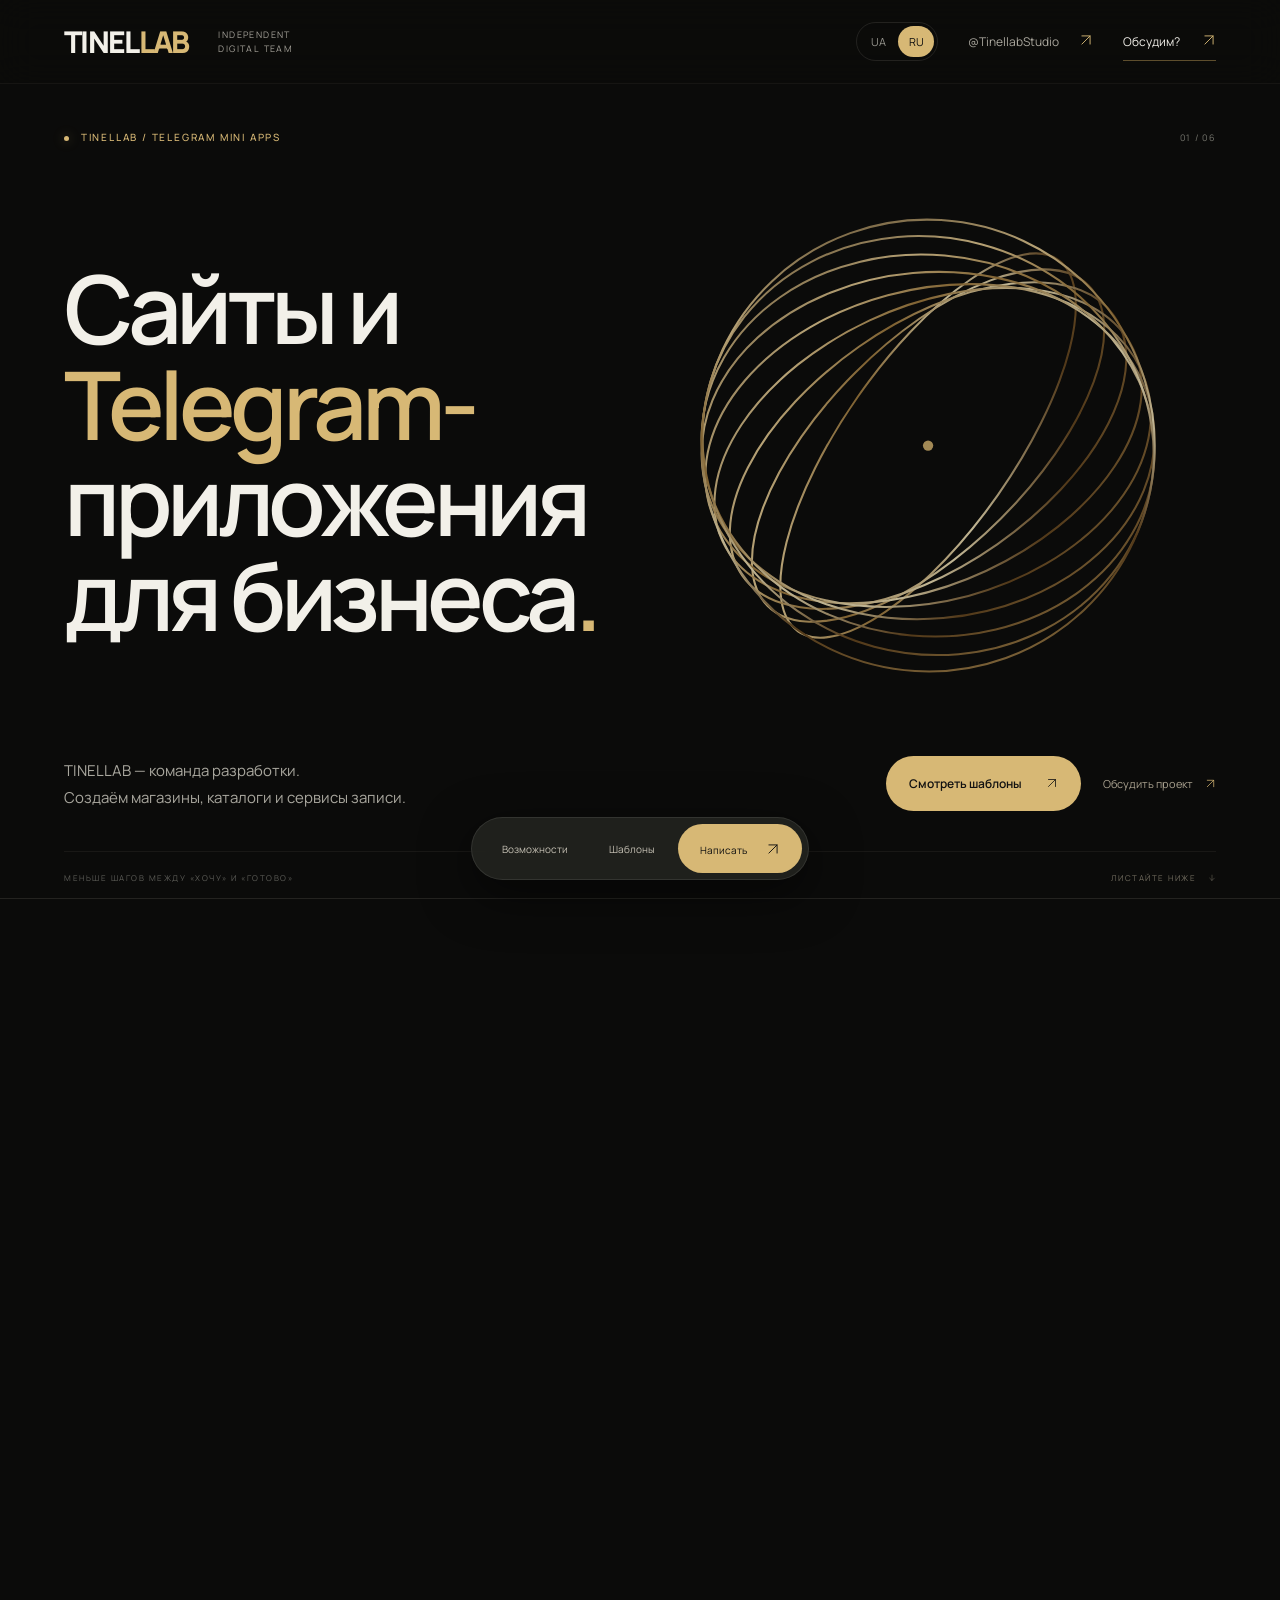
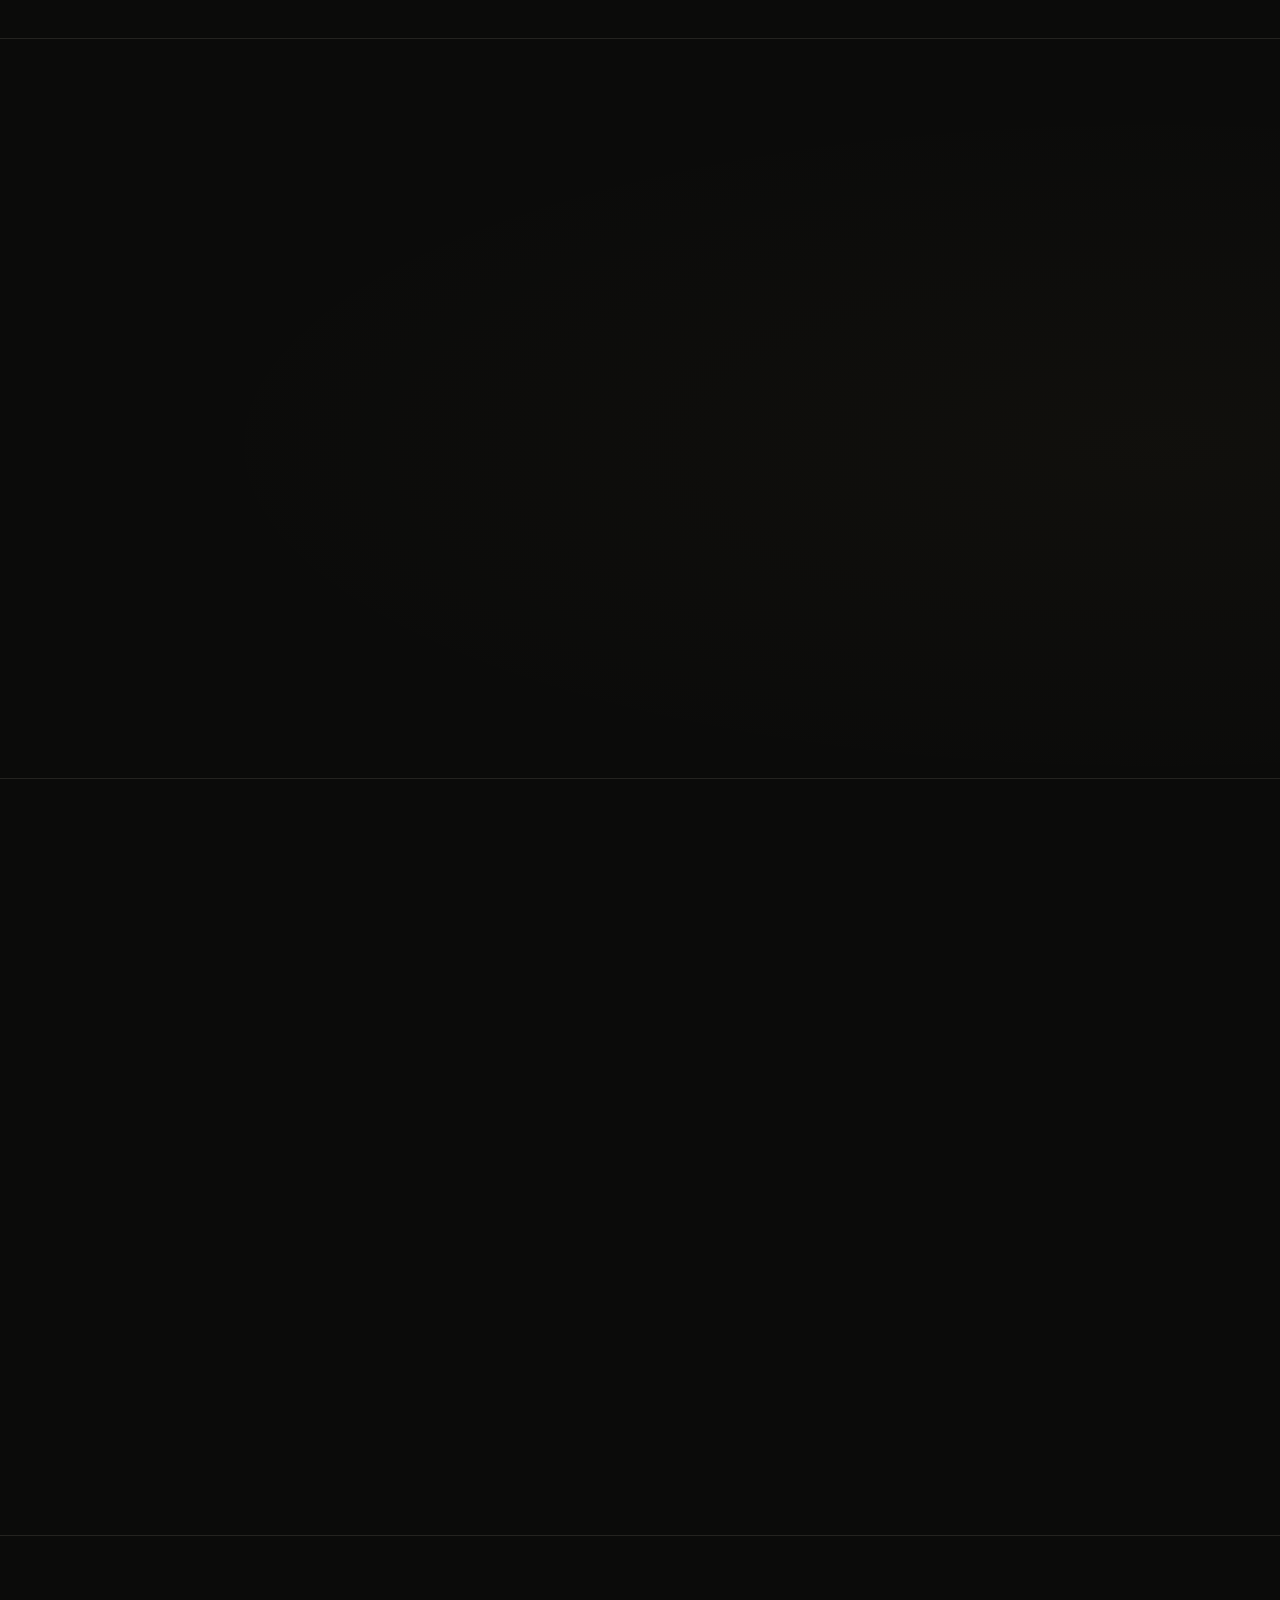
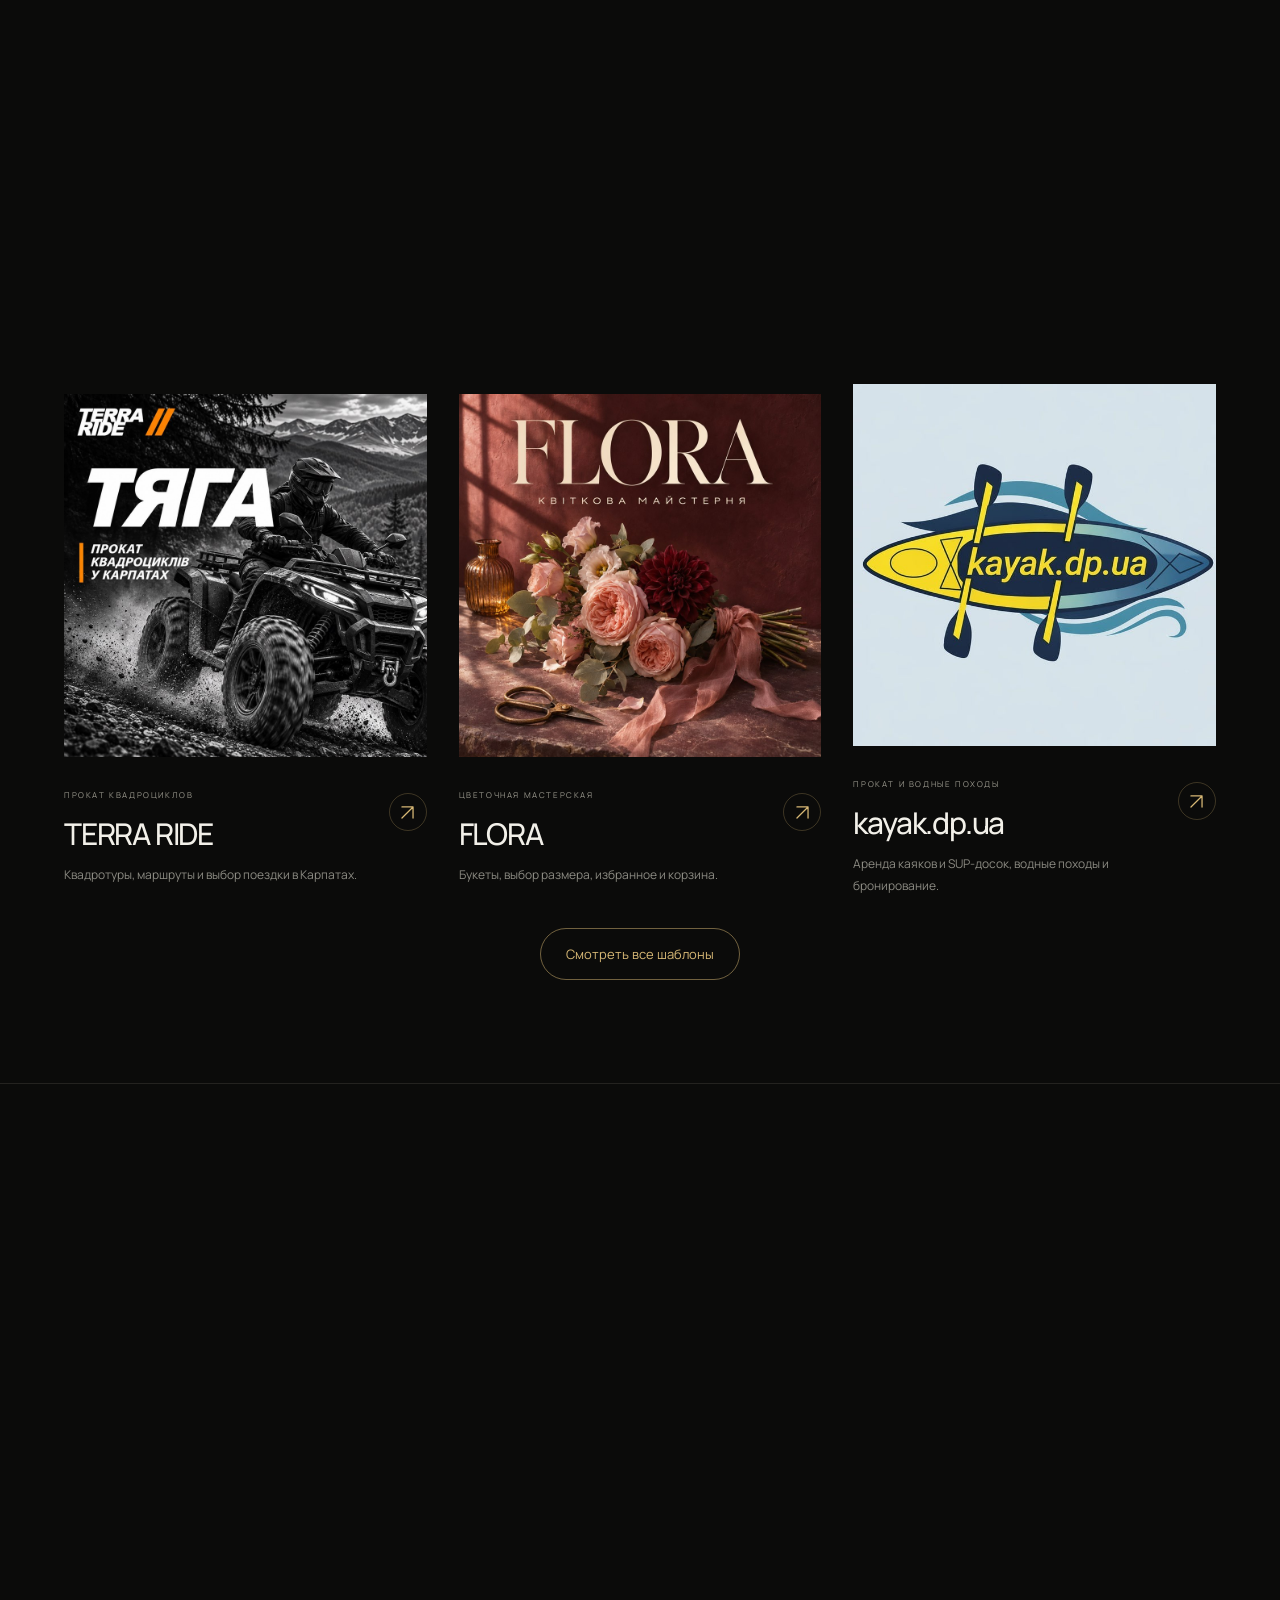
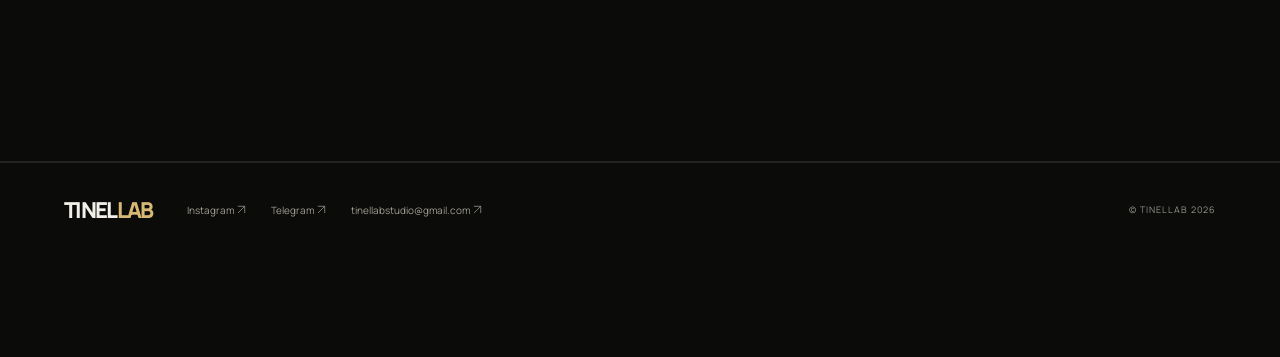
<file: index.html>
<!doctype html>
<html lang="ru" data-motion="full">
<head>
<meta charset="utf-8"><meta name="viewport" content="width=device-width,initial-scale=1,viewport-fit=cover">
<meta name="theme-color" content="#0b0b0a"><meta name="description" content="TINELLAB — разработка сайтов и Telegram-приложений для бизнеса. Магазины, каталоги и сервисы записи.">
<title>TINELLAB — сайты и Telegram-приложения для бизнеса</title>
<link rel="stylesheet" href="assets/css/main.css?v=gallery"><link rel="stylesheet" href="assets/css/premium.css?v=bottom-launch"><link rel="stylesheet" href="assets/css/contact.css">
<script defer src="assets/js/icons.js"></script><script defer src="assets/js/boot.js"></script><script defer src="data/projects.js?v=terra-cover"></script><script defer src="assets/js/player.js?v=kayak"></script><script defer src="assets/js/app.js?v=preview"></script><script defer src="assets/js/contact.js?v=field-feedback"></script><script defer src="assets/js/premium.js"></script>
<script async src="https://telegram.org/js/telegram-web-app.js" onload="window.dispatchEvent(new Event('telegram-ready'))"></script>
<link rel="stylesheet" href="assets/css/icons.css"><link rel="stylesheet" href="assets/css/story.css?v=clean-solution"><link rel="stylesheet" href="assets/css/project-covers.css?v=3"><script defer src="assets/js/scroll-scenes.js"></script><link rel="stylesheet" href="assets/css/language.css?v=motion"><script defer src="assets/js/i18n.js?v=preview"></script><link rel="stylesheet" href="assets/css/contact-feedback.css"><link rel="stylesheet" href="assets/css/catalog-expand.css"></head>
<body>
<div id="boot" hidden role="status" aria-label="Подготовка портфолио"><div class="boot-logo">TINELLAB</div><div class="boot-track" role="progressbar" aria-label="Готовность интерфейса" aria-valuemin="0" aria-valuemax="100" aria-valuenow="8"><i></i></div><div class="boot-label">Идея обретает форму</div></div>
<script>document.getElementById('boot').hidden=false;window.bootDeadline=setTimeout(function(){document.getElementById('boot').hidden=true},6000)</script>
<header class="topbar"><a class="brand" href="#home" aria-label="TINELLAB — главная">TINEL<span>LAB</span></a><span class="studio-caption">INDEPENDENT<br>DIGITAL TEAM</span><div class="language-picker" role="group" aria-label="Мова / Язык"><button type="button" data-language="uk" aria-pressed="false" lang="uk">UA</button><button type="button" data-language="ru" aria-pressed="true" lang="ru">RU</button></div><a class="header-contact" href="https://t.me/TinellabStudio" target="_blank" rel="noopener">@TinellabStudio <span>↗</span></a><button type="button" class="header-write" data-contact aria-label="Обсудить проект">Обсудим? <span>↗</span></button></header>
<main class="tma-story">
<section class="hero story-section" id="home" aria-labelledby="hero-title">
 <div class="hero-meta motion-item"><p class="eyebrow"><span class="dot"></span> TINELLAB / TELEGRAM MINI APPS</p><span class="story-index">01 / 06</span></div>
 <div class="hero-composition">
  <div class="hero-art" aria-hidden="true"><svg viewBox="0 0 600 620" fill="none"><defs><linearGradient id="metal" x1="100" y1="80" x2="500" y2="550" gradientUnits="userSpaceOnUse"><stop stop-color="#4c3517"/><stop offset=".24" stop-color="#f1d69b"/><stop offset=".39" stop-color="#a78040"/><stop offset=".55" stop-color="#fff0c3"/><stop offset=".72" stop-color="#6b4a20"/><stop offset="1" stop-color="#d6b46f"/></linearGradient></defs><g stroke="url(#metal)" stroke-width="2"><ellipse cx="300" cy="310" rx="220" ry="83" transform="rotate(-55 300 310)"/><ellipse cx="300" cy="310" rx="220" ry="100" transform="rotate(-45 300 310)"/><ellipse cx="300" cy="310" rx="220" ry="117" transform="rotate(-35 300 310)"/><ellipse cx="300" cy="310" rx="220" ry="134" transform="rotate(-25 300 310)"/><ellipse cx="300" cy="310" rx="220" ry="151" transform="rotate(-15 300 310)"/><ellipse cx="300" cy="310" rx="220" ry="168" transform="rotate(-5 300 310)"/><ellipse cx="300" cy="310" rx="220" ry="185" transform="rotate(5 300 310)"/><ellipse cx="300" cy="310" rx="220" ry="202" transform="rotate(15 300 310)"/><ellipse cx="300" cy="310" rx="220" ry="219" transform="rotate(25 300 310)"/></g><circle cx="300" cy="310" r="5" fill="#d6b46f"/></svg></div>
  <h1 class="motion-item" id="hero-title"><span class="hero-line">Сайты и</span><span class="hero-line hero-line-gold">Telegram-</span><span class="hero-line">приложения</span><span class="hero-line">для бизнеса<span class="gold-period">.</span></span></h1>
 </div>
 <div class="hero-bottom motion-item"><p class="intro">TINELLAB — команда разработки.<br>Создаём магазины, каталоги и сервисы записи.</p><div class="story-actions"><a class="button gold" href="#projects">Смотреть шаблоны <span>↗</span></a><button class="text-contact" type="button" data-contact>Обсудить проект <span>↗</span></button></div></div>
 <div class="hero-footer motion-item"><span>МЕНЬШЕ ШАГОВ МЕЖДУ «ХОЧУ» И «ГОТОВО»</span><a href="#friction" aria-label="Узнать больше">ЛИСТАЙТЕ НИЖЕ <span>↓</span></a></div>
</section>

<section class="story-section friction-section" id="friction" aria-labelledby="friction-title">
 <div class="story-section-meta motion-item"><p class="eyebrow">02 / ЗНАКОМО?</p><span class="story-index">THE EVERYDAY FRICTION</span></div>
 <div class="friction-layout"><div class="friction-intro motion-item"><h2 id="friction-title">Больше дела.<br><span>Меньше<br>переписок.</span></h2><div class="friction-ornament" aria-hidden="true"><span>ВРЕМЯ</span><svg viewBox="0 0 240 180" fill="none"><path d="M20 145C70 145 45 30 120 30S170 145 220 145" stroke="currentColor"/><path d="M20 130C65 130 55 45 120 45S175 130 220 130M20 115C70 115 70 60 120 60S170 115 220 115" stroke="currentColor" opacity=".3"/><circle cx="120" cy="30" r="5" fill="currentColor"/></svg><span>ДЛЯ ВАЖНОГО</span></div></div>
 <div class="friction-list"><article class="friction-row motion-item"><span class="row-index">01</span><div><h3>«А сколько стоит?»</h3><p>Одни и те же вопросы забирают время.</p></div><svg class="editorial-icon" viewBox="0 0 32 32" fill="none" aria-hidden="true"><path d="M5 6h22v16H15l-7 5v-5H5V6Z"/><path d="M11 12h10M11 17h6"/></svg></article><article class="friction-row motion-item"><span class="row-index">02</span><div><h3>Заявки среди сообщений.</h3><p>Важные детали приходится собирать вручную.</p></div><svg class="editorial-icon" viewBox="0 0 32 32" fill="none" aria-hidden="true"><rect x="8" y="5" width="19" height="22" rx="2"/><path d="M5 9H3v20h19M13 12h9M13 17h9M13 22h5"/></svg></article><article class="friction-row motion-item"><span class="row-index">03</span><div><h3>Клиент ушёл. Что дальше?</h3><p>Для следующего визита нужен удобный повод.</p></div><svg class="editorial-icon" viewBox="0 0 32 32" fill="none" aria-hidden="true"><path d="M25 14a10 10 0 1 0 0 8M25 5v9h-9"/><path d="M16 11v6l4 3"/></svg></article></div></div>
</section>

<section class="story-section solution-section" id="approach" aria-labelledby="solution-title">
 <div class="story-section-meta motion-item"><p class="eyebrow">03 / ВАШ БИЗНЕС. ОДНО ПРИЛОЖЕНИЕ.</p><span class="story-index">FROM INTEREST TO ACTION</span></div>
 <div class="solution-layout"><div class="solution-content"><h2 class="motion-item" id="solution-title">Выбрать.<br>Оформить.<br><span>Готово.</span></h2><p class="story-copy motion-item">Каталог, заказ или запись —<br>в понятном клиенту интерфейсе.</p><div class="solution-steps"><article class="motion-item"><span>01</span><div><h3>Клиент выбирает</h3></div></article><article class="motion-item"><span>02</span><div><h3>Оставляет заявку</h3></div></article><article class="motion-item"><span>03</span><div><h3>Вы получаете результат</h3></div></article></div></div>
 </div>
</section>

<section class="story-section return-section" id="return" aria-labelledby="return-title">
 <div class="story-section-meta motion-item"><p class="eyebrow">04 / ПРОДОЛЖЕНИЕ ЗНАКОМСТВА</p><span class="story-index">ONE VISIT IS JUST A START</span></div>
 <div class="return-layout"><div class="return-visual motion-item"><div class="return-orbit" aria-hidden="true"><svg viewBox="0 0 440 420" fill="none"><ellipse cx="220" cy="210" rx="185" ry="135" transform="rotate(-30 220 210)"/><ellipse cx="220" cy="210" rx="180" ry="130" transform="rotate(30 220 210)"/><circle cx="220" cy="210" r="160"/><circle cx="367" cy="147" r="5" fill="currentColor"/></svg></div><div class="reminder-example"><div class="reminder-head"><span class="reminder-logo">T</span><span>ВАШ БАРБЕРШОП</span><span>сейчас</span></div><h3>Время для нового образа?</h3><p>Выберите удобное время.<br>Будем рады видеть вас снова.</p><div class="reminder-action">Записаться <span>↗</span></div></div><p class="example-label">ПРИМЕР СЦЕНАРИЯ, А НЕ РЕАЛЬНОЕ УВЕДОМЛЕНИЕ</p></div><div class="return-content"><h2 class="motion-item" id="return-title">Первый заказ.<br><span>Следующий<br>визит.</span></h2><p class="story-copy motion-item">Повторные заказы, запись и напоминания — в вашем Telegram-приложении.</p></div></div>
</section>

<section class="work story-section" id="projects" aria-labelledby="projects-title"><div class="story-section-meta motion-item"><p class="eyebrow">05 / НЕ НА СЛОВАХ</p><span class="story-index">OPEN. EXPLORE. TRY.</span></div><div class="section-heading motion-item"><div><h2 id="projects-title">Посмотрите.<br><span>Попробуйте.</span></h2></div><p class="section-aside">Выберите формат для своей идеи.<br>Откройте и попробуйте.</p></div><div class="tabs motion-item" aria-label="Витрина решений"><button type="button" data-category="templates" aria-pressed="true">Шаблоны <span>04</span></button><button type="button" data-category="games" aria-pressed="false">Игры <span>01</span></button></div><div id="project-grid" class="grid" aria-live="polite"></div><button id="show-all-templates" class="show-all-templates" type="button" aria-controls="project-grid" aria-expanded="false" hidden>Смотреть все шаблоны</button></section>

<section class="contact story-section launch-section" id="contact" aria-labelledby="launch-title"><div class="story-section-meta motion-item"><p class="eyebrow">06 / ВАША ИДЕЯ — СЛЕДУЮЩАЯ</p><span class="contact-spark" aria-hidden="true">✳</span></div><div class="launch-layout"><div><h2 class="motion-item" id="launch-title">Теперь —<br><span>ваш проект.</span></h2><p class="story-copy motion-item">Начнём с задачи и референса.<br>Предложим подходящий формат.</p><div class="launch-actions motion-item"><button type="button" class="button gold contact-cta" data-contact>Обсудить проект <span>↗</span></button><a class="direct-contact" href="https://t.me/TinellabStudio" target="_blank" rel="noopener">Или сразу в Telegram <span>↗</span></a></div></div><div class="launch-process"><article class="motion-item"><span class="row-index">01</span><div><h3>Обсуждаем задачу</h3><p>Что нужно клиентам и вашему бизнесу.</p></div></article><article class="motion-item"><span class="row-index">02</span><div><h3>Согласовываем запуск</h3><p>Функции, стоимость и сроки.</p></div></article><article class="motion-item"><span class="row-index">03</span><div><h3>Создаём и проверяем</h3><p>От интерфейса до работы в Telegram.</p></div></article><p class="launch-footnote motion-item">Масштаб проекта может быть разным.<br>Внимание к деталям — всегда.</p></div></div></section>
</main>

<footer><a class="brand" href="#home">TINEL<span>LAB</span></a><div class="footer-links"><a href="https://www.instagram.com/tinellabstudio/" target="_blank" rel="noopener noreferrer">Instagram ↗</a><a href="https://t.me/TinellabStudio" target="_blank" rel="noopener">Telegram ↗</a><a href="mailto:tinellabstudio@gmail.com">tinellabstudio@gmail.com ↗</a></div><span>© TINELLAB 2026</span></footer>
<nav class="floating-nav" aria-label="Навигация портфолио"><a href="#approach">Возможности</a><a href="#projects">Шаблоны</a><button type="button" data-contact>Написать <span>↗</span></button></nav>
<dialog id="project-dialog" aria-labelledby="project-title"><div class="dialog-top"><span class="eyebrow">TINELLAB / ОБЗОР РЕШЕНИЯ</span><button type="button" class="close" aria-label="Закрыть карточку" autofocus>✕</button></div><div id="project-details"></div><footer class="project-dialog-footer" hidden><button type="button" class="button gold project-launch"></button></footer></dialog>
<dialog id="contact-dialog" class="contact-dialog" aria-labelledby="contact-title" aria-describedby="contact-intro"><div class="form-topline"><span>TINELLAB / LET’S CREATE</span><button type="button" class="close" aria-label="Закрыть контакты">✕</button></div><div class="contact-form-inner"><p class="eyebrow">ХОРОШИЕ ПРОЕКТЫ НАЧИНАЮТСЯ С РАЗГОВОРА</p><h2 id="contact-title"><span>Есть идея?</span><br>Расскажите нам.</h2><p id="contact-intro" class="contact-intro">Несколько слов о вашей задаче — и мы познакомимся ближе.</p><form id="inquiry-form" novalidate>
  <div class="form-row">
    <label>Как вас зовут <span>*</span><input name="name" autocomplete="name" maxlength="100" required placeholder="Ваше имя"></label>
    <label>Номер телефона <span>*</span><input type="tel" name="phone" autocomplete="tel" inputmode="tel" maxlength="32" required placeholder="+380 XX XXX XX XX"></label>
  </div>
  <label>Пару слов о проекте (необязательно)<textarea name="idea" rows="3" maxlength="4000" placeholder="Что хотите создать? Какие функции важны? Добавьте ссылку на референс."></textarea></label>
  <div class="form-bottom"><button class="button gold form-submit" type="submit">Оставить заявку <span>↗</span></button></div>
  <p class="form-note">Свяжемся с вами по телефону.</p>
  <p class="form-status" role="status" aria-live="polite"></p>
</form></div><div class="inquiry-success" hidden role="status"><div class="inquiry-success-mark" aria-hidden="true">✓</div><h2 tabindex="-1">Спасибо, что выбираете TINELLAB!</h2><p>Заявка получена. Мы свяжемся с вами по телефону.</p><button type="button" class="button gold">Готово</button></div></dialog>
</body></html>
</file>
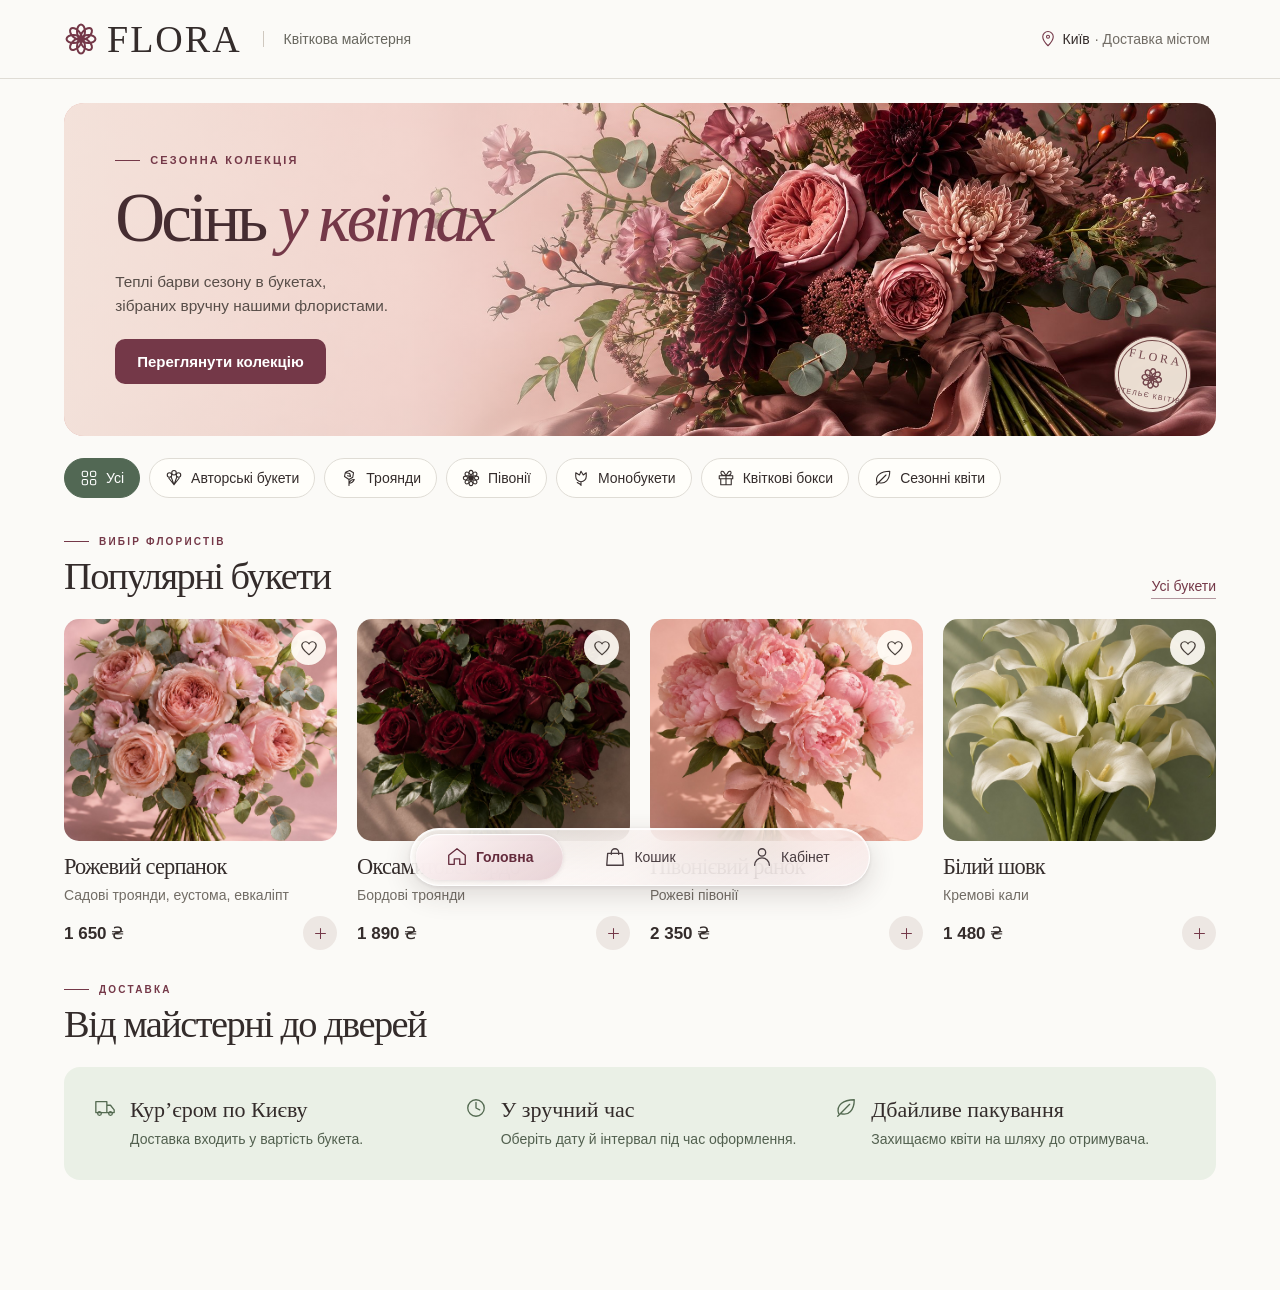
<file: projects/flora/index.html>
<!doctype html><html lang="uk"><head><meta charset="utf-8"><meta name="viewport" content="width=device-width, initial-scale=1, viewport-fit=cover"><meta name="theme-color" content="#fbfaf7"><meta name="description" content="Авторські букети та сезонні квіткові композиції FLORA з доставкою у Києві."><title>FLORA · Квіткова майстерня</title><link rel="icon" href="flower.svg"><link rel="stylesheet" href="style.css"><link rel="stylesheet" href="shop.css"><script async id="telegram-sdk" src="https://telegram.org/js/telegram-web-app.js?65"></script><script defer src="products.js"></script><script defer src="shop.js"></script><script defer src="app.js"></script></head><body>
<header class="mast"><div class="frame mast-in"><button class="brand" data-nav="home" aria-label="FLORA — Головна"><span data-i="flower"></span>FLORA</button><span class="brand-note">Квіткова майстерня</span><button class="city" id="deliveryLink"><span data-i="pin"></span> Київ <span class="city-more"> · Доставка містом</span></button></div></header>
<main class="frame"><section id="homePage">
<div class="hero"><img class="hero-img" src="img/hero.jpg" alt="Осінній букет у рожевих та винних відтінках" fetchpriority="high"><div class="hero-copy"><div class="eyebrow"><i></i> Сезонна колекція</div><h1>Осінь <em>у квітах</em></h1><p>Теплі барви сезону в букетах,<br>зібраних вручну нашими флористами.</p><button class="primary" id="collection">Переглянути колекцію</button></div><span class="season-mark" aria-hidden="true"><span>FLORA</span><b data-i="flower"></b><small>АТЕЛЬЄ КВІТІВ</small></span></div>
<div id="categories" class="categories" aria-label="Категорії букетів"></div><section id="bouquets"><div class="section-title"><div><div class="eyebrow"><i></i> Вибір флористів</div><h2 id="listTitle">Популярні букети</h2></div><button id="allProducts" class="text-link">Усі букети</button></div><div id="cards" class="product-grid"></div></section>
<section id="delivery"><div class="section-title"><div><div class="eyebrow"><i></i> Доставка</div><h2>Від майстерні до дверей</h2></div></div><div class="benefits"><article><span data-i="truck"></span><div><h3>Кур’єром по Києву</h3><p>Доставка входить у вартість букета.</p></div></article><article><span data-i="clock"></span><div><h3>У зручний час</h3><p>Оберіть дату й інтервал під час оформлення.</p></div></article><article><span data-i="leaf"></span><div><h3>Дбайливе пакування</h3><p>Захищаємо квіти на шляху до отримувача.</p></div></article></div></section>
</section><section id="detailPage" hidden></section><section id="shopPage" hidden></section></main>
<nav class="dock" aria-label="Основна навігація"><div><button data-nav="home"><span data-i="home"></span>Головна</button><button data-nav="cart"><span class="bag"><span data-i="bag"></span><b id="count" hidden></b></span>Кошик</button><button data-nav="cabinet"><span data-i="user"></span>Кабінет</button></div></nav><div id="toast" role="status"></div></body></html>
</file>
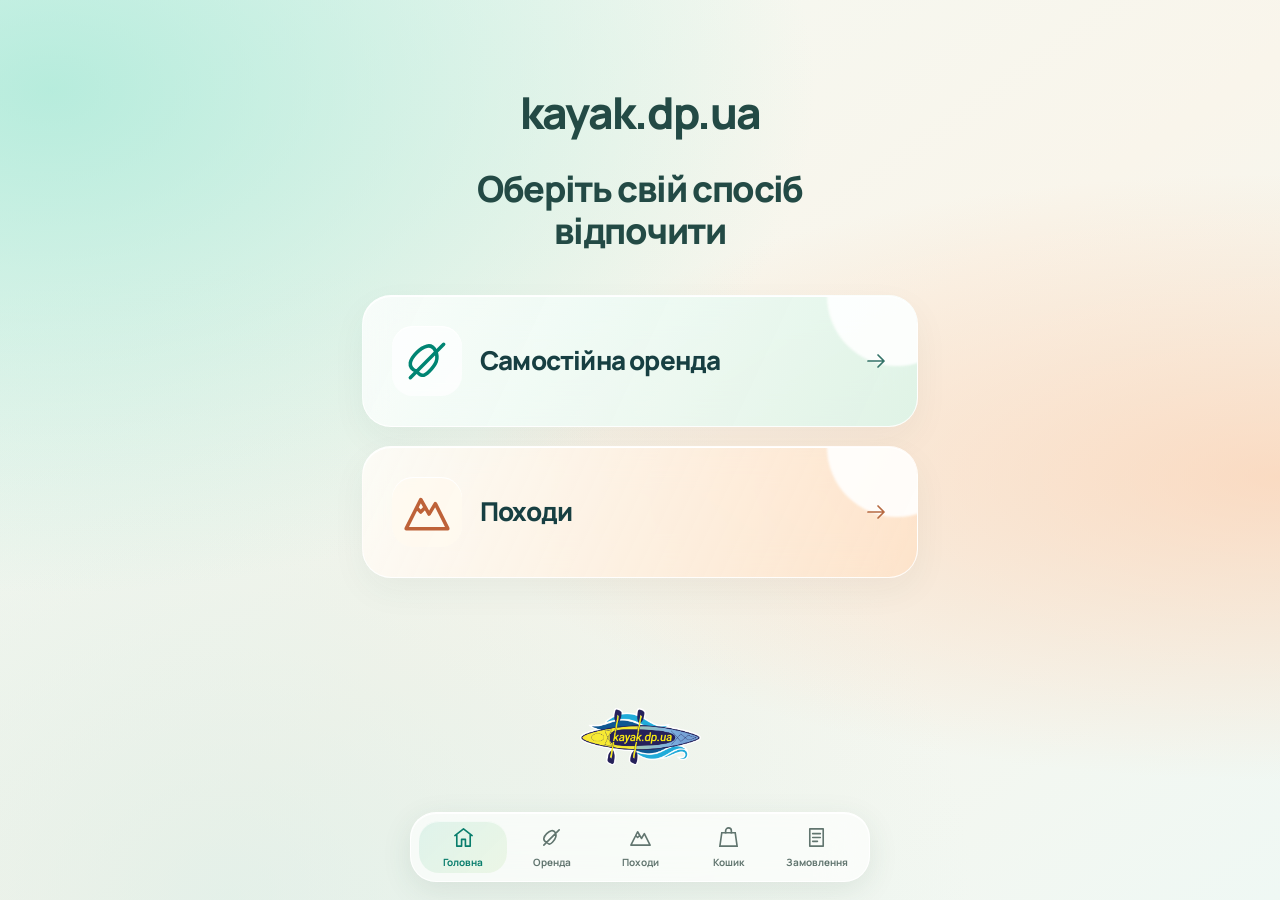
<file: projects/kayak/index.html>
<!doctype html><html lang="uk"><head><meta charset="utf-8"><meta name="viewport" content="width=device-width,initial-scale=1,viewport-fit=cover"><meta name="theme-color" content="#f3faf6"><meta name="description" content="Каяки, SUP та авторські походи Дніпром. Оберіть свою пригоду з kayak.dp.ua."><title>kayak.dp.ua · Твоя пригода на воді</title><link rel="stylesheet" href="app.css?v=23"><link rel="stylesheet" href="mobile.css?v=23"><script src="https://telegram.org/js/telegram-web-app.js" defer></script><script src="catalog-data.js?v=23" defer></script><script src="tours-data.js?v=23" defer></script><script src="booking-core.js?v=23" defer></script><script src="app.js?v=24" defer></script><script src="mobile.js?v=23" defer></script><link rel="stylesheet" href="polish.css?v=23"><link rel="stylesheet" href="glass.css?v=23"><link rel="icon" type="image/png" href="img/kayakdnepr.png"></head><body><header><a class="brand" href="#home" aria-label="kayak.dp.ua — на головну"><span class="brand-wordmark">kayak.dp.ua</span></a></header><div class="layout"><main id="app"></main><aside id="side-cart" aria-label="Кошик"></aside></div><footer class="site-footer"><img src="img/kayakdnepr.png" alt="kayak.dp.ua" class="footer-logo" loading="lazy"></footer><button id="quick-cart" class="quick-cart" data-page="cart" hidden></button><nav aria-label="Головна навігація"><button data-page="home"><svg viewBox="0 0 24 24" fill="none" stroke="currentColor" stroke-width="1.7" stroke-linecap="round" stroke-linejoin="round" aria-hidden="true"><path d="M3 10 12 3l9 7M5 9v12h5v-7h4v7h5V9"/></svg><span>Головна</span></button><button data-page="rental"><svg viewBox="0 0 24 24" fill="none" stroke="currentColor" stroke-width="1.7" stroke-linecap="round" stroke-linejoin="round" aria-hidden="true"><path d="M4 20 20 4M7 17c-5-2-3-6 0-9s7-5 9-1 0 7-3 10-4 2-6 0Z"/></svg><span>Оренда</span></button><button data-page="tours"><svg viewBox="0 0 24 24" fill="none" stroke="currentColor" stroke-width="1.7" stroke-linecap="round" stroke-linejoin="round" aria-hidden="true"><path d="m2 20 7-14 4 7 3-5 6 12H2ZM7 10l2 2 2-2"/></svg><span>Походи</span></button><button data-page="cart" class="nav-cart" aria-label="Кошик"><svg viewBox="0 0 24 24" fill="none" stroke="currentColor" stroke-width="1.7"><path d="M5 7h14l2 14H3L5 7ZM9 8V5a3 3 0 0 1 6 0v3"/></svg><span>Кошик</span><b id="count" hidden>0</b></button><button data-page="orders"><svg viewBox="0 0 24 24" fill="none" stroke="currentColor" stroke-width="1.7" stroke-linecap="round" stroke-linejoin="round" aria-hidden="true"><path d="M5 3h14v18H5ZM8 8h8M8 12h8M8 16h5"/></svg><span>Замовлення</span></button></nav><dialog id="detail" aria-labelledby="dialog-title"><button class="close" aria-label="Закрити">×</button><div id="detail-content"></div></dialog><div role="status" id="toast"></div></body></html>
</file>
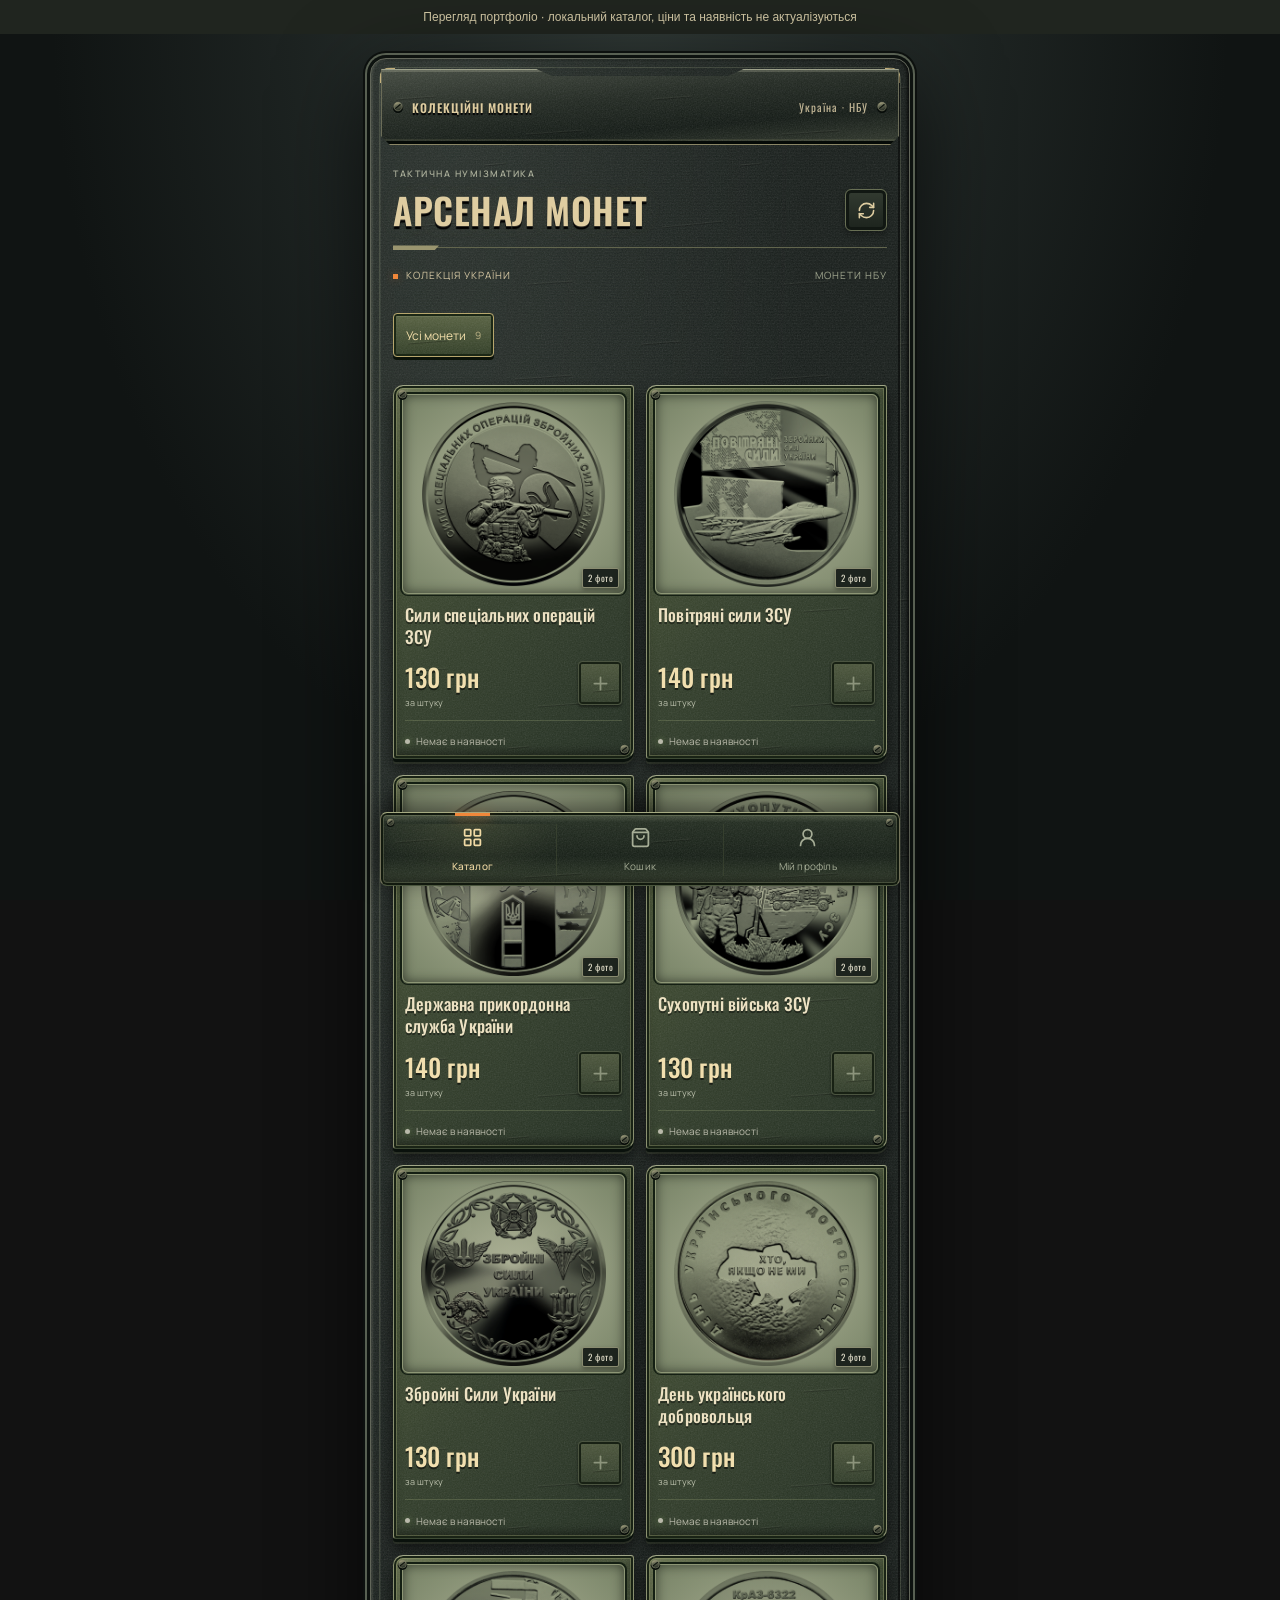
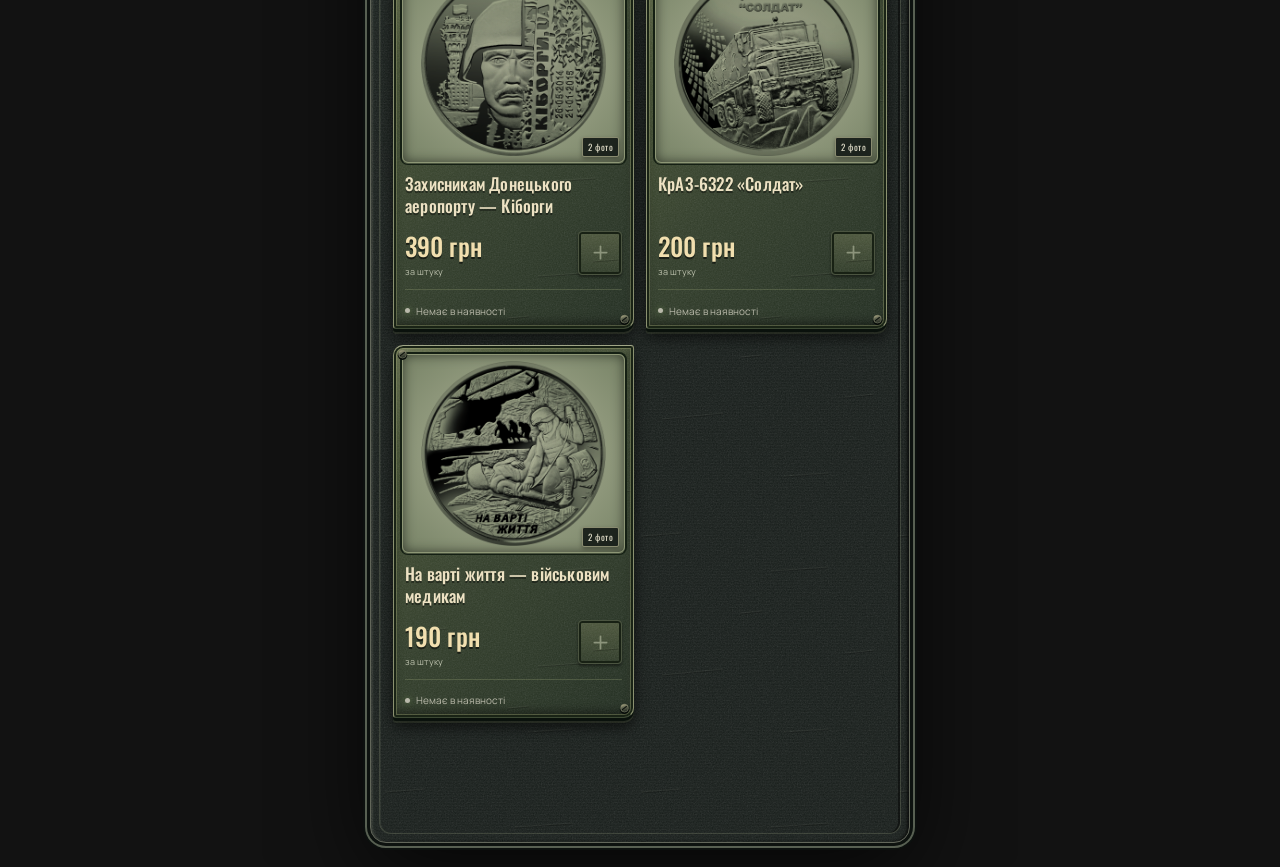
<file: projects/militarycoin/index.html>
<!doctype html>
<html lang="uk"><head><meta charset="UTF-8"/><meta name="viewport" content="width=device-width,initial-scale=1,viewport-fit=cover"/><meta name="theme-color" content="#151918"/><script src="portfolio.js"></script><title>MilitaryCoin — колекційні монети</title>  <script type="module" crossorigin src="./assets/index-B5UHAdoV.js"></script>
  <link rel="stylesheet" crossorigin href="./assets/index-CrmmJdqc.css">
</head><body><div style="background:#20251f;color:#d2c8a5;padding:10px;text-align:center;font:12px sans-serif">Перегляд портфоліо · локальний каталог, ціни та наявність не актуалізуються</div><div id="root"></div></body></html>
</file>
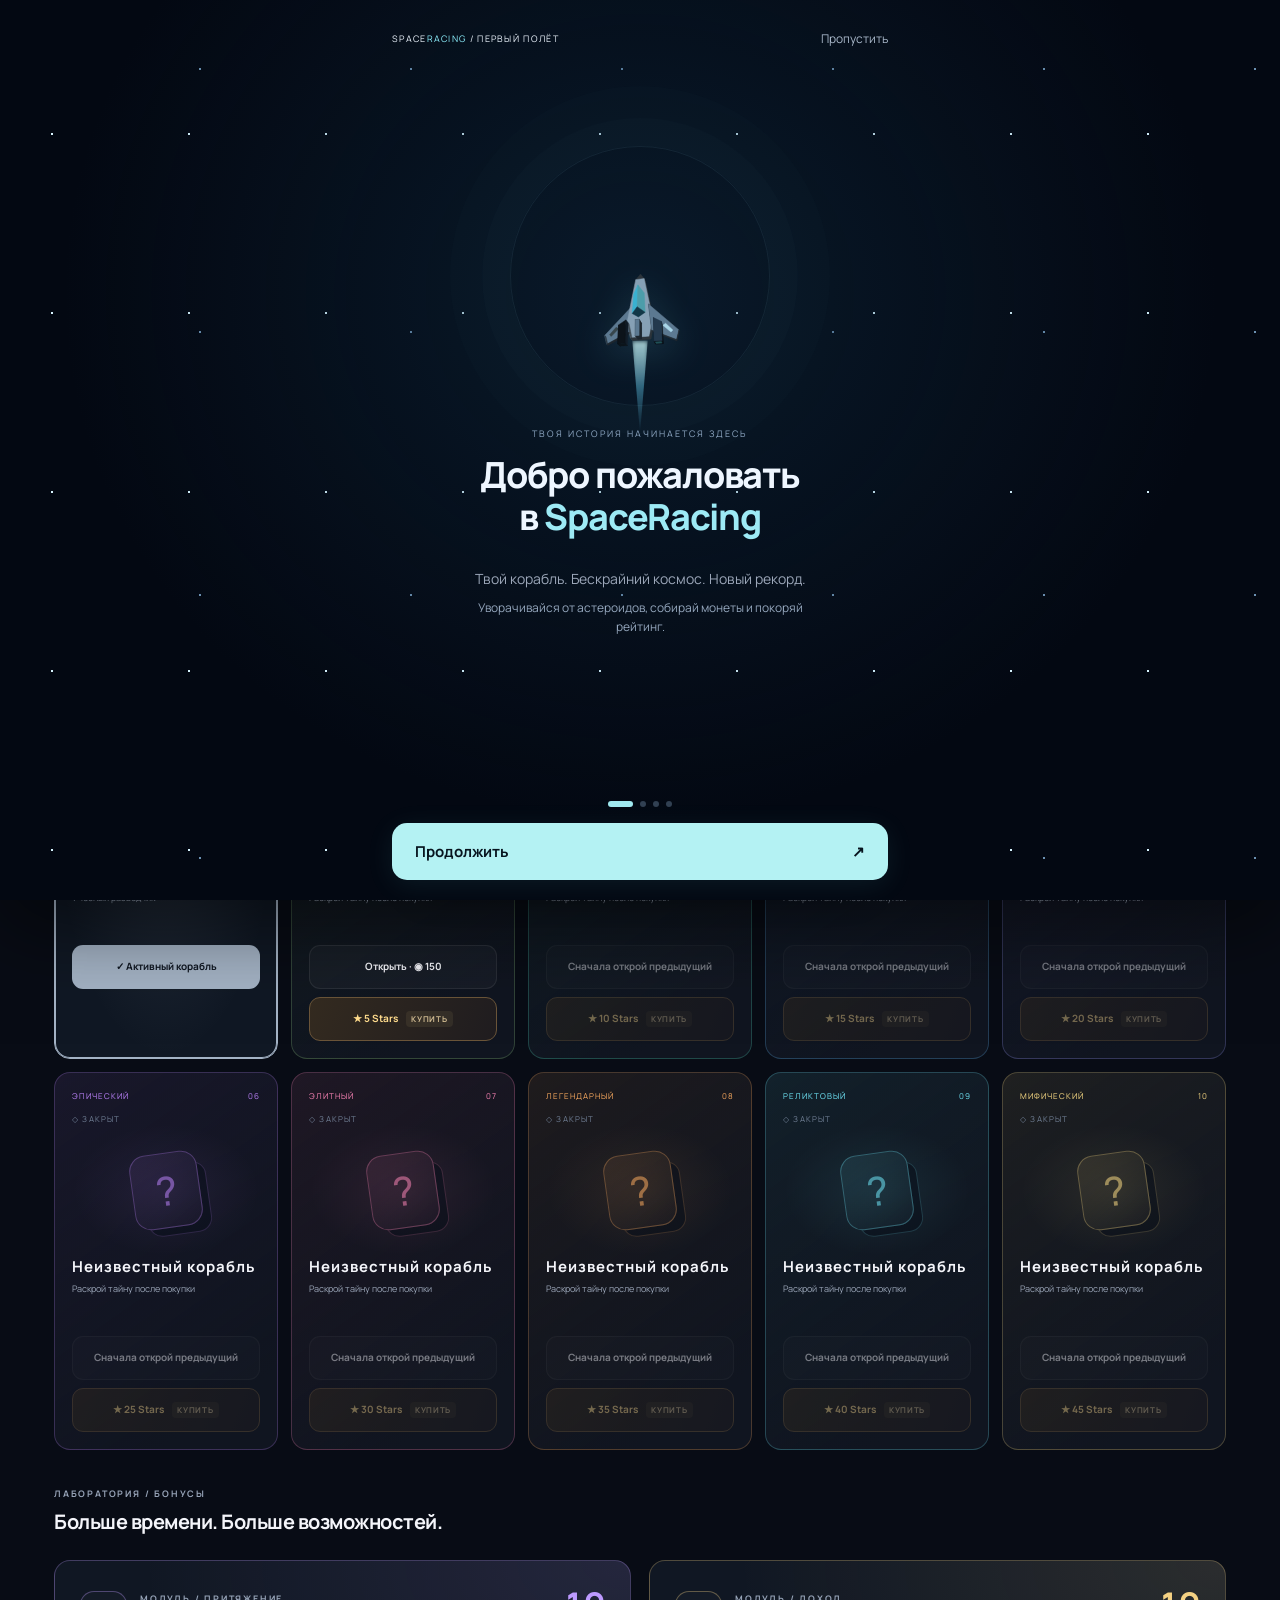
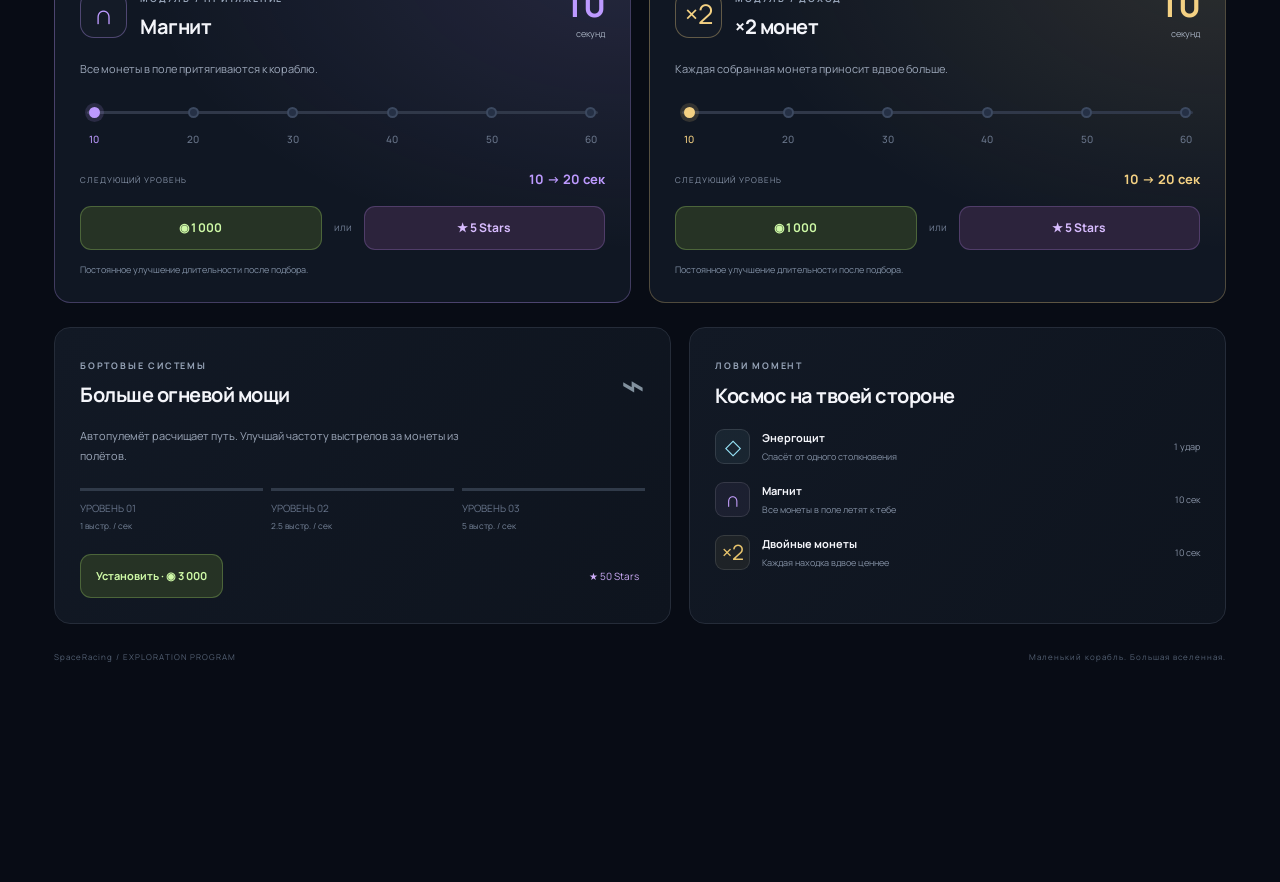
<file: projects/orbita/index.html>
<!doctype html>
<html lang="ru"><head><meta charset="utf-8"><meta name="viewport" content="width=device-width,initial-scale=1,viewport-fit=cover"><meta name="theme-color" content="#080c15"><meta name="description" content="SpaceRacing — космический раннер. Исследуй космос, собирай монеты и открывай корабли."><title>SpaceRacing · За пределами привычного</title><link rel="stylesheet" href="style.css?v=four-sheets-1"><link rel="stylesheet" href="ui-polish.css?v=four-sheets-1"><script src="cloud.js?v=four-sheets-1" defer></script><script src="ships.js?v=four-sheets-1" defer></script><script src="flight-visuals.js?v=four-sheets-1" defer></script><script src="bonus-upgrades.js?v=four-sheets-1" defer></script><script src="flight-events.js?v=four-sheets-1" defer></script><script src="ship-3d.js?v=four-sheets-1" defer></script><script src="wallet.js?v=four-sheets-1" defer></script><script src="app.js?v=clean-panels-1" defer></script><script src="leaderboard.js?v=clean-panels-1" defer></script><script src="admin.js?v=four-sheets-1" defer></script><link rel="stylesheet" href="onboarding.css?v=3"><script src="onboarding.js?v=3" defer></script><script src="portfolio.js" defer></script></head>
<body><div class="app"><header><a class="brand" href="#" aria-label="SpaceRacing, главная"><span class="brand-mark">◈</span> SpaceRacing<span class="beta">BETA</span></a><div class="header-right"><span class="balance">◉ <b id="balance">0</b></span><button class="icon-btn" id="sound" aria-label="Включить звук">♫</button></div></header>
<main><section id="catalog" class="page"><div class="eyebrow"><span class="live-dot"></span> СИСТЕМЫ ГОТОВЫ К ПОЛЁТУ <span class="sector">СЕКТОР 001 / АНДРОМЕДА</span></div><div class="hero"><div class="hero-copy"><span class="kicker">ТВОЯ ИСТОРИЯ НАЧИНАЕТСЯ ЗДЕСЬ</span><h1>Космос.<br>Без ограничений<span>.</span></h1><p>Оставь привычное на Земле.<br>Открывай корабли. Лети дальше.</p><div class="controls-hint">↔ Стрелки / A D <span>·</span> На телефоне — двигай пальцем</div></div><div class="hangar"><div class="orbit orbit-one"></div><div class="orbit orbit-two"></div><div class="planet"></div><div id="heroShip" class="hero-ship"></div><span class="ship-label"><span id="activeNumber">01</span> — <b id="activeName">PIONEER</b><small>ЛЁГКИЙ РАЗВЕДЧИК</small></span><span class="coordinate">X 048.21<br>Y 091.07</span></div><div class="hero-footer"><span><i></i> ДАЛЬНИЙ КОСМОС</span><span>ТВОЙ РЕКОРД <b id="record">0 м</b></span></div></div>
<div class="section-title"><div><span class="kicker">АНГАР / КОЛЛЕКЦИЯ</span><h2>Твой следующий горизонт</h2></div><span class="muted" id="ownedCount">01 / 10 кораблей</span></div><div class="ships" id="ships"></div>
<div class="section-title"><div><span class="kicker">ЛАБОРАТОРИЯ / БОНУСЫ</span><h2>Больше времени. Больше возможностей.</h2></div></div><section class="bonus-upgrades-grid" id="bonusUpgrades" aria-label="Улучшения бонусов"></section><div class="bottom-grid"><section class="upgrade panel"><div class="section-title"><div><span class="kicker">БОРТОВЫЕ СИСТЕМЫ</span><h2>Больше огневой мощи</h2></div><span class="system-icon">⌁</span></div><p>Автопулемёт расчищает путь. Улучшай частоту выстрелов за монеты из полётов.</p><div class="upgrade-levels" id="levels"></div><div class="upgrade-actions"><button id="upgrade" class="secondary"></button><button id="stars" class="text-btn">★ Telegram Stars <span>↗</span></button></div></section><section class="bonuses panel"><span class="kicker">ЛОВИ МОМЕНТ</span><h2>Космос на твоей стороне</h2><div class="bonus"><span class="bonus-icon cyan">◇</span><div><b>Энергощит</b><small>Спасёт от одного столкновения</small></div><em>1 удар</em></div><div class="bonus"><span class="bonus-icon purple">∩</span><div><b>Магнит</b><small>Все монеты в поле летят к тебе</small></div><em id="magnetDuration">10 сек</em></div><div class="bonus"><span class="bonus-icon gold">×2</span><div><b>Двойные монеты</b><small>Каждая находка вдвое ценнее</small></div><em id="doubleDuration">10 сек</em></div></section></div></section>
<section id="leaderboard" class="page hidden">
<div class="ranking-intro"><span class="kicker">ГАЛАКТИЧЕСКИЙ РЕЙТИНГ</span><h1>Среди звёзд.<br>Среди лучших<span>.</span></h1><p>Каждый рекорд начинается с одного полёта.</p></div>
<section class="ranking-panel"><div class="ranking-toolbar"><h2><span>♜</span> Топ игроков</h2></div>
<p class="ranking-status" id="rankingStatus" role="status">Общий рейтинг ещё не подключён. Результаты других игроков появятся после подключения сервера.</p>
<section id="contestClock" class="contest-clock" aria-label="Время конкурса"><span class="kicker">ДО КОНЦА КОНКУРСА</span><h2 id="contestClockTitle">Подключаем таймер…</h2><div class="countdown-grid"><div><b id="clockDays">—</b><small>дней</small></div><div><b id="clockHours">—</b><small>часов</small></div><div><b id="clockMinutes">—</b><small>минут</small></div><div><b id="clockSeconds">—</b><small>секунд</small></div></div><p id="contestClockNote" role="status">Получаем время с сервера</p></section>
<div class="ranking-table-wrap"><table class="ranking-table"><thead><tr><th scope="col">Никнейм</th><th scope="col">Дальность</th></tr></thead><tbody id="rankingRows"></tbody></table></div>
<p class="ranking-footnote">Место в топе определяется суммой метров за текущий конкурс. Новый конкурс начинает отсчёт с нуля. На паузе конкурсные метры не начисляются.</p>
</section></section>
<section id="profile" class="page hidden"><div class="profile-heading"><span class="avatar">◈</span><div><span class="kicker">КАРТОЧКА ПИЛОТА</span><h1 id="pilotName">Исследователь</h1><p>Каждый полёт — новая история.</p></div></div><div class="stats" id="stats"></div><section class="panel"><h2>Бортовой журнал</h2><p class="muted">Последние 30 полётов на этом устройстве. Общие итоги выше загружаются с сервера.</p><div class="table-wrap"><table><thead><tr><th>Полёт</th><th>Дистанция</th><th>Заработано</th></tr></thead><tbody id="history"></tbody></table></div></section></section>
</main><footer class="desktop-footer"><span>SpaceRacing / EXPLORATION PROGRAM</span><span>Маленький корабль. Большая вселенная.</span></footer><nav><button data-page="catalog" class="active"><span>▦</span>Каталог</button><button data-page="leaderboard"><span>♜</span>Таблица лидеров</button><button data-page="profile"><span>◎</span>Мой профиль</button></nav></div>
<aside id="launchDock" aria-label="Выбранный корабль"><div><small>ГОТОВ К СТАРТУ</small><b id="launchShipName">PIONEER</b></div><button class="primary launch">Начать полёт ↗</button></aside><div id="game" class="hidden"><canvas id="space"></canvas><div class="game-top"><button id="pause" class="icon-btn" aria-label="Пауза">Ⅱ</button><span><small>ДИСТАНЦИЯ</small><b id="distance">0 м</b></span><span class="game-coins">◉ <b id="coins">0</b></span></div><div id="effects"></div><div id="flightEvent" role="status" aria-live="polite"></div><div class="flight-hint" id="flightHint">Двигай корабль влево и вправо · Избегай астероидов</div><div class="game-region" id="region">ТУМАННОСТЬ ОРИОНА</div></div>
<dialog id="modal"><button id="closeModal" class="modal-close" aria-label="Закрыть">×</button><div id="modalContent"></div></dialog><div id="toast" role="status"></div></body></html>
</file>
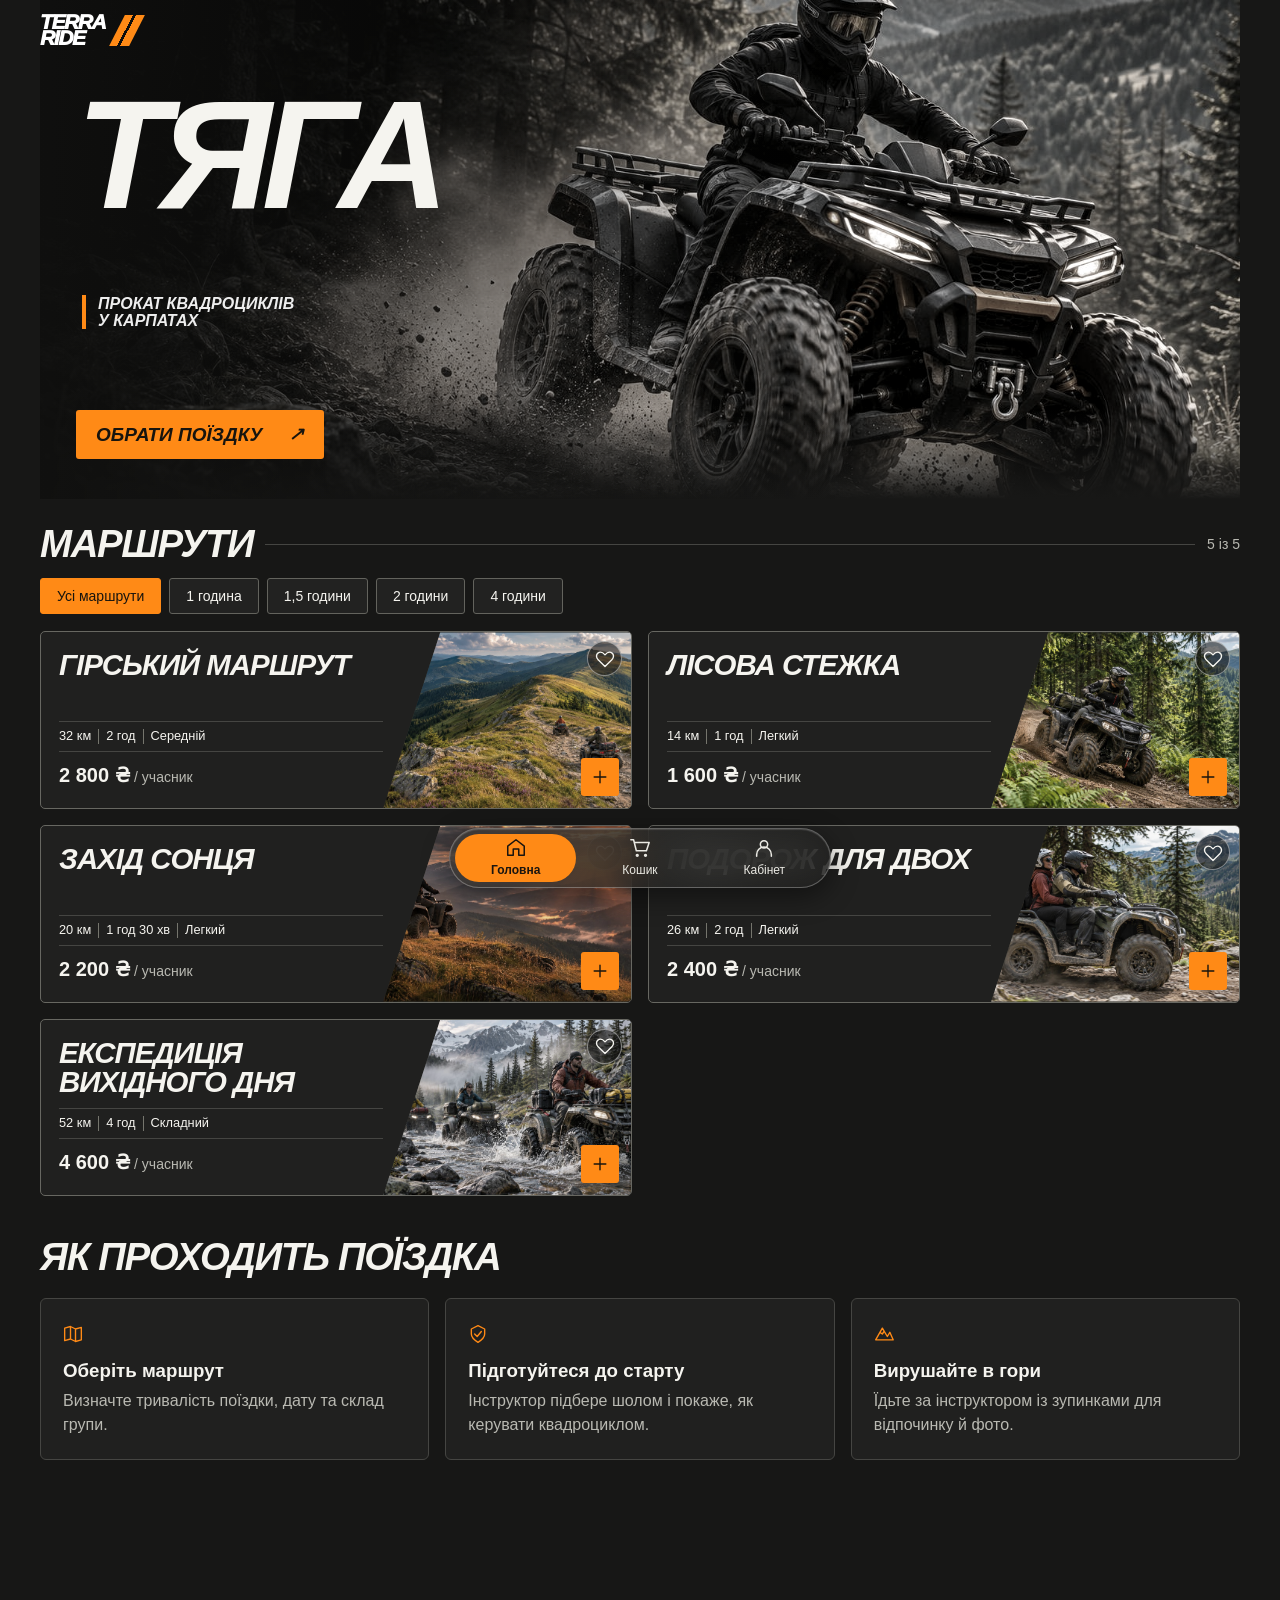
<file: projects/terra-ride/index.html>
<!doctype html>
<html lang="uk"><head><meta charset="utf-8"><meta name="viewport" content="width=device-width,initial-scale=1,viewport-fit=cover"><meta name="theme-color" content="#171716"><title>TERRA RIDE — Квадротури в Карпатах</title><link rel="stylesheet" href="./style.css"><link rel="stylesheet" href="./traction.css"><script defer src="./app.js" type="module"></script><script async src="https://telegram.org/js/telegram-web-app.js" onload="Telegram.WebApp.ready();Telegram.WebApp.expand()"></script></head><body><header><div class="wrap mast"><button class="brand" data-go="home" aria-label="TERRA RIDE — Головна"><span>TERRA<br>RIDE</span><i aria-hidden="true"></i></button></div></header><main id="main"><p class="wrap">Завантажуємо маршрути…</p></main><nav id="nav" aria-label="Основна навігація"></nav><dialog id="modal"></dialog><div id="toast" role="status"></div></body></html>
</file>
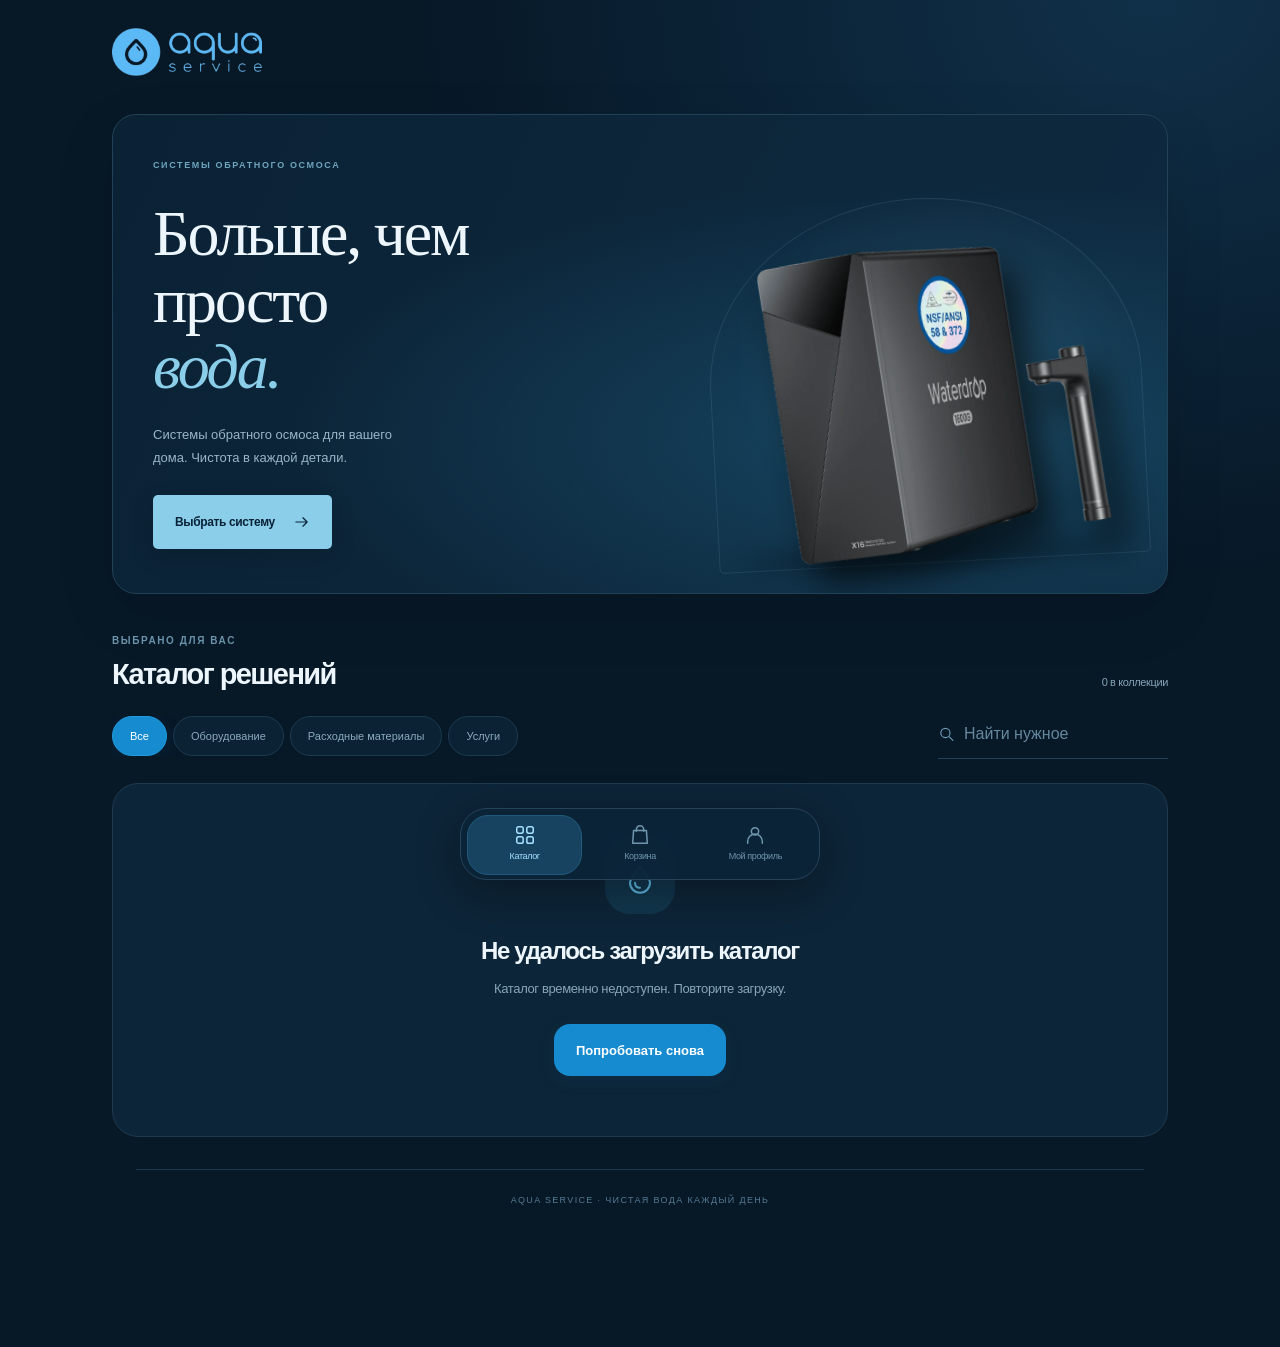
<file: projects/watermar/index.html>
<!doctype html>
<html lang="ru" data-motion="smooth">
<head>
  <meta charset="utf-8">
  <meta name="viewport" content="width=device-width,initial-scale=1,viewport-fit=cover">
  <meta name="theme-color" content="#071827">
  <meta name="description" content="WATERMAR — системы очистки воды, расходные материалы и забота о вашей воде.">
  <title>WATERMAR — чистота каждый день</title>
  <link rel="icon" href="./favicon.svg" type="image/svg+xml">
  <link rel="stylesheet" href="./app.css">
  <link rel="stylesheet" href="./water-theme.css">
  <link rel="stylesheet" href="./ocean-dark.css">
  
  <script type="module" src="./app.js"></script>
</head>
<body>
  <div id="preview-banner" hidden>Просмотр проекта WATERMAR · оформление заказов отключено</div>
  <header class="topbar">
    <a href="#catalog" class="brand" aria-label="Aqua Service — каталог"><img class="brand-image" src="./img/aquaservice_logo.png" alt="Aqua Service" width="880" height="282"></a>
  </header>
  <main id="app" tabindex="-1" aria-label="Магазин WATERMAR"><div class="loading-state"><div class="spinner"></div><p>Готовим вашу коллекцию</p></div></main>
  <nav class="dock" aria-label="Основная навигация">
    <span class="dock-highlight" aria-hidden="true"></span>
    <a href="#catalog" data-tab="catalog"><span data-icon="catalog"></span><span>Каталог</span></a>
    <a href="#cart" data-tab="cart"><span class="nav-icon"><span data-icon="bag"></span><span id="cart-badge" hidden>0</span></span><span>Корзина</span></a>
    <a href="#profile" data-tab="profile"><span data-icon="user"></span><span>Мой профиль</span></a>
    <a href="#admin" data-tab="admin" hidden><span data-icon="settings"></span><span>Управление</span></a>
  </nav>
  <dialog id="sheet" aria-labelledby="sheet-title"><div class="sheet-handle" aria-hidden="true"></div><button class="icon-button sheet-close" id="close-sheet" aria-label="Закрыть"><span data-icon="close"></span></button><div id="sheet-body"></div></dialog>
  <div id="toast" role="status" aria-live="polite"></div>
  <noscript>Для работы магазина включите JavaScript в настройках браузера.</noscript>
</body>
</html>
</file>
<file: assets/css/main.css>
:root{color-scheme:dark;--bg:#090909;--panel:#111;--text:#f5f3ee;--gold:#c9a55c;--muted:#99958e;--line:#ffffff18;font-family:Arial,Helvetica,sans-serif}*{box-sizing:border-box}html{scroll-behavior:smooth;scroll-padding-top:24px}body{margin:0;background:var(--bg);color:var(--text)}a{color:inherit;text-decoration:none}button{font:inherit;color:inherit;cursor:pointer}button,a{-webkit-tap-highlight-color:transparent}button:focus-visible,a:focus-visible{outline:2px solid var(--gold);outline-offset:5px}.topbar,main,footer{max-width:1160px;margin:auto}.topbar{display:flex;align-items:center;justify-content:space-between;padding:30px 32px;border-bottom:1px solid var(--line)}.brand{font-size:24px;font-weight:800;letter-spacing:-1px}.brand span{color:var(--gold)}.brand i{font-size:11px;vertical-align:top;margin-left:4px;font-style:normal}.studio,.eyebrow{font-size:11px;letter-spacing:2px}.studio{color:var(--muted)}.hero{padding:90px 32px 0;position:relative;overflow:hidden}.hero:after{content:'';position:absolute;width:420px;height:420px;border:1px solid #c9a55c17;border-radius:50%;right:-220px;top:10px;box-shadow:0 0 0 65px #c9a55c05,0 0 0 130px #c9a55c03;pointer-events:none}.eyebrow{color:var(--gold);line-height:1.6}.dot{display:inline-block;width:6px;height:6px;background:var(--gold);border-radius:50%;margin-right:8px}h1{font-size:clamp(42px,6.7vw,80px);line-height:1.08;letter-spacing:-3px;margin:30px 0}h1 span,h2 span{color:var(--gold)}.intro{max-width:580px;color:#b5b1aa;font-size:18px;line-height:1.8}.actions{display:flex;gap:12px;flex-wrap:wrap;margin:32px 0 70px}.button{display:inline-flex;align-items:center;justify-content:center;gap:28px;padding:17px 24px;border-radius:8px;font-size:14px;transition:transform .25s,background .25s}.button:hover{transform:translateY(-2px)}.gold{background:var(--gold);color:#090909;font-weight:bold}.outline{border:1px solid #ffffff30}.hero-footer{display:flex;justify-content:space-between;border-top:1px solid var(--line);padding:23px 0;font-size:10px;letter-spacing:1.5px;color:var(--muted)}.section{padding:70px 32px}.section-heading{display:flex;align-items:end;justify-content:space-between;gap:20px}h2{font-size:clamp(32px,4vw,48px);line-height:1.15;letter-spacing:-1.5px;margin:15px 0}.muted{font-size:13px;color:var(--muted)}.tabs{display:flex;gap:8px;margin:30px 0 24px;overflow:auto;padding:3px}.tabs button{border:1px solid var(--line);border-radius:100px;white-space:nowrap;padding:13px 20px;background:transparent;color:#b5b1aa;font-size:13px;transition:background .25s,color .25s}.tabs button[aria-pressed=true]{background:var(--gold);border-color:var(--gold);color:#090909}.grid{display:grid;grid-template-columns:repeat(2,minmax(0,1fr));gap:24px}.project-card{text-align:left;background:var(--panel);padding:0;border:1px solid var(--line);border-radius:18px;overflow:hidden;animation:enter .35s ease both;transition:border-color .25s,transform .25s}.project-card:hover{transform:translateY(-4px);border-color:#c9a55c70}.cover{height:240px;display:flex;align-items:center;justify-content:center;position:relative;overflow:hidden;background:#171613;color:var(--gold);font-size:90px;font-weight:bold;letter-spacing:-7px}.cover:before,.cover:after{content:'';position:absolute;width:240px;height:240px;border:1px solid #c9a55c2b;border-radius:50%;transform:translate(100px,55px)}.cover:after{width:310px;height:310px}.cover strong{z-index:1;font-weight:400}.cover-type,.cover-caption{position:absolute;font-size:9px;letter-spacing:2px;font-weight:400;color:#b3a78b;left:22px}.cover-type{top:22px}.cover-caption{bottom:22px}.space{background:radial-gradient(ellipse at 60% 80%,#403620,#111 70%)}.space:before{border-radius:15%;transform:rotate(-30deg);width:320px;height:75px}.drago{background:linear-gradient(135deg,#29251b,#111 65%)}.drago:before{border-radius:0;transform:rotate(35deg)}.card-body{padding:25px}.badge{font-size:10px;color:var(--gold);letter-spacing:1px}h3{font-size:28px;letter-spacing:-1px;margin:12px 0}.card-body p{color:var(--muted);font-size:14px;line-height:1.7;margin-bottom:24px}.card-action{display:block;border-top:1px solid var(--line);padding-top:19px;font-size:13px}.approach{border-top:1px solid var(--line);border-bottom:1px solid var(--line)}.approach-grid{display:grid;grid-template-columns:1fr 1fr;gap:60px}.approach-grid p,.contact>p:not(.eyebrow){color:#b5b1aa;line-height:1.9;font-size:16px}.steps{display:flex;flex-wrap:wrap;gap:15px;font-size:11px;color:var(--gold);margin-top:30px}.contact{padding-top:80px;padding-bottom:80px}.contact>p{max-width:500px}.contact .contact-note{font-size:13px!important;color:var(--muted)!important;border-left:2px solid var(--gold);padding-left:16px;margin-top:30px}footer{border-top:1px solid var(--line);padding:30px 32px;display:flex;align-items:center;justify-content:space-between;gap:20px}footer>span{color:var(--muted);font-size:11px}.modal-open{overflow:hidden}dialog{border:1px solid #c9a55c40;border-radius:22px;background:#111;color:var(--text);padding:0;width:min(600px,calc(100% - 24px));max-height:85dvh;overscroll-behavior:contain}dialog[open]{animation:enter .32s ease both}dialog::backdrop{background:#000b;backdrop-filter:blur(8px)}dialog.leaving{animation:leave .22s ease both}.dialog-top{display:flex;justify-content:space-between;align-items:center;padding:16px 22px}.close{border:1px solid var(--line);background:#ffffff08;border-radius:50%;width:40px;height:40px}.detail-body{padding:28px}.detail-body>p:not(.eyebrow){font-size:15px;line-height:1.8;color:#b5b1aa}.integration-note{border-top:1px solid var(--line);padding-top:20px;font-size:12px!important}@keyframes enter{from{opacity:0;transform:translateY(16px)}to{opacity:1;transform:translateY(0)}}@keyframes leave{to{opacity:0;transform:translateY(16px)}}@media(max-width:650px){.topbar{padding:22px}.studio{font-size:9px}.hero{padding:55px 22px 0}h1{letter-spacing:-1.8px}.intro{font-size:16px}.actions{margin-bottom:45px}.button{padding:16px 18px;font-size:13px}.hero-footer{font-size:8px}.section{padding:45px 22px}.section-heading{display:block}.section-heading>.muted{display:none}.grid{grid-template-columns:1fr}.cover{height:230px}.approach-grid{grid-template-columns:1fr;gap:10px}.tabs{margin-left:-3px;margin-right:-10px}.tabs button{padding:12px 15px;font-size:12px}footer{padding:25px 22px;align-items:start;flex-direction:column}.contact h2{font-size:44px}}

/* Motion preference belongs to this site; system settings are untouched. */
.motion-toggle{background:transparent;border:1px solid var(--line);border-radius:100px;padding:9px 12px;color:var(--muted);font-size:11px}
html[data-motion="full"]{scroll-behavior:smooth}
html[data-motion="full"] .reveal{opacity:0;transform:translateY(28px);transition:opacity .75s cubic-bezier(.2,.7,.2,1),transform .75s cubic-bezier(.2,.7,.2,1);transition-delay:var(--reveal-delay,0ms)}
html[data-motion="full"] .reveal.visible{opacity:1;transform:none}
html[data-motion="full"] .project-card{animation:enter .55s cubic-bezier(.2,.7,.2,1) both}
html[data-motion="full"] dialog[open]{animation:enter .45s cubic-bezier(.2,.7,.2,1) both}
html[data-motion="full"] dialog.leaving{animation:leave .22s ease both}
html[data-motion="full"] dialog[open]::backdrop{animation:backdrop-in .4s ease both}
@keyframes backdrop-in{from{opacity:0}to{opacity:1}}
html[data-motion="reduced"]{scroll-behavior:auto}
html[data-motion="reduced"] *,html[data-motion="reduced"] *:before,html[data-motion="reduced"] *:after{animation:none!important;transition:none!important}
html[data-motion="reduced"] .reveal{opacity:1;transform:none}
.player-shell{position:fixed;inset:0;margin:0;width:100%;height:100dvh;max-width:none;max-height:none;border:0;border-radius:0;padding:0;background:#090909;overflow:hidden}.player-shell[open]{display:flex;flex-direction:column}.player-header{display:flex;align-items:center;justify-content:space-between;gap:12px;padding:calc(10px + env(safe-area-inset-top)) 12px 10px;border-bottom:1px solid #c9a55c40;flex-shrink:0}.player-header .button{padding:10px 14px;font-size:12px}.player-header>span{font-size:12px;color:#c9a55c}.player-stage{flex:1;position:relative;min-height:0}.player-stage iframe{width:100%;height:100%;border:0;background:#000}.player-loading{position:absolute;inset:0;z-index:1;display:flex;align-items:center;justify-content:center;flex-direction:column;gap:18px;background:#090909;color:#c9a55c}.player-loading[hidden]{display:none}.player-loading strong{font-size:38px;letter-spacing:-2px}.player-loading progress{width:200px;height:3px;accent-color:#c9a55c}.player-loading p{font-size:12px;color:#aaa}


[hidden]{display:none!important}


dialog.has-gallery{width:min(900px,calc(100% - 24px))}.case-row{display:grid;grid-template-columns:minmax(0,1fr) minmax(0,1fr);align-items:center;gap:32px;margin:36px 0;padding:24px 0;border-top:1px solid var(--line)}.case-row:nth-of-type(even)>.screenshot-thumbnail{order:2}.case-row img{width:100%;height:auto;max-height:480px;object-fit:contain;border-radius:14px;display:block}.case-row p{color:#b5b1aa;font-size:15px;line-height:1.8}.has-gallery .detail-body>.button{width:100%;margin-top:12px}@media(max-width:600px){.case-row{grid-template-columns:1fr;gap:16px}.case-row:nth-of-type(even)>.screenshot-thumbnail{order:0}.case-row img{max-height:400px}.case-row h3{font-size:23px}}
</file>
<file: assets/css/premium.css>
@import url('https://fonts.googleapis.com/css2?family=Manrope:wght@400;500;600;700;800&display=swap');
:root{--bg:#0b0b0a;--text:#f2f0e9;--gold:#d7b875;--muted:#96958d;--line:#f0ead51b;font-family:'Manrope',Arial,sans-serif}body{background:var(--bg);padding-bottom:100px}button,input,textarea{font:inherit}button{background:transparent}::selection{background:#d7b875;color:#0b0b0a}.topbar,main,footer{max-width:1440px}.topbar{padding:30px 5%;border-bottom:0;gap:30px}.brand{font-size:27px;letter-spacing:-1.6px;font-weight:800;white-space:nowrap}.brand sup{font-size:9px;vertical-align:top;margin-left:6px;letter-spacing:0}.studio-caption{font-size:9px;line-height:1.5;letter-spacing:1.4px;color:#a5a299;margin-right:auto}.header-contact{font-size:12px;color:#aaa79d}.header-contact span{color:var(--gold);margin-left:18px}.header-write{color:var(--text);font-size:12px;border-bottom:1px solid #c9a55c70;padding:10px 0}.header-write span{margin-left:20px;color:var(--gold)}.hero{padding:40px 5% 0;overflow:hidden}.hero:after{display:none}.hero-meta{display:flex;align-items:center;justify-content:space-between}.hero-meta>span{font-size:9px;letter-spacing:1.3px;color:#77776f}.eyebrow{font-size:10px;letter-spacing:1.8px;font-weight:500}.dot{width:5px;height:5px;box-shadow:0 0 12px #d7b87570}.hero-composition{position:relative;padding:40px 0 15px}h1{position:relative;z-index:1;font-size:clamp(64px,8.6vw,124px);font-weight:600;line-height:.99;letter-spacing:-7px;margin:0;pointer-events:none}.hero-line{display:block;color:var(--text)}h1 .hero-line-gold{color:var(--gold)}.gold-period{color:var(--gold)}.hero-art{position:absolute;right:-4%;top:-90px;width:55%;height:calc(100% + 150px);pointer-events:none;opacity:.85}.hero-art svg{width:100%;height:100%;animation:sculpture-drift 22s ease-in-out infinite}.art-coordinate{position:absolute;right:18%;bottom:18%;font-size:8px;letter-spacing:2px;color:#9d875a;writing-mode:vertical-rl}.hero-bottom{display:flex;align-items:end;justify-content:space-between;gap:60px;padding:28px 0 50px}.intro{margin:0;font-size:14px;line-height:1.85;max-width:440px;color:#a9a79e}.hero-project-link{display:flex;align-items:center;gap:30px;font-size:12px;line-height:1.6}.round-arrow{border:1px solid #d7b87565;border-radius:50%;width:66px;height:66px;display:grid;place-items:center;color:var(--gold);font-size:27px;transition:background .3s,transform .3s}.hero-project-link:hover .round-arrow{background:var(--gold);color:var(--bg);transform:rotate(-10deg)}.hero-footer{padding:20px 0;font-size:8px;letter-spacing:1.5px;color:#73736d}.discipline-strip{max-width:none;border-top:1px solid var(--line);border-bottom:1px solid var(--line);padding:25px 5%;display:flex;align-items:center;justify-content:space-between;gap:25px;overflow:hidden;color:#9b988f;font-size:11px;letter-spacing:1.5px;white-space:nowrap}.discipline-strip i{color:var(--gold);font-size:22px;font-style:normal}.section{padding:100px 5%}.section-heading{align-items:end;margin-bottom:40px}.section h2{font-size:clamp(44px,5vw,70px);font-weight:500;line-height:1.06;letter-spacing:-3px;margin:24px 0 0}.section h2 span{color:#929087}.section-aside{font-size:12px;line-height:1.9;color:#85847c;margin:0 0 6px}.tabs{gap:0;border-bottom:1px solid var(--line);padding:0;margin:0 0 35px;overflow:auto}.tabs button{font-size:12px;border:0;border-radius:0;color:#818078;padding:17px 27px 17px 0;margin-right:25px;background:none;position:relative}.tabs button span{font-size:9px;margin-left:10px;vertical-align:top;color:#69675f}.tabs button[aria-pressed=true]{background:none;color:var(--gold);border:0}.tabs button:after{content:'';position:absolute;height:2px;left:0;bottom:0;right:27px;transform:scaleX(0);transform-origin:left;background:var(--gold);transition:transform .4s}.tabs button[aria-pressed=true]:after{transform:scaleX(1)}.grid{gap:32px}.project-card{border:0;background:transparent;border-radius:0;overflow:visible}.project-card:hover{border:0;transform:translateY(-5px)}.project-card .cover{height:350px;border-radius:4px 42px 4px 4px;border:1px solid #ffffff12;position:relative;isolation:isolate;transition:border-color .35s;background:#151b1c}.project-card:hover .cover{border-color:#d7b87560}.project-card .cover:before{width:300px;height:300px;transform:translate(120px,130px);border-color:#ffffff0d;z-index:-1}.project-card .cover:after{width:480px;height:480px;border-color:#ffffff0b;z-index:-1}.project-card .cover.space{background:radial-gradient(ellipse at 15% 85%,#292d29,#111516)}.project-card .cover.water{background:radial-gradient(ellipse at 30% 80%,#244551,#101a1d)}.project-card .cover.drago{background:radial-gradient(ellipse at 15% 85%,#473827,#17140f)}.project-card .cover strong{position:absolute;left:25px;bottom:35px;font-size:68px;color:#ffffff0c;letter-spacing:-5px;font-weight:600;z-index:-1}.cover-type{font-size:8px;top:24px;left:24px;letter-spacing:1.8px;color:#bbb7a8}.cover-caption{font-size:8px;bottom:20px;left:24px;color:#8f968d}.project-preview{position:absolute;top:45px;left:50%;width:178px;height:330px;object-fit:cover;object-position:top;border:5px solid #272928;border-radius:25px;box-shadow:-18px 25px 45px #0007;transform:translateX(-15%) rotate(7deg);transition:transform .65s cubic-bezier(.2,.7,.2,1);background:#111}.project-preview-secondary{top:93px;width:150px;height:285px;transform:translateX(-105%) rotate(-9deg);filter:brightness(.75);z-index:-1}.project-card:hover .project-preview{transform:translateX(-15%) rotate(3deg) translateY(-8px)}.project-card:hover .project-preview-secondary{transform:translateX(-105%) rotate(-5deg) translateY(-4px)}.card-body{padding:24px 0 0;position:relative}.badge{font-size:8px;letter-spacing:1.6px;text-transform:uppercase;color:#9b998e}.card-body h3{font-size:30px;font-weight:500;letter-spacing:-1.2px;margin:10px 0}.card-body p{font-size:12px;line-height:1.8;margin:0 45px 0 0;color:#8c8b83}.card-action{position:absolute;right:0;top:36px;border:1px solid #d7b87540;border-radius:50%;width:38px;height:38px;display:grid;place-items:center;padding:0;font-size:21px;color:var(--gold)}.approach{border-color:var(--line)}.approach-grid{grid-template-columns:1fr 1fr;gap:90px;align-items:start}.approach-copy>p{font-size:14px;line-height:1.9;color:#96948b;margin:24px 0}.process-list{margin-top:40px}.process-list>div{position:relative;border-top:1px solid var(--line);padding:22px 0 22px 42px}.process-list>div>span{position:absolute;left:0;top:26px;font-size:10px;color:var(--gold)}.process-list h3{font-size:16px;font-weight:500;letter-spacing:0;margin:0 0 8px}.process-list p{font-size:11px;color:#87867d;line-height:1.7;margin:0}.contact{position:relative;overflow:hidden;padding-bottom:80px}.contact-kicker{display:flex;justify-content:space-between;align-items:center}.contact-spark{font-size:70px;font-weight:400;line-height:1;color:var(--gold)}.contact h2{font-size:clamp(48px,7.5vw,100px);letter-spacing:-4px;line-height:1.02;margin-top:15px}.contact h2 span{color:var(--gold)}.contact-bottom{display:flex;align-items:center;justify-content:space-between;margin-top:40px;gap:20px}.contact-bottom p{font-size:13px;color:#959289;line-height:1.8;margin:0}.button{border-radius:100px;padding:18px 27px;font-size:12px;font-weight:600;gap:35px}.gold{background:var(--gold);border:0;color:#111}.contact-cta{padding:20px 28px}.contact-cta span{font-size:22px}footer{border-color:var(--line);padding:35px 5%;gap:35px}footer .brand{font-size:22px}.footer-links{display:flex;gap:24px;margin-right:auto;font-size:10px;color:#a29e91}footer>span{font-size:9px;letter-spacing:1px}.floating-nav{position:fixed;z-index:10;bottom:calc(20px + env(safe-area-inset-bottom));left:50%;transform:translateX(-50%);display:flex;gap:5px;align-items:center;border:1px solid #ffffff17;border-radius:100px;background:#22231fed;backdrop-filter:blur(16px);padding:6px;box-shadow:0 14px 50px #0008}.floating-nav>a:not(.nav-home){font-size:10px;padding:13px 18px;color:#c5c0b4;white-space:nowrap}.floating-nav .nav-home{display:flex;align-items:center;justify-content:center;border-radius:50%;background:#33342d;width:40px;height:40px;color:var(--gold);font-size:17px;font-weight:700}.nav-home span{font-size:9px;align-self:start;margin-top:8px}.floating-nav button{border:0;border-radius:100px;background:var(--gold);padding:14px 22px;color:#111;font-size:10px;white-space:nowrap}.floating-nav button span{margin-left:17px;font-size:15px}dialog{background:#11120f;border:1px solid #d7b87540;border-radius:6px 32px 6px 6px}dialog::backdrop{background:#000b;backdrop-filter:blur(10px)}.dialog-top{position:sticky;top:0;background:#11120ff5;z-index:2;padding:16px 24px;border-bottom:1px solid var(--line)}.close{border:0;background:transparent;color:var(--gold);font-size:21px;border-radius:0}.detail-body{padding:35px}.detail-body h2{font-size:42px;font-weight:500;letter-spacing:-2px}.detail-body>p:not(.eyebrow){font-size:13px;color:#99968b;line-height:1.9}.detail-body>.button{min-height:55px}.case-row{gap:45px;margin:38px 0;padding:30px 0}.case-row img{border:1px solid #ffffff15;border-radius:18px;max-height:440px;background:#090909;box-shadow:0 15px 40px #0004}.case-row h3{font-size:24px;font-weight:500;letter-spacing:-.8px}.case-row p{font-size:13px;line-height:1.9;color:#98958b}.player-header{background:#11120f}.player-header .button{border-radius:100px}.player-shell[open]{animation:player-enter .45s ease both}#boot{position:fixed;inset:0;z-index:9999;background:#0b0b0a;display:grid;place-content:center;text-align:center;color:var(--gold);transition:opacity .4s,visibility .4s}#boot[hidden]{display:none}#boot.done{opacity:0;visibility:hidden;pointer-events:none}.boot-logo{font-size:clamp(40px,10vw,65px);font-weight:700;letter-spacing:-3px}.boot-logo span{font-size:12px;vertical-align:top;letter-spacing:0}.boot-track{width:190px;height:1px;margin:25px auto 16px;background:#d7b87525}.boot-track i{display:block;height:100%;width:100%;background:var(--gold);transform:scaleX(.08);transform-origin:left;transition:transform .3s}.boot-label{font-size:9px;letter-spacing:2px;color:#827557}@keyframes sculpture-drift{0%,100%{transform:rotate(-8deg) translateY(0)}50%{transform:rotate(8deg) translateY(-14px)}}@keyframes player-enter{from{opacity:0;transform:translateY(25px)}to{opacity:1;transform:none}}
@media(min-width:1500px){.hero-art{right:-2%;width:60%}}
@media(max-width:900px){.topbar{gap:20px}.header-contact{display:none}.hero{padding-top:25px}h1{font-size:clamp(65px,9vw,90px);letter-spacing:-4.5px}.hero-art{width:70%;right:-15%;opacity:.6;top:-50px}.hero-bottom{gap:30px}.hero-project-link{gap:15px;flex-shrink:0}.section{padding-top:75px;padding-bottom:75px}.section h2{font-size:50px}.section-aside{font-size:11px}.project-card .cover{height:300px}.project-preview{width:150px;height:285px;top:45px}.project-preview-secondary{width:135px;height:250px;top:80px}.approach-grid{gap:45px}.contact h2{font-size:72px}.footer-links{flex-direction:column;gap:10px}}
@media(max-width:600px){body{padding-bottom:95px}.topbar{padding:25px 22px;gap:20px}.brand{font-size:24px}.studio-caption{font-size:7px;letter-spacing:1px}.header-write{font-size:10px}.header-write span{margin-left:7px}.hero{padding:24px 22px 0}.hero-meta>span{display:none}.eyebrow{font-size:8px;letter-spacing:1.6px}.hero-composition{padding:38px 0 20px}h1{font-size:clamp(40px,10.3vw,62px);line-height:1.08;letter-spacing:-2.2px}.hero-art{width:95%;right:-34%;top:-65px;height:calc(100% + 130px);opacity:.52}.art-coordinate{display:none}.hero-bottom{padding:22px 0 32px;gap:20px;align-items:end}.intro{font-size:11px;line-height:1.9;max-width:240px}.hero-project-link{gap:0}.hero-project-link>span:first-child{display:none}.round-arrow{width:49px;height:49px;font-size:22px}.hero-footer{font-size:6px;letter-spacing:1px;padding:18px 0}.discipline-strip{padding:18px 22px;gap:20px;font-size:8px;letter-spacing:1px;justify-content:flex-start}.discipline-strip i{font-size:17px}.section{padding:58px 22px}.section-heading{display:block;margin-bottom:25px}.section h2{font-size:45px;letter-spacing:-2px;line-height:1.08;margin-top:18px}.section-aside{display:block;margin:18px 0 0;font-size:11px;line-height:1.8}.tabs{margin:0 0 25px;width:100%;gap:0}.tabs button{font-size:10px;padding:15px 12px 15px 0;margin-right:12px}.tabs button span{font-size:7px;margin-left:4px}.tabs button:after{right:12px}.grid{gap:36px;grid-template-columns:1fr}.project-card .cover{height:310px;border-radius:3px 35px 3px 3px}.project-preview{width:160px;height:300px;top:42px}.project-preview-secondary{width:140px;height:265px;top:85px}.card-body{padding-top:20px}.card-body h3{font-size:29px}.card-body p{font-size:11px;margin-right:50px}.card-action{top:35px}.approach-grid{grid-template-columns:1fr;gap:15px}.approach-copy>p{font-size:12px;margin:20px 0;line-height:1.95}.process-list{margin-top:28px}.process-list>div{padding:20px 0 20px 35px}.process-list>div>span{top:24px}.process-list h3{font-size:15px}.process-list p{font-size:11px}.contact-spark{font-size:48px}.contact h2{font-size:clamp(39px,10.6vw,60px);letter-spacing:-2px;line-height:1.12;margin-top:15px}.contact-bottom{align-items:start;flex-direction:column;gap:24px;margin-top:25px}.contact-bottom p{font-size:12px}.contact-cta{width:100%;justify-content:space-between;padding:19px 25px}footer{padding:28px 22px;gap:23px;flex-direction:row;flex-wrap:wrap;align-items:start}.footer-links{margin-left:auto;margin-right:0;font-size:9px;align-items:end}footer>span{width:100%;font-size:8px}.floating-nav{bottom:calc(13px + env(safe-area-inset-bottom));gap:0;max-width:calc(100% - 28px)}.floating-nav>a:not(.nav-home){padding:12px 14px;font-size:9px}.floating-nav .nav-home{width:36px;height:36px;flex-shrink:0}.floating-nav button{padding:13px 17px;font-size:9px}.floating-nav button span{margin-left:10px}.detail-body{padding:25px 20px}.detail-body h2{font-size:35px}.case-row{gap:20px;padding:25px 0}.case-row h3{font-size:23px}.case-row p{font-size:12px}.dialog-top{padding:12px 16px}.dialog-top .eyebrow{font-size:7px}.case-row img{max-height:430px;width:auto;max-width:100%;margin:auto}.hero-line{white-space:nowrap}}
@media(max-width:350px){.topbar{gap:10px}.studio-caption{display:none}.header-write{margin-left:auto}.tabs button{font-size:9px;margin-right:9px}.floating-nav>a:not(.nav-home){padding:12px 10px}.hero-footer{font-size:5px}}
.header-write{border:0;border-bottom:1px solid #c9a55c70}
.hero-project-link{outline-offset:6px}
.floating-nav>a.active:not(.nav-home){color:var(--gold)}
#project-details>.cover{height:135px;font-size:66px;font-weight:500;letter-spacing:-4px;background:radial-gradient(ellipse at 85% 100%,#3a3222,#141510 70%)}
#project-details>.cover:before,#project-details>.cover:after{opacity:.3}
@media(prefers-reduced-motion:reduce){.hero-art svg{animation:none}}

/* Persistent header and unified navigation motion. */
.topbar{position:sticky;top:0;z-index:20;background:#0b0b0ae8;backdrop-filter:blur(18px);border-bottom:1px solid #f0ead50c;padding-top:22px;padding-bottom:22px}
.brand{font-family:'Manrope',Arial,sans-serif;font-weight:800;letter-spacing:-1.7px;font-size:30px;line-height:1.1}
.boot-logo{font-weight:800}
.floating-nav{padding:6px 6px 6px 12px}
.floating-nav>a:not(.nav-home){padding-left:18px;padding-right:18px}
html{scroll-padding-top:105px}
.grid[aria-busy=true]{cursor:progress}
@media(max-width:600px){.topbar{padding-top:20px;padding-bottom:20px}.brand{font-size:27px;letter-spacing:-1.5px}.floating-nav>a:not(.nav-home){padding:12px 18px}.floating-nav{padding-left:8px}html{scroll-padding-top:90px}}

.screenshot-thumbnail {
  display: block;
  padding: 0;
  border: 0;
  background: transparent;
  cursor: zoom-in;
}

.screenshot-viewer {
  width: min(720px, calc(100% - 24px));
  padding: 10px 12px 12px;
  text-align: right;
}

.screenshot-viewer .close {
  min-width: 44px;
  min-height: 44px;
}

.screenshot-viewer img {
  display: block;
  max-width: 100%;
  max-height: min(75dvh, calc(85dvh - 70px));
  margin-inline: auto;
  object-fit: contain;
}

#project-dialog[open] {
  display: flex;
  flex-direction: column;
  overflow: hidden;
}

#project-dialog .dialog-top,
#project-dialog .project-dialog-footer {
  flex-shrink: 0;
}

#project-details {
  min-height: 0;
  overflow-y: auto;
  overscroll-behavior: contain;
}

#project-dialog .project-dialog-footer {
  display: block;
  margin: 0;
  padding: 12px 20px;
  border-top: 1px solid var(--line);
  background: #11120f;
}

#project-dialog .project-dialog-footer[hidden] {
  display: none;
}

#project-dialog .project-launch {
  justify-content: center;
  width: 100%;
  min-height: 48px;
  padding: 10px 16px;
}

#project-dialog .dialog-top .close {
  min-width: 44px;
  min-height: 44px;
}
</file>
<file: assets/css/contact.css>
.contact-dialog{width:min(850px,calc(100% - 28px));max-height:90dvh;padding:0;border:1px solid var(--gold);border-radius:5px 35px 5px 35px;background:#11120f;overflow:auto;isolation:isolate}.contact-dialog:before{content:'';position:absolute;top:0;left:0;width:30%;height:9px;background:var(--gold);border-radius:0 0 20px 0;opacity:.85}.form-topline{padding:23px 32px 0;display:flex;align-items:center;justify-content:space-between;gap:25px;color:#7e7b6c;font-size:8px;letter-spacing:1.8px}.form-topline .close{position:static;flex-shrink:0;width:30px;height:30px}.contact-form-inner{padding:25px 55px 40px}.contact-dialog h2{font-size:clamp(35px,4vw,55px);font-weight:600;letter-spacing:-2.3px;line-height:1.04;margin:16px 0 15px}.contact-dialog h2 span{color:var(--gold)}.contact-intro{font-size:12px;line-height:1.8;color:#979488;margin:0 0 30px}.form-row{display:grid;grid-template-columns:1fr 1fr;gap:24px}#inquiry-form>label,.form-row>label{display:block;color:#dedbd0;font-size:10px;letter-spacing:.5px;margin-bottom:23px}#inquiry-form label>span:not(.channel-picker span){color:var(--gold)}#inquiry-form input:not([type=radio]),#inquiry-form textarea{width:100%;display:block;background:#0d0e0b;border:1px solid #ffffff16;border-radius:9px;color:#f2f0e9;font-size:14px;padding:17px 18px;margin-top:10px;outline:none;transition:border-color .25s,background .25s;min-height:52px}#inquiry-form input::placeholder,#inquiry-form textarea::placeholder{color:#626259}#inquiry-form input:focus,#inquiry-form textarea:focus{border-color:#d7b875a0;background:#151610}#inquiry-form textarea{resize:vertical;min-height:110px;line-height:1.6}.form-bottom{display:flex;justify-content:space-between;align-items:end;gap:20px}.channel-picker{margin:0;padding:0;border:0;display:flex;flex-wrap:wrap;gap:8px;min-width:0}.channel-picker legend{font-size:9px;color:#8a877b;margin-bottom:12px;letter-spacing:.5px}.channel-picker label{position:relative;cursor:pointer}.channel-picker input{position:absolute;opacity:0;width:1px;height:1px}.channel-picker span{display:block;border:1px solid #ffffff24;border-radius:100px;padding:12px 17px;font-size:10px;color:#88877c;transition:border-color .25s,color .25s}.channel-picker input:checked+span{border-color:#d7b87580;color:var(--gold);background:#d7b87508}.channel-picker input:focus-visible+span{outline:2px solid var(--gold);outline-offset:3px}.form-submit{min-height:46px;white-space:nowrap;padding:14px 23px}.form-submit span{font-size:19px}.form-note{font-size:10px;color:#78766c;line-height:1.7;margin-top:21px;max-width:440px}.form-status{font-size:11px;color:var(--gold);line-height:1.7}.contact-dialog.leaving{animation:leave .22s ease both}@media(max-width:600px){.contact-dialog{max-height:88dvh;border-radius:4px 26px 4px 26px}.form-topline{padding:17px 20px 0;font-size:7px}.contact-form-inner{padding:18px 22px 27px}.contact-form-inner>.eyebrow{font-size:6px;letter-spacing:1px}.contact-dialog h2{font-size:37px;letter-spacing:-1.8px;margin-top:14px}.contact-intro{font-size:11px;margin-bottom:24px}.form-row{grid-template-columns:1fr;gap:0}#inquiry-form>label,.form-row>label{font-size:9px;margin-bottom:17px}#inquiry-form input:not([type=radio]),#inquiry-form textarea{font-size:16px;padding:14px;min-height:49px;margin-top:8px}.form-bottom{flex-direction:column;align-items:stretch;gap:21px}.form-submit{justify-content:space-between;width:100%}.channel-picker span{padding:11px 17px}.form-note{font-size:9px;margin-top:16px}}
</file>
<file: assets/css/icons.css>
.ui-icon{width:1em;height:1em;display:inline-block;vertical-align:-.12em;flex-shrink:0;color:inherit;overflow:visible}
.round-arrow .ui-icon{width:25px;height:25px}
.discipline-strip .ui-icon{width:19px;height:19px;vertical-align:middle}
.contact-spark .ui-icon{width:1em;height:1em;stroke-width:1}
.header-contact .ui-icon,.header-write .ui-icon,.floating-nav .ui-icon{width:14px;height:14px}
.close .ui-icon{width:20px;height:20px}
.card-action .ui-icon{width:19px;height:19px}
.form-submit .ui-icon,.contact-cta .ui-icon{width:20px;height:20px}
.footer-links .ui-icon{width:11px;height:11px}
.channel-picker .ui-icon{width:12px;height:12px}
</file>
<file: assets/css/story.css>
/* Six chapters. One visual language. */
.tma-story{--chapter-space:clamp(68px,8vw,120px)}
.story-section{padding:var(--chapter-space) 5%;position:relative;border-bottom:1px solid var(--line);scroll-margin-top:88px}
.story-section-meta{display:flex;align-items:center;justify-content:space-between;gap:20px;margin-bottom:45px}
.story-index{font-size:8px;letter-spacing:1.7px;color:#77766c;white-space:nowrap}
.story-section h2{font-size:clamp(47px,5.2vw,76px);font-weight:500;line-height:1.07;letter-spacing:-3.5px;margin:0}
.story-section h2 span{color:#9b9687}
.story-copy{color:#a6a194;font-size:15px;line-height:1.9;margin:27px 0 0}
.hero.story-section{padding-top:35px;padding-bottom:0;min-height:min(900px,calc(100svh - 85px));display:flex;flex-direction:column}
.hero .hero-meta{margin-bottom:0}
.hero-composition{padding:32px 0 20px;flex:1;display:flex;align-items:center}
.hero h1{font-size:clamp(66px,7.4vw,108px);line-height:1.01;letter-spacing:-5.5px}
.hero-art{height:110%;top:-5%;right:-4%;width:58%;opacity:.75}
.hero-bottom{align-items:center;padding:20px 0 35px;gap:35px}
.hero .intro{font-size:15px;max-width:410px;line-height:1.8}
.story-actions{display:flex;align-items:center;gap:22px}
.story-actions .button{padding:19px 23px;gap:24px;white-space:nowrap}
.text-contact{border:0;color:#a9a18f;font-size:11px;padding:14px 0;white-space:nowrap}
.text-contact span{display:inline-block;margin-left:10px;color:var(--gold)}
.hero-footer{margin-top:auto}
.hero-footer>a{display:flex;align-items:center;gap:12px;color:#8c8575}
.friction-layout{display:grid;grid-template-columns:1fr 1fr;gap:80px;align-items:center}
.friction-list{padding-top:5px}
.friction-row{display:grid;grid-template-columns:22px 1fr 32px;gap:20px;align-items:center;padding:34px 0;border-bottom:1px solid var(--line)}
.friction-row:first-child{border-top:1px solid var(--line)}
.row-index{font-size:9px;letter-spacing:1px;color:var(--gold)}
.friction-row h3,.solution-steps h3,.launch-process h3{font-size:20px;font-weight:500;letter-spacing:-.5px;margin:0 0 10px}
.friction-row p,.solution-steps p,.launch-process p{font-size:12px;line-height:1.8;color:#918c80;margin:0}
.editorial-icon{width:30px;height:30px;color:var(--gold);stroke:currentColor;stroke-width:1.2;opacity:.8}
.friction-ornament{margin-top:32px;width:235px;display:grid;grid-template-columns:1fr auto;align-items:end;position:relative}
.friction-ornament svg{grid-column:1/-1;width:210px;height:125px;color:var(--gold);opacity:.35;grid-row:1}
.friction-ornament span{font-size:7px;letter-spacing:2px;color:#776d55}
.solution-section{background:radial-gradient(ellipse at 90% 55%,#c9a55c07,transparent 60%)}
.solution-layout{display:grid;grid-template-columns:1fr 1fr;gap:70px;align-items:center}
.solution-content h2 span,.return-content h2 span{color:var(--gold)}
.solution-steps{margin-top:35px;max-width:400px}
.solution-steps article{display:flex;gap:22px;border-top:1px solid var(--line);padding:22px 0}
.solution-steps article>span{font-size:9px;color:var(--gold);padding-top:5px}
.solution-steps h3{font-size:17px;margin-bottom:6px}
.solution-visual{position:relative;padding:10px 35px 0;max-width:470px;margin:auto;width:100%}
.visual-coordinate{display:flex;justify-content:space-between;align-items:center;font-size:7px;letter-spacing:1.6px;color:#847b67;margin-bottom:28px}
.visual-coordinate>span:last-child{font-size:18px;color:var(--gold)}
.phone-scenario{width:278px;margin:auto;padding:15px 13px 18px;border:1px solid #d7b87555;border-radius:39px;background:linear-gradient(140deg,#29291f,#14150f 45%);box-shadow:0 25px 65px #0006,0 0 0 5px #15160f;transform:rotate(5deg)}
.phone-notch{height:7px;width:65px;background:#0b0c09;border-radius:100px;margin:0 auto 18px}
.scenario-header{display:flex;align-items:center;gap:9px;color:#ddd7c8;font-size:12px;padding:0 5px 15px}
.scenario-mark{width:30px;height:30px;display:grid;place-items:center;border-radius:9px;background:#d7b8751a;color:var(--gold);font-size:17px}
.scenario-header small{display:block;font-size:6px;letter-spacing:1px;color:#807e70;margin-top:5px}
.scenario-online{margin-left:auto;width:4px;height:4px;background:var(--gold);border-radius:100%}
.scenario-photo{height:260px;position:relative;overflow:hidden;border-radius:19px;background:#0e1e28}
.scenario-photo img{width:100%;height:100%;object-fit:cover;object-position:top;display:block}
.scenario-photo>span{position:absolute;bottom:0;left:0;right:0;text-align:center;padding:12px 4px;background:linear-gradient(transparent,#081218);color:#a4b0af;font-size:6px;letter-spacing:.6px}
.scenario-selected{display:flex;align-items:center;justify-content:space-between;padding:17px 5px;font-size:10px;color:#9e9a8a}
.scenario-selected>span:last-child{color:var(--gold)}
.scenario-cta{background:var(--gold);color:#16150e;display:flex;justify-content:space-between;align-items:center;padding:14px 17px;border-radius:100px;font-size:11px}
.floating-note{display:flex;align-items:center;gap:11px;position:absolute;bottom:90px;left:0;padding:17px 20px;border:1px solid #d7b87545;border-radius:5px 20px 5px 20px;background:#22231dee;box-shadow:0 15px 35px #0005;color:#a8a18f;font-size:10px;line-height:1.6;transform:rotate(-5deg)}
.floating-note strong{font-weight:500;color:#eee8d7}
.floating-note svg{width:25px;height:25px;stroke:var(--gold);stroke-width:1.4}
.visual-caption{text-align:center;color:#7a7668;font-size:8px;letter-spacing:1px;line-height:1.6;margin:30px 0 0}
.return-section{overflow:hidden}
.return-layout{display:grid;grid-template-columns:1fr 1fr;gap:80px;align-items:center}
.return-visual{position:relative;width:100%;max-width:500px;min-height:470px;display:flex;align-items:center;justify-content:center;flex-direction:column}
.return-orbit{position:absolute;inset:0;display:grid;place-items:center;pointer-events:none;opacity:.45;color:var(--gold)}
.return-orbit svg{width:100%;stroke:currentColor;stroke-width:.8}
.return-orbit ellipse:nth-child(2){opacity:.4}
.return-orbit circle:not(:last-child){opacity:.25}
.reminder-example{position:relative;background:linear-gradient(130deg,#282a20,#181a13);border:1px solid #d7b87560;border-radius:5px 27px 5px 27px;padding:23px;width:min(335px,100%);box-shadow:0 25px 60px #0005;transform:rotate(-5deg)}
.reminder-head{display:flex;align-items:center;gap:10px;color:#bbb49e;font-size:7px;letter-spacing:.8px;margin-bottom:22px}
.reminder-logo{display:grid;place-items:center;width:26px;height:26px;color:var(--gold);background:#d7b87512;border-radius:7px;font-size:15px}
.reminder-head>span:last-child{margin-left:auto;font-size:7px;color:#807b6a}
.reminder-example h3{font-size:19px;letter-spacing:-.4px;font-weight:500;margin:0 0 13px;color:#eee7d8}
.reminder-example p{font-size:12px;color:#a29b88;line-height:1.8;margin:0}
.reminder-action{display:flex;justify-content:space-between;padding:14px 0 0;margin-top:20px;border-top:1px solid #d7b87535;color:var(--gold);font-size:11px}
.example-label{position:absolute;bottom:25px;font-size:6px;letter-spacing:1.3px;color:#776f5a;text-align:center;line-height:1.8}
.return-points{margin-top:28px}
.return-points>div{display:flex;align-items:center;gap:15px;padding:14px 0;border-top:1px solid var(--line)}
.return-points .dot{box-shadow:none;flex-shrink:0;margin:0}
.return-points p{font-size:12px;line-height:1.6;color:#b6af9f;margin:0}
.integration-caption{font-size:10px;line-height:1.8;color:#776f60;margin:24px 0 0;max-width:340px}
.work.story-section .section-heading{margin-bottom:35px}
.work.story-section h2{margin:0}
.story-section .section-aside{color:#8f8a7b}
.launch-section h2 span{color:var(--gold)}
.launch-layout{display:grid;grid-template-columns:1.2fr 1fr;gap:90px;align-items:start}
.launch-actions{display:flex;align-items:start;flex-direction:column;gap:20px;margin-top:35px}
.launch-actions .contact-cta{gap:40px;min-width:270px;justify-content:space-between}
.direct-contact{font-size:11px;color:#96907e;padding-bottom:7px;border-bottom:1px solid #d7b87530}
.direct-contact span{color:var(--gold);margin-left:15px}
.launch-process article{display:grid;grid-template-columns:22px 1fr;gap:20px;padding:25px 0;border-top:1px solid var(--line)}
.launch-process h3{font-size:18px}
.launch-process .row-index{padding-top:5px}
.launch-process .launch-footnote{font-size:10px;line-height:1.9;margin-top:25px;color:#7f7869}
.contact.story-section{padding-bottom:100px}
.story-section .contact-spark{font-size:46px}
.motion-ready .motion-item{opacity:var(--motion-opacity,1);transform:translate3d(0,var(--motion-y,0px),0);transition:opacity .14s linear;will-change:auto}
.motion-ready .project-card.motion-item{transform:translate3d(0,var(--motion-y,0px),0)}
.motion-ready .project-card.motion-item:hover{transform:translate3d(0,calc(var(--motion-y,0px) - 5px),0)}
@media(min-width:1100px){.friction-section,.solution-section,.return-section{min-height:740px}.return-orbit svg{animation:orbit-breathe 16s ease-in-out infinite}}
@keyframes orbit-breathe{0%,100%{transform:scale(.96) rotate(-4deg)}50%{transform:scale(1.04) rotate(4deg)}}
@media(max-width:900px){.story-section h2{font-size:49px;letter-spacing:-2px}.hero h1{font-size:clamp(54px,8.3vw,80px);letter-spacing:-4px}.hero-bottom{flex-direction:column;align-items:start;gap:25px}.friction-layout,.solution-layout,.return-layout,.launch-layout{gap:35px}.friction-row{gap:14px;padding:27px 0}.friction-row h3{font-size:17px}.solution-visual{padding:10px 10px 0}.phone-scenario{width:235px}.scenario-photo{height:235px}.floating-note{bottom:70px;left:-15px;padding:14px}.return-visual{min-height:380px}.reminder-example{padding:20px}.reminder-example h3{font-size:17px}.return-points p{font-size:11px}}
@media(max-width:600px){
 .tma-story{--chapter-space:62px}.story-section{padding:62px 22px;scroll-margin-top:75px}.story-section-meta{margin-bottom:30px;gap:12px}.story-section-meta .eyebrow{font-size:7px;letter-spacing:1.2px}.story-index{font-size:6px;letter-spacing:.8px}.story-section h2{font-size:44px;line-height:1.09;letter-spacing:-2px}.story-copy{font-size:12px;line-height:1.9;margin-top:22px}.hero.story-section{padding:26px 22px 0;min-height:calc(91svh - 75px)}.hero h1{font-size:clamp(36px,10vw,55px);letter-spacing:-2.1px;line-height:1.08}.hero .hero-line{white-space:nowrap}.hero-composition{padding:32px 0 10px}.hero-art{width:110%;height:100%;right:-42%;top:1%;opacity:.42}.hero .hero-meta .eyebrow{font-size:7px;letter-spacing:1.2px}.hero .hero-meta>.story-index{display:block;font-size:7px}.hero-bottom{padding:18px 0 25px;gap:23px;align-items:start}.hero .intro{font-size:12px;line-height:1.8;max-width:none}.story-actions{gap:18px;flex-wrap:wrap;width:100%}.story-actions .button{font-size:10px;gap:16px;padding:16px 19px;min-height:47px}.text-contact{font-size:9px;padding:12px 0}.text-contact span{margin-left:6px}.hero-footer{font-size:5.5px;letter-spacing:.7px;padding:17px 0}.hero-footer>a{gap:7px}.friction-layout,.solution-layout,.return-layout,.launch-layout{grid-template-columns:1fr;gap:32px}.friction-ornament{display:none}.friction-row{padding:25px 0;gap:13px;grid-template-columns:18px 1fr 27px}.friction-row h3{font-size:18px;line-height:1.4;margin-bottom:7px}.friction-row p{font-size:11px;line-height:1.8}.editorial-icon{width:26px;height:26px}.solution-steps{margin-top:26px;max-width:none}.solution-steps article{padding:20px 0;gap:20px}.solution-steps h3{font-size:17px}.solution-steps p{font-size:11px}.solution-visual{max-width:350px;padding:7px 18px 0;margin-top:8px}.visual-coordinate{font-size:6px;letter-spacing:.8px;margin-bottom:25px}.phone-scenario{width:245px;transform:rotate(4deg);padding:14px 12px 17px}.scenario-photo{height:240px}.floating-note{left:-3px;bottom:77px;padding:13px 16px;font-size:9px}.visual-caption{font-size:7px;margin-top:27px;letter-spacing:.8px}.return-layout{gap:0}.return-content{grid-row:1}.return-visual{max-width:350px;margin:auto;min-height:350px;padding:30px 15px 35px}.return-section{padding-bottom:35px}.reminder-example{width:285px;padding:20px;transform:rotate(-4deg)}.reminder-example h3{font-size:17px}.reminder-example p{font-size:11px}.reminder-head{font-size:6px;letter-spacing:.5px}.example-label{bottom:8px;font-size:5px;letter-spacing:.8px}.return-points{margin-top:25px}.return-points p{font-size:11px}.integration-caption{font-size:9px;margin-top:20px;max-width:290px}.work.story-section .section-heading{margin-bottom:24px}.work.story-section .section-aside{font-size:11px;margin-top:20px}.work.story-section .tabs{margin-bottom:28px}.launch-layout{gap:38px}.launch-actions{margin-top:28px;gap:20px}.launch-actions .contact-cta{width:100%;min-width:0;font-size:12px}.direct-contact{font-size:10px}.launch-process article{padding:22px 0;gap:17px}.launch-process h3{font-size:18px;margin-bottom:8px}.launch-process p{font-size:11px}.launch-process .launch-footnote{font-size:10px;margin-top:18px}.contact.story-section{padding-bottom:65px}.story-section .contact-spark{font-size:37px}.floating-nav>a:not(.nav-home){padding:13px 17px}
}
@media(max-width:350px){.story-actions{gap:10px}.story-actions .button{padding:15px 16px;gap:12px}.text-contact{font-size:8px}.story-section h2{font-size:39px}.hero h1{font-size:clamp(32px,9.9vw,40px)}.story-index{font-size:5px}.hero-footer{font-size:5px}.phone-scenario{width:225px}.solution-visual{padding-left:7px;padding-right:7px}.reminder-example{width:250px}.reminder-head{gap:7px}.floating-nav>a:not(.nav-home){padding:13px 12px}}
@media(prefers-reduced-motion:reduce){.return-orbit svg{animation:none}}

.solution-layout { display: block; }
@media (min-width: 901px) {
  .solution-content {
    display: grid;
    grid-template-columns: 1fr 1fr;
    column-gap: 70px;
    align-items: start;
  }
  .solution-content h2 { grid-column: 1; grid-row: 1; }
  .solution-content > .story-copy { grid-column: 1; grid-row: 2; }
  .solution-content .solution-steps {
    grid-column: 2;
    grid-row: 1 / 3;
    margin-top: 0;
    max-width: none;
  }
}
</file>
<file: assets/css/project-covers.css>
.project-card .cover {
  height: auto;
  aspect-ratio: 1;
}

.project-card .cover-with-art {
  display: block;
  padding: 0;
  border: 0;
  border-radius: 0;
}

.project-card .cover-with-art::before,
.project-card .cover-with-art::after { display: none; }

.cover-with-art img {
  display: block;
  width: 100%;
  height: 100%;
  object-fit: contain;
}
.project-card .project-preview,
.project-card:hover .project-preview {
  top: 34px;
  left: 52%;
  width: 38%;
  height: calc(100% - 68px);
  border: 0;
  border-radius: 0;
  box-shadow: none;
  background: transparent;
  object-fit: contain;
  object-position: center;
  transform: none;
}

.project-card .project-preview-secondary,
.project-card:hover .project-preview-secondary {
  left: 10%;
  filter: none;
  z-index: auto;
}
</file>
<file: assets/css/language.css>
.language-picker {
  display: flex;
  position: relative;
  isolation: isolate;
  gap: 2px;
  padding: 3px;
  border: 1px solid var(--line);
  border-radius: 24px;
  flex-shrink: 0;
}
.language-picker button {
  border: 0;
  padding: 8px;
  width: 36px;
  position: relative;
  z-index: 1;
  transition: color .3s ease;
  border-radius: 20px;
  background: transparent;
  color: var(--muted);
  font-size: 11px;
}
.language-picker button[aria-pressed="true"] {
  color: #111;

}
#telegram-hint {
  display: block;
  margin-top: 9px;
  color: var(--muted);
  line-height: 1.6;
}
@media (max-width: 600px) {
  .topbar { gap: 10px; flex-wrap: wrap; }
  .topbar .studio-caption { display: none; }
  .language-picker { margin-inline-start: auto; }
  .header-write { flex-shrink: 0; }
  html[lang="uk"] #hero-title { font-size: clamp(37px, 9.3vw, 57px); }
}

.language-picker::before {
  content: '';
  position: absolute;
  inset: 3px auto 3px 3px;
  width: 36px;
  border-radius: 20px;
  background: var(--gold);
  transform: translateX(38px);
  transition: transform .42s cubic-bezier(.2,.7,.2,1);
  pointer-events: none;
}
.language-picker[data-active="uk"]::before {
  transform: translateX(0);
}
.language-picker[data-active="uk"] [data-language="uk"],
.language-picker[data-active="ru"] [data-language="ru"] {
  color: #111;
}
.language-picker[data-active="uk"] [data-language="ru"],
.language-picker[data-active="ru"] [data-language="uk"] {
  color: var(--muted);
}
@media (prefers-reduced-motion: reduce) {
  .language-picker::before,
  .language-picker button { transition: none; }
}
</file>
<file: assets/css/contact-feedback.css>
#inquiry-form .field-valid,
#inquiry-form .field-valid:focus {
  border-color: #65be8b;
  box-shadow: 0 0 0 1px #65be8b30, 0 0 14px #65be8b12;
}
#inquiry-form .field-invalid,
#inquiry-form .field-invalid:focus {
  border-color: #df7777;
  box-shadow: 0 0 0 1px #df777730, 0 0 14px #df777712;
}
#inquiry-form input,
#inquiry-form textarea {
  transition: border-color .25s ease, box-shadow .25s ease, background .25s ease;
}
.form-submit:disabled {
  cursor: progress;
  opacity: .65;
}
.inquiry-success {
  padding: 45px 32px 55px;
  text-align: center;
}
.inquiry-success[hidden],
.contact-form-inner[hidden] {
  display: none;
}
.inquiry-success-mark {
  display: grid;
  place-items: center;
  width: 64px;
  height: 64px;
  margin: 0 auto 24px;
  border: 1px solid #65be8b80;
  border-radius: 50%;
  color: #65be8b;
  font-size: 28px;
}
.inquiry-success h2 { outline: none; }
.inquiry-success p {
  max-width: 380px;
  margin: 20px auto 30px;
  color: var(--muted);
  line-height: 1.8;
}
@media (prefers-reduced-motion: reduce) {
  #inquiry-form input, #inquiry-form textarea { transition: none; }
}
</file>
<file: assets/css/catalog-expand.css>
.show-all-templates {
  display: flex;
  align-items: center;
  justify-content: center;
  min-height: 52px;
  margin: 32px auto 0;
  padding: 15px 25px;
  border: 1px solid #d7b87580;
  border-radius: 40px;
  background: transparent;
  color: var(--gold);
  font-size: 13px;
  transition: background .25s ease, border-color .25s ease;
}
.show-all-templates:hover {
  background: #d7b87512;
  border-color: var(--gold);
}
.show-all-templates[hidden] { display: none; }
@media (min-width: 1100px) {
  #project-grid[data-category="templates"] { grid-template-columns: repeat(3, minmax(0, 1fr)); }
}
@media (prefers-reduced-motion: reduce) {
  .show-all-templates { transition: none; }
}
</file>
<file: projects/flora/style.css>
:root{--ink:#342c2b;--wine:#743848;--paper:#fbfaf7;--line:#dfdcd5;--muted:#716c65;--serif:Georgia,"Times New Roman",serif;font-family:"Segoe UI",Arial,sans-serif;color:var(--ink);background:var(--paper);font-synthesis:none}*{box-sizing:border-box}body{margin:0;padding-bottom:110px}button,input,textarea,select{font:inherit}button{cursor:pointer;color:inherit;border:0;background:none}button:focus-visible,a:focus-visible{outline:3px solid #ab7480;outline-offset:3px}button:active{transform:scale(.97)}svg{width:22px;height:22px;display:block}button{transition:background .2s,color .2s,transform .16s}h1,h2,h3,p{margin:0}[hidden]{display:none!important}.frame{width:min(1256px,90%);margin:auto}.mast{border-bottom:1px solid var(--line)}.mast-in{height:78px;display:flex;align-items:center;gap:21px}.brand{font:38px/1 var(--serif);letter-spacing:2px;display:flex;align-items:center;gap:9px;padding:0}.brand svg{width:34px;height:34px;color:var(--wine)}.brand-note{border-left:1px solid #cfc8bf;padding-left:20px;color:#68675f;font-size:14px}.city{margin-left:auto;display:flex;align-items:center;gap:5px;font-size:14px}.city svg{height:18px;width:18px;color:var(--wine)}.city-more{color:var(--muted)}.hero{margin-top:24px;position:relative;isolation:isolate;overflow:hidden;border-radius:20px;background:#ecddd8;height:clamp(300px,26vw,378px);display:flex;align-items:center}.hero-img{position:absolute;inset:0;width:100%;height:100%;object-fit:cover;z-index:-2}.hero:after{content:"";position:absolute;inset:0;z-index:-1;background:linear-gradient(90deg,#f5e8e0e3,#f8eae2a3 30%,transparent 60%)}.hero-copy{padding:32px clamp(24px,4vw,60px)}.eyebrow{font-size:11px;font-weight:650;letter-spacing:2.2px;text-transform:uppercase;color:var(--wine);display:flex;gap:10px;align-items:center}.eyebrow i{display:block;width:25px;height:1px;background:currentColor}.hero h1{font:normal clamp(48px,5.4vw,83px)/1.12 var(--serif);letter-spacing:-.055em;margin:13px 0;color:#452d31}.hero h1 em{font-weight:normal;color:var(--wine)}.hero-copy p{font-size:clamp(14px,1.2vw,18px);line-height:1.55;color:#574d48;margin-bottom:22px}.primary{padding:14px 22px;border-radius:10px;background:var(--wine);color:white;font-size:15px;font-weight:600}.primary:hover{background:#622c3c}.season-mark{position:absolute;right:25px;bottom:23px;border:1px solid #754a4a;outline:1px solid #754a4a;outline-offset:-5px;background:#f4e8dcf2;color:#71444a;border-radius:50%;width:77px;height:77px;display:grid;justify-items:center;align-content:center;transform:rotate(11deg);gap:2px}.season-mark>span{font:12px var(--serif);letter-spacing:3px}.season-mark small{font-size:7px;letter-spacing:1.2px}.season-mark svg{width:23px;height:23px}.categories{display:flex;gap:9px;overflow:auto;scrollbar-width:none;padding:22px 0 4px}.categories::-webkit-scrollbar{display:none}.chip{border:1px solid var(--line);border-radius:24px;white-space:nowrap;font-size:14px;padding:10px 15px;display:flex;gap:8px;align-items:center;background:#fffefa}.chip svg{width:18px;height:18px}.chip.active{color:#fff;background:#526854;border-color:#526854}.chip:not(.active):hover{background:#f1f1e9}.section-title{display:flex;align-items:flex-end;justify-content:space-between;gap:12px;margin:34px 0 20px}.section-title .eyebrow{font-size:10px}.section-title h2,.detail-copy h1{font:normal clamp(32px,3vw,46px)/1.18 var(--serif);letter-spacing:-.04em;margin-top:7px}.text-link{font-size:14px;color:var(--wine);border-bottom:1px solid #b2969e;padding:4px 0}.product-grid{display:grid;grid-template-columns:repeat(4,minmax(0,1fr));gap:20px}.product-card{min-width:0}.product-photo{position:relative;aspect-ratio:1.23;border-radius:15px;overflow:hidden;background:#e9e6df}.product-photo>button:first-child,.product-photo img{width:100%;height:100%;display:block;object-fit:cover;padding:0}.product-photo img{transition:transform .6s}.product-photo>button:hover img{transform:scale(1.035)}.heart{position:absolute;right:11px;top:11px;border-radius:50%;background:#fffcf6ea;width:35px;height:35px;display:grid;place-items:center;color:#4a423d}.heart svg{width:18px;height:18px}.heart.on{color:var(--wine)}.heart.on svg{fill:currentColor}.product-name{font:clamp(20px,1.75vw,28px)/1.16 var(--serif);text-align:left;padding:0;letter-spacing:-.035em;margin:13px 0 5px}.composition{color:var(--muted);font-size:14px;line-height:1.5}.price-row{display:flex;align-items:center;justify-content:space-between;margin-top:10px}.price-row strong{font-size:17px;font-weight:600}.add{width:34px;height:34px;display:grid;place-items:center;background:#ede7e3;border-radius:50%;color:var(--wine)}.add svg{width:17px;height:17px}.add:hover,.add.done{background:var(--wine);color:white}.benefits{display:grid;grid-template-columns:repeat(3,1fr);gap:20px;background:#eaf0e6;border-radius:16px;padding:30px}.benefits article{display:flex;gap:14px}.benefits svg{color:#546a51}.benefits h3{font:22px var(--serif);margin-bottom:6px}.benefits p{font-size:14px;color:#52604f;line-height:1.5}.bag{position:relative}.bag b{position:absolute;right:-9px;top:-7px;min-width:16px;text-align:center;border-radius:12px;font-size:10px;padding:2px;background:var(--wine);color:white}#toast{position:fixed;z-index:20;left:50%;bottom:88px;max-width:90%;transform:translate(-50%,10px);background:#403435;color:white;padding:11px 19px;border-radius:25px;opacity:0;transition:.2s;pointer-events:none;font-size:14px}#toast.show{opacity:1;transform:translate(-50%,0)}.back{display:flex;gap:6px;align-items:center;padding:18px 0;color:var(--muted)}.detail-wrap{display:grid;grid-template-columns:1fr 1fr;gap:5vw}.gallery{display:flex;overflow:auto;scroll-snap-type:x mandatory;scrollbar-width:none;border-radius:18px}.gallery img{width:100%;flex:0 0 100%;aspect-ratio:1;object-fit:cover;scroll-snap-align:center}.dots{display:flex;justify-content:center;gap:3px}.dots button{padding:12px 4px}.dots button:before{content:"";display:block;border-radius:10px;width:7px;height:7px;background:#cebfc1}.dots button.current:before{width:20px;background:var(--wine)}.detail-copy{padding:18px 0}.detail-copy h1{margin:12px 0}.detail-copy>p{line-height:1.6;margin:15px 0}.detail-copy h3,.detail-copy summary{font:22px var(--serif);margin:19px 0 10px}.detail-copy details{border-top:1px solid var(--line);margin-top:20px}.detail-copy details p{line-height:1.5}.sizes{display:flex;gap:8px}.sizes button,.secondary{border:1px solid var(--line);border-radius:9px;padding:11px 18px}.sizes button.active{background:#e5ebdf;border-color:#899781}.detail-actions{display:flex;gap:8px;flex-wrap:wrap}.detail-price{font-size:24px;font-weight:600;margin:22px 0 14px}.appear{animation:appear .28s ease-out}@keyframes appear{from{opacity:.2;transform:translateY(5px)}to{opacity:1;transform:none}}@media(max-width:900px){.product-grid{gap:13px}.chip{font-size:13px;padding:10px 13px}.product-photo{aspect-ratio:.95}.season-mark{width:65px;height:65px}.frame{width:93%}}@media(max-width:650px){.mast-in{height:61px;gap:10px}.brand{font-size:30px;gap:5px}.brand svg{width:27px;height:27px}.brand-note{font-size:12px;padding-left:10px}.city-more{display:none}.city{font-size:13px}.frame{width:calc(100% - 32px)}.hero{height:309px;margin-top:14px;border-radius:16px;align-items:flex-end}.hero-img{object-position:65% center}.hero:after{background:linear-gradient(90deg,#f0e1d8e6, #f3e7dc9c 43%,transparent 80%)}.hero-copy{padding:25px 19px}.hero-copy h1{font-size:clamp(44px,10vw,62px);max-width:215px;line-height:.99;margin:12px 0}.hero h1 em{display:block}.hero-copy p{font-size:13px;line-height:1.4;max-width:190px;margin-bottom:14px}.hero-copy .eyebrow{font-size:9px;letter-spacing:1.4px}.hero-copy .primary{font-size:13px;padding:12px 15px}.season-mark{right:12px;bottom:13px;width:53px;height:53px}.season-mark>span{font-size:9px}.season-mark small{font-size:5px}.season-mark svg{width:16px;height:16px}.categories{margin-right:-16px;padding:15px 16px 2px 0;gap:7px}.section-title{margin:25px 0 15px}.section-title h2{font-size:32px}.product-grid{grid-template-columns:repeat(2,minmax(0,1fr));gap:23px 12px}.product-photo{aspect-ratio:.95;border-radius:12px}.product-name{font-size:21px;margin:9px 0 4px}.composition{font-size:13px}.heart{width:31px;height:31px;top:7px;right:7px}.benefits{grid-template-columns:1fr;gap:20px;padding:22px}.detail-wrap{display:block}.detail-copy{padding:8px 0}.gallery img{aspect-ratio:1.18}.text-link{font-size:13px}.detail-copy .primary,.detail-copy .secondary{flex:1}.season-mark{pointer-events:none}}
@media(max-width:350px){.mast-in{gap:6px}.brand-note{font-size:11px;padding-left:6px}.city{padding-inline:2px}}
@media(prefers-reduced-motion:no-preference){
main.frame{view-transition-name:flora-content}
::view-transition-old(root),::view-transition-new(root){animation:none}
::view-transition-old(flora-content){animation:flora-leave .18s ease-in both}
::view-transition-new(flora-content){animation:flora-enter .4s cubic-bezier(.18,.8,.22,1) both}
@keyframes flora-leave{to{opacity:0;transform:translateY(-8px)}}
@keyframes flora-enter{from{opacity:0;transform:translateY(19px)}to{opacity:1;transform:none}}
.appear,#cards .product-card{animation:flora-enter .38s cubic-bezier(.18,.8,.22,1) both}
:active-view-transition .appear{animation:none}
}
@keyframes flora-opacity-in{from{opacity:0}to{opacity:1}}
@media(prefers-reduced-motion:reduce){
  .appear,#cards .product-card{animation:flora-opacity-in .36s ease-out both}
  button:active,.product-photo>button:hover img,#toast,#toast.show{transform:none}
  #toast,#toast.show{transform:translateX(-50%);transition:opacity .22s ease}
  button{transition:background-color .2s,color .2s,opacity .2s}
  .product-photo img{transition:none}
}
/* Floating navigation */
.dock {
  position:fixed;
  z-index:5;
  left:50%;
  bottom:calc(14px + env(safe-area-inset-bottom, 0px));
  transform:translateX(-50%);
  width:min(460px,calc(100% - 32px));
  padding:5px;
  border:1px solid rgba(255,255,255,.85);
  border-radius:999px;
  background:#f5f0eb;
  box-shadow:0 8px 28px rgba(56,35,39,.16),0 1px 4px rgba(56,35,39,.1),inset 0 1px 1px #fff;
}
@supports ((backdrop-filter:blur(1px)) or (-webkit-backdrop-filter:blur(1px))) {
  .dock {
    background:linear-gradient(150deg,rgba(255,254,251,.83),rgba(246,232,233,.65));
    -webkit-backdrop-filter:blur(19px) saturate(140%);
    backdrop-filter:blur(19px) saturate(140%);
  }
}
.dock>div{display:grid;grid-template-columns:repeat(3,minmax(0,1fr));gap:3px}
.dock button{
  display:flex;align-items:center;justify-content:center;gap:8px;
  min-width:0;min-height:46px;padding:6px;border-radius:999px;
  font-size:14px;color:#493d40;
}
.dock button.active{
  color:#642b3c;font-weight:600;
  background:linear-gradient(145deg,rgba(255,247,247,.94),rgba(226,200,205,.78));
  box-shadow:inset 0 1px 1px #fff,0 1px 4px rgba(82,42,56,.12);
}
body{padding-bottom:calc(110px + env(safe-area-inset-bottom,0px))}
#toast{bottom:calc(91px + env(safe-area-inset-bottom,0px))}
@media(max-width:650px){
  .dock{width:min(360px,calc(100% - 28px))}
  .dock button{flex-direction:column;gap:2px;min-height:48px;font-size:12px}
  .dock button svg{width:21px;height:21px}
}
</file>
<file: projects/flora/shop.css>
.sf-wrap,.sf-dialog{--sf-ink:#302d2b;--sf-wine:#783c50;--sf-line:#dedad2;--sf-soft:#f3f2e9;--sf-muted:#696760;color:var(--sf-ink)}
.sf-wrap{width:min(100%,1120px);margin:auto;padding:clamp(24px,4vw,55px) clamp(16px,4vw,48px) 100px;box-sizing:border-box}
.sf-wrap *,.sf-dialog *{box-sizing:border-box}
.sf-wrap button,.sf-dialog button,.sf-wrap input,.sf-wrap textarea{font:inherit}
.sf-wrap button,.sf-dialog button{cursor:pointer}
.sf-heading h1,.sf-wrap h2,.sf-wrap h3,.sf-dialog h2,.sf-dialog h3{font:normal  clamp(24px,3vw,34px)/1.14 Georgia,'Times New Roman',serif;letter-spacing:-.035em;margin:0}
.sf-heading{margin:0 0 27px}
.sf-heading h1{font-size:clamp(38px,5vw,59px)}
.sf-wrap h3{font-size:22px}
.sf-columns{display:grid;grid-template-columns:minmax(0,1.55fr) minmax(265px,1fr);gap:clamp(18px,4vw,55px);align-items:start}
.sf-cart-list{border-top:1px solid var(--sf-line)}
.sf-cart-item{display:grid;grid-template-columns:100px minmax(0,1fr) auto;gap:18px;padding:19px 0;border-bottom:1px solid var(--sf-line);align-items:center}
.sf-photo{padding:0;aspect-ratio:4/5;border:0;border-radius:12px;overflow:hidden;background:var(--sf-soft)}
.sf-photo img{width:100%;height:100%;object-fit:cover;display:block}
.sf-cart-info,.sf-cart-end{display:flex;gap:7px;align-items:flex-start;flex-direction:column}
.sf-cart-end{align-items:flex-end;gap:20px}
.sf-name,.sf-back,.sf-remove{border:0;background:transparent;color:var(--sf-wine);padding:0;text-align:left}
.sf-wrap .sf-name{font:normal 24px/1.15 Georgia,serif;color:var(--sf-ink)}
.sf-muted,.sf-profile p,.sf-cart-info .sf-muted,.sf-empty p{font-size:.9375rem;color:var(--sf-muted);line-height:1.5}
.sf-wrap .sf-remove{font-size:.8125rem;text-decoration:underline;text-underline-offset:3px;min-height:32px}
.sf-step{display:flex;align-items:center;border:1px solid var(--sf-line);border-radius:25px;overflow:hidden}
.sf-step button{border:0;background:transparent;width:34px;height:32px;color:var(--sf-ink)}
.sf-step button:disabled{opacity:.35;cursor:default}
.sf-step output{min-width:1.2em;text-align:center;font-variant-numeric:tabular-nums}
.sf-total,.sf-profile,.sf-order{border:1px solid var(--sf-line);border-radius:19px;padding:clamp(18px,3vw,30px);background:#fffdf9}
.sf-total{background:var(--sf-soft)}
.sf-total h2{margin-bottom:22px}
.sf-order-line,.sf-sum,.sf-order-top{display:flex;justify-content:space-between;align-items:baseline;gap:14px}
.sf-order-line{font-size:.9375rem;padding:7px 0;line-height:1.4}
.sf-order-line b,.sf-cart-end strong{font-weight:550;white-space:nowrap}
.sf-order-line small{font-size:.8125rem;color:var(--sf-muted);white-space:nowrap}
.sf-sum{border-top:1px solid var(--sf-line);margin:14px 0 0;padding:18px 0 0;font-size:1.0625rem}
.sf-sum strong{font-weight:600}
.sf-primary,.sf-secondary{display:inline-flex;align-items:center;justify-content:center;min-height:47px;border:1px solid transparent;border-radius:26px;padding:10px 22px;background:var(--sf-wine);color:white;font-weight:550;transition:transform .18s,background .2s}
.sf-primary:active,.sf-secondary:active{transform:scale(.98)}
.sf-primary:disabled,.sf-secondary:disabled{opacity:.65;cursor:wait}
.sf-secondary{background:transparent;border-color:var(--sf-line);color:var(--sf-ink)}
.sf-total .sf-primary,.sf-dialog-content>.sf-primary{width:100%;margin-top:22px}
.sf-wrap .sf-back{font-size:.9375rem;padding:6px 0;margin-bottom:12px}
.sf-empty{text-align:center;background:#f5f3ee;border-radius:18px;padding:clamp(26px,5vw,50px) 18px}
.sf-empty p{margin:10px auto 18px;max-width:410px}
.sf-empty p:last-child{margin-bottom:0}
.sf-flower,.sf-seal,.sf-initial{width:48px;height:48px;border-radius:50%;background:#e7eadd;color:#5b6955;display:inline-grid;place-items:center;font-size:25px;margin-bottom:14px}
#sf-form fieldset{margin:0 0 23px;padding:18px 0 0;border:0;border-top:1px solid var(--sf-line);min-width:0}
#sf-form legend{font:normal 25px Georgia,serif;padding:0 14px 0 0;color:var(--sf-ink)}
.sf-grid{display:grid;grid-template-columns:repeat(2,minmax(0,1fr));gap:14px}
.sf-field{min-width:0;display:flex;flex-direction:column;gap:7px;font-size:.9375rem}
.sf-wide{grid-column:1/-1}
.sf-field small{font-size:.8125rem;color:var(--sf-muted);margin-left:4px}
.sf-field input,.sf-field textarea{appearance:none;width:100%;min-width:0;min-height:46px;padding:10px 13px;font-size:1rem;color:var(--sf-ink);background:#fffdf9;border:1px solid #cdc9bf;border-radius:10px}
.sf-field textarea{resize:vertical}
.sf-field input:focus,.sf-field textarea:focus{outline:2px solid #b18892;outline-offset:1px}
.sf-field [aria-invalid=true]{border-color:#a04759}
.sf-times{display:grid;grid-template-columns:repeat(2,minmax(0,1fr));gap:8px}
.sf-times button,.sf-tabs button{font-size:.9375rem;border:1px solid #b98c99;border-radius:10px;padding:11px 6px;background:#fff8fa;color:var(--sf-wine)}
.sf-times button[aria-pressed=true],.sf-tabs button[aria-pressed=true]{background:var(--sf-wine);color:white;border-color:var(--sf-wine)}
.sf-times button:disabled{cursor:default;background:#eeeae5;border-color:#e1dcd6;color:#817c79}
.sf-error{color:#96334c;font-size:.875rem;line-height:1.4}.sf-error:empty{display:none}
.sf-dialog{width:min(475px,calc(100vw - 28px));max-height:min(86dvh,760px);padding:0;border:1px solid #e4dfd8;border-radius:22px;background:#fffdf9;box-shadow:0 16px 65px #30222d38;overflow:auto}
.sf-dialog[open]{animation:sf-in .25s ease both}
.sf-dialog::backdrop{background:rgba(37,29,32,.46);backdrop-filter:blur(4px);animation:sf-fade .2s ease}
.sf-dialog-content{padding:clamp(20px,5vw,33px)}
.sf-dialog h2{font-size:32px;margin:0 0 16px}
.sf-details{margin:18px 0;padding:0}
.sf-details>div{display:grid;grid-template-columns:.9fr 1.1fr;gap:12px;padding:8px 0;border-bottom:1px solid var(--sf-line);font-size:.9375rem}
.sf-details dt{color:var(--sf-muted)}
.sf-details dd{margin:0;text-align:right;overflow-wrap:anywhere;white-space:pre-line}
.sf-actions{display:grid;grid-template-columns:1fr 1.4fr;gap:10px;margin-top:22px}
.sf-code{font:normal 38px/1.2 Georgia,serif;letter-spacing:.1em;color:var(--sf-wine);margin:-7px 0 17px}
.sf-profile{display:flex;align-items:center;gap:17px;background:#f0f2e9}
.sf-profile h2{font-size:27px}
.sf-profile p{margin:5px 0 0}
.sf-initial{margin:0;flex-shrink:0;background:#dbe1d2;font:25px Georgia,serif}
.sf-section{margin-top:34px}
.sf-section>h2{margin-bottom:16px}
.sf-tabs{display:flex;gap:8px;margin:0 0 14px}
.sf-tabs button{padding:8px 18px;border-radius:25px;background:transparent;border-color:var(--sf-line);color:var(--sf-ink)}
.sf-order{margin:12px 0}
.sf-status{padding:5px 10px;border-radius:99px;background:#e9eddf;color:#55634d;font-size:.8125rem}
.sf-favs{display:grid;grid-template-columns:repeat(3,minmax(0,1fr));gap:16px}
@keyframes sf-in{from{opacity:0;transform:translateY(12px) scale(.985)}to{opacity:1;transform:none}}
@keyframes sf-fade{from{opacity:0}to{opacity:1}}
@media(max-width:760px){.sf-columns{grid-template-columns:1fr}.sf-cart-item{grid-template-columns:80px minmax(0,1fr) auto;gap:11px}.sf-wrap .sf-name{font-size:21px}.sf-favs{grid-template-columns:repeat(2,minmax(0,1fr))}#sf-form{display:contents}#sf-form fieldset{margin-bottom:0}.sf-columns:has(#sf-form)>.sf-total{grid-row:3}#sf-form>.sf-primary{grid-row:4}.sf-wrap{padding-left:16px;padding-right:16px}}
@media(max-width:450px){.sf-grid{grid-template-columns:minmax(0,1fr)}.sf-cart-item{grid-template-columns:66px minmax(0,1fr) auto}.sf-dialog h2{font-size:28px}.sf-wrap .sf-name{font-size:19px}.sf-cart-end strong{font-size:.875rem}.sf-photo{aspect-ratio:3/4}.sf-favs{gap:10px}}

.sf-status[data-status="В очікуванні"]{background:#f1e8d9;color:#73582d}
.sf-status[data-status="Відхилено"]{background:#f5e5e6;color:#823f4e}
.sf-order-top{flex-wrap:wrap}
@media(prefers-reduced-motion:no-preference){
.sf-dialog[open]{animation:flora-dialog-in .4s cubic-bezier(.18,.8,.22,1) both}
.sf-dialog.sf-closing{pointer-events:none;animation:flora-dialog-out .23s ease-in both}
.sf-dialog.sf-closing::backdrop{animation:sf-fade .23s ease-in reverse both}
.sf-dialog[data-success="1"] .sf-dialog-content,.sf-order:nth-child(n+4){animation:sf-in .38s ease-out both}
@keyframes flora-dialog-in{from{opacity:0;transform:translateY(30px) scale(.96)}to{opacity:1;transform:none}}
@keyframes flora-dialog-out{from{opacity:1;transform:none}to{opacity:0;transform:translateY(16px) scale(.975)}}
}
@media(prefers-reduced-motion:reduce){
  .sf-dialog[open],.sf-dialog[data-success="1"] .sf-dialog-content,.sf-order:nth-child(n+4){
    animation:flora-opacity-in .32s ease-out both
  }
  .sf-dialog::backdrop{animation:flora-opacity-in .28s ease-out both}
  .sf-dialog[open].sf-closing,.sf-dialog.sf-closing::backdrop{
    animation:flora-opacity-out .24s ease-in both;pointer-events:none
  }
  .sf-primary:active,.sf-secondary:active{transform:none}
}
@keyframes flora-opacity-out{from{opacity:1}to{opacity:0}}
</file>
<file: projects/kayak/app.css>
@import url('https://fonts.googleapis.com/css2?family=Manrope:wght@400;500;600;700;800&display=swap');
:root{--ink:#103047;--muted:#677878;--teal:#00bca8;--mint:#e0f5ee;--coral:#ff6657;--cream:#fff9f0;--line:#e8e6df;--shadow:0 3px 18px #213d3510;font-family:Manrope,system-ui,sans-serif;color:var(--ink);background:#eef4f1;font-synthesis:none}*{box-sizing:border-box}body{margin:0}button,input,select{font:inherit}button,a{-webkit-tap-highlight-color:transparent;touch-action:manipulation}button{cursor:pointer}button:disabled{opacity:.45;cursor:not-allowed}button:focus-visible,a:focus-visible,input:focus-visible,select:focus-visible,summary:focus-visible{outline:3px solid var(--teal);outline-offset:4px}a{color:inherit;text-decoration:none}svg{width:24px;height:24px;flex-shrink:0}button svg{pointer-events:none}h1,h2,h3,p{margin-top:0}h1{font-size:38px;line-height:1.14;letter-spacing:-1.8px;font-weight:800;margin-bottom:10px}h2{font-size:24px;line-height:1.2;letter-spacing:-.8px;margin-bottom:12px}h3{font-size:17px;line-height:1.35;letter-spacing:-.4px;margin-bottom:8px}p{font-size:14px;line-height:1.65;color:var(--muted)}header{max-width:1200px;margin:auto;padding:24px 32px;display:flex;align-items:center;justify-content:space-between}.brand{display:flex;align-items:center;gap:12px;font-size:25px;font-weight:800;letter-spacing:-1px}.brand small{display:block;font-size:9px;letter-spacing:1.9px;margin-top:2px}.brand .wave{color:var(--teal);line-height:0}.wave svg{width:50px;height:32px}.cart-button{border:1px solid var(--line);border-radius:24px;background:var(--cream);padding:10px 15px;font-size:12px;font-weight:800}.cart-button b{background:var(--teal);color:white;border-radius:20px;display:inline-grid;place-items:center;min-width:23px;height:23px;margin-left:6px}.layout{display:grid;grid-template-columns:minmax(0,760px) 300px;gap:28px;max-width:1200px;padding:0 32px 120px;margin:auto;align-items:start}main{min-width:0;background:var(--cream);border-radius:28px;padding:30px;min-height:70vh}#side-cart{background:var(--cream);padding:24px;border-radius:26px;position:sticky;top:24px;border:1px solid #fff;box-shadow:var(--shadow)}#side-cart h2{margin:10px 0 20px;font-size:23px}#side-cart h2 span{color:var(--teal);font-size:15px}.eyebrow{text-transform:uppercase;letter-spacing:1.7px;font-size:9px;font-weight:800;color:#178b7e}.side-empty{text-align:center;padding:30px 0 20px}.side-empty svg{width:70px;height:50px;color:var(--teal)}.side-empty p{font-size:12px;margin:16px 0}.side-line{display:flex;gap:10px;justify-content:space-between;font-size:12px;padding:14px 0;border-bottom:1px solid var(--line)}.side-line small{display:block;color:var(--muted);font-size:10px;margin-top:4px}.side-line b{white-space:nowrap}.fine{font-size:10px;text-align:center;margin:16px 0 0;line-height:1.6}.sum{display:flex;align-items:center;justify-content:space-between;gap:15px;padding:17px 18px;background:var(--mint);border-radius:15px;font-size:14px;font-weight:700;margin:16px 0}.sum b{font-size:22px;letter-spacing:-.6px}.primary,.secondary{display:inline-flex;align-items:center;justify-content:center;gap:12px;padding:14px 19px;min-height:48px;font-size:13px;font-weight:800;border-radius:15px;border:0;transition:transform .18s ease,box-shadow .18s ease,background .18s ease}.primary{color:white;background:var(--coral);box-shadow:0 5px 13px #ff66571a}.primary:hover{background:#f35346;box-shadow:0 6px 18px #ff66572b}.primary:active,.secondary:active{transform:scale(.98)}.primary svg{width:20px;height:20px}.secondary{background:var(--mint);color:var(--ink)}.wide{width:100%;margin-top:12px}.text-button{border:0;background:none;color:var(--ink);padding:10px 0;font-size:12px;font-weight:700;text-align:left;min-height:42px}.text-button:hover{color:#138a7d}.text-button.wide{text-align:center}.muted{color:var(--muted)}.hero{position:relative;isolation:isolate;overflow:hidden;border-radius:24px;min-height:470px;background:var(--ink);display:flex;align-items:flex-end;padding:32px}.hero>img{position:absolute;inset:0;width:100%;height:100%;object-fit:cover;object-position:center 60%;z-index:-2}.hero:after{content:'';position:absolute;inset:0;background:linear-gradient(180deg,#12333c05 20%,#082d38db 95%);z-index:-1}.hero-content{color:white}.hero h1{font-size:62px;line-height:1.01;letter-spacing:-2.7px;margin:22px 0 4px}.hero p{color:white;font-size:16px;line-height:1.5;margin:12px 0 64px}.location{display:inline-block;background:#fff8e9e8;color:var(--ink);border-radius:24px;padding:8px 13px;font-size:10px;font-weight:800}.hero-wave svg{width:70px;height:28px;color:#00dcc2}.categories{display:grid;grid-template-columns:1fr 1fr;gap:14px;position:relative;z-index:1;margin:-60px 16px 34px}.category{position:relative;text-align:left;padding:24px 24px 35px;overflow:hidden;border:0;border-radius:24px;background:var(--cream);box-shadow:0 5px 16px #082d3810;transition:transform .25s}.category:hover{transform:translateY(-3px)}.category:after{content:'';position:absolute;bottom:-17px;left:-10%;width:120%;height:35px;background:var(--teal);border-radius:50% 40% 0 0;transform:rotate(-4deg)}.category>svg{width:49px;height:42px;margin-bottom:10px}.category h2{font-size:28px;margin:0 0 8px}.category p{font-size:12px;line-height:1.5;margin:0;color:var(--ink)}.round-arrow{position:absolute;right:22px;bottom:37px;border-radius:50%;background:var(--coral);color:white;width:32px;height:32px;display:grid;place-items:center}.round-arrow svg{width:19px;height:19px}.section-heading{display:flex;align-items:center;justify-content:space-between;gap:14px;margin-bottom:18px}.section-heading h2{font-size:21px;margin:0}.page-heading{display:flex;justify-content:space-between;align-items:center;gap:12px;margin-bottom:24px}.page-heading p{margin:0;font-size:14px}.waves{color:var(--teal)}.waves svg{width:70px;height:50px}.filters{display:flex;gap:10px;margin:-2px 0 24px}.filters button{padding:12px 22px;border:0;border-radius:16px;background:#f3ecdf;color:var(--ink);font-size:12px;font-weight:800}.filters button.active{background:var(--teal);color:white}.grid{display:grid;grid-template-columns:repeat(2,minmax(0,1fr));gap:20px}.card{background:#fffcf7;border:1px solid #eae6de;border-radius:24px;box-shadow:var(--shadow);overflow:hidden;display:flex;flex-direction:column}.image-button{display:block;width:100%;padding:0;border:0;background:#ecefe9;overflow:hidden;line-height:0}.image-button img{width:100%;height:205px;object-fit:cover;transition:transform .5s cubic-bezier(.2,.8,.2,1)}.rental .image-button img{object-fit:contain;background:#fff}.image-button:hover img{transform:scale(1.035)}.card-body{padding:20px;display:flex;flex-direction:column;flex:1}.card-heading{display:flex;flex-wrap:wrap;gap:8px;align-items:start}.card-heading h2{font-size:19px;letter-spacing:-.7px;margin:0;flex:1;min-width:130px}.price{background:#fff0df;color:#ec5847;padding:7px 9px;border-radius:12px;font-size:12px;font-weight:800;line-height:1.4}.meta{font-size:11px;line-height:1.7;margin:12px 0 16px}.card-actions{margin-top:auto;display:flex;flex-wrap:wrap;align-items:center;justify-content:space-between;gap:6px}.card-actions .primary{padding:12px 14px;font-size:12px}.card-actions .text-button{font-size:11px}.contact-card{border-top:1px solid var(--line);margin-top:32px;padding:28px 0 0}.contact-card h2{margin:10px 0;font-size:22px}.contacts{display:flex;flex-wrap:wrap;gap:10px;margin-top:16px}.contacts a{background:var(--mint);border-radius:12px;padding:12px 15px;font-size:12px;font-weight:700}nav{position:fixed;bottom:18px;left:50%;transform:translateX(-50%);display:flex;width:460px;justify-content:space-around;padding:12px 10px;background:var(--ink);border-radius:23px;z-index:20;box-shadow:0 12px 35px #10304724}nav button{border:0;background:none;color:#eff6f3;min-width:70px;padding:2px;font-weight:600}nav svg{display:block;margin:0 auto 6px;width:23px;height:23px}nav span{display:block;font-size:10px}nav .active{color:var(--coral)}.quick-cart{display:none}[hidden]{display:none!important}dialog{position:fixed;border:0;border-radius:28px;background:var(--cream);color:var(--ink);padding:0;width:min(540px,calc(100% - 24px));max-height:90dvh;box-shadow:0 30px 90px #092f3d40;animation:sheet .32s cubic-bezier(.2,.8,.2,1)}dialog::backdrop{background:#082a3790;backdrop-filter:blur(5px)}.close{position:absolute;right:14px;top:14px;width:38px;height:38px;border:0;border-radius:50%;background:#fffdf7ee;z-index:2;font-size:24px;color:var(--ink);box-shadow:var(--shadow)}.detail-image{width:100%;height:210px;object-fit:cover}.detail-image.rental{object-fit:contain;background:#fff}.detail-pad{padding:25px}.detail-pad h2{margin:10px 0 18px;font-size:27px}.description{border-bottom:1px solid var(--line);margin-bottom:24px;padding-bottom:16px}.description summary{cursor:pointer;font-size:13px;font-weight:800;padding:8px 0}.description p,.description li{font-size:13px;line-height:1.7}.description p:first-of-type{margin-top:14px}.description li{margin-bottom:10px}.tour-facts{background:var(--mint);border-radius:16px;padding:14px 16px}.tour-facts p{margin:6px 0}.tariffs>div{display:flex;justify-content:space-between;border-bottom:1px solid var(--line);padding:11px 0;font-size:12px}.tariffs b{color:#eb594a}.specs{list-style:none;padding:0;display:grid;grid-template-columns:1fr 1fr;gap:8px}.specs li{background:var(--mint);border-radius:10px;padding:10px;font-size:11px}.fields{display:grid;grid-template-columns:1fr 1fr;gap:16px;margin:18px 0}.span2{grid-column:1/-1}label{display:block;font-size:11px;font-weight:800;color:var(--ink)}input,select{display:block;width:100%;border:1px solid #dfdfd4;border-radius:13px;padding:12px;background:#fffdf8;color:var(--ink);min-height:48px;font-size:14px;margin-top:8px;min-width:0}select{padding-right:20px}.stepper{display:flex;align-items:center;gap:2px;border:1px solid #dfdfd4;border-radius:13px;padding:5px;background:#fffdf8;margin-top:8px;height:48px}.stepper button{border:0;background:var(--mint);color:var(--ink);border-radius:50%;width:30px;height:30px;font-size:19px;flex-shrink:0}.stepper input{border:0;background:transparent;padding:0;margin:0;text-align:center;min-height:30px;appearance:textfield;-moz-appearance:textfield}.stepper input::-webkit-inner-spin-button{appearance:none}.form-total{display:flex;align-items:center;justify-content:space-between;border-radius:15px;background:var(--mint);padding:16px 18px;margin-top:12px;font-size:14px;font-weight:800}.form-total small{display:block;font-size:11px;font-weight:500;margin-top:4px}.form-total strong{font-size:25px}.error{color:#b33d2e;font-size:13px}.error:empty{display:none}.notice{background:var(--mint);border-radius:15px;padding:16px;font-size:12px;line-height:1.65;margin:20px 0;color:var(--ink)}.steps{display:flex;align-items:flex-start;margin:30px 0 36px;padding:0 12px}.steps>span{border-radius:50%;background:#e9e8e2;color:var(--muted);width:32px;height:32px;display:grid;place-items:center;position:relative;font-size:12px;font-weight:800;flex-shrink:0}.steps i{height:2px;background:#e6e5de;flex:1;margin-top:16px}.steps small{position:absolute;top:41px;white-space:nowrap;font-size:10px;color:var(--muted)}.steps .active,.steps .done{background:var(--teal);color:white}.steps .active small{color:var(--ink)}.booking-list{padding-top:20px}.cart-line{display:grid;grid-template-columns:70px minmax(0,1fr) auto;gap:15px;background:#fffdf8;border:1px solid var(--line);border-radius:20px;padding:18px;margin:14px 0}.cart-line>img{width:70px;height:80px;object-fit:cover;border-radius:12px}.cart-line h3{font-size:15px}.cart-line p{font-size:11px;margin:0;line-height:1.7}.cart-line>b{font-size:14px;white-space:nowrap}.cart-line small{display:block;font-size:10px;color:var(--muted);font-weight:500;margin-top:6px}.line-actions{display:flex;gap:15px}.line-actions button{font-size:11px;min-height:36px}#checkout{margin-top:28px}#checkout label{margin:18px 0}#checkout h2{font-size:24px}.empty,.success{text-align:center;padding:50px 20px}.empty>svg{width:70px;height:70px;color:var(--teal);margin-bottom:24px}.empty .primary,.empty .secondary{display:flex;width:100%;max-width:290px;margin:15px auto}.success>span{display:grid;place-items:center;width:90px;height:90px;margin:15px auto 30px;background:var(--mint);color:var(--teal);border-radius:50%}.success svg{width:40px;height:40px}.success .notice{text-align:left}.order{padding:22px;background:#fffdf8;border:1px solid var(--line);border-radius:22px;margin-bottom:18px}.order-heading{display:flex;justify-content:space-between;gap:10px;font-size:10px;flex-wrap:wrap;margin-bottom:18px}.status{background:#e2f4ec;color:#187f6c;padding:6px 9px;border-radius:8px}.order p{font-size:12px;margin-bottom:8px}.order .sum{margin-bottom:0}#toast{position:fixed;bottom:100px;left:50%;transform:translate(-50%,14px);background:var(--ink);color:white;border-radius:20px;padding:14px 20px;font-size:12px;z-index:50;box-shadow:0 6px 30px #10304735;opacity:0;pointer-events:none;transition:opacity .22s,transform .22s;max-width:90%;width:max-content}#toast.show{opacity:1;transform:translate(-50%,0)}body:has(dialog[open]){overflow:hidden}main>*{animation:enter .28s ease both}@keyframes enter{from{opacity:0;transform:translateY(7px)}to{opacity:1;transform:none}}@keyframes sheet{from{opacity:0;transform:translateY(25px)}to{opacity:1;transform:none}}
@media(max-width:1050px){.layout{grid-template-columns:minmax(0,650px);max-width:700px;padding:0 20px 160px}header{max-width:700px;padding:22px 20px}#side-cart{display:none}.quick-cart{display:flex;align-items:center;gap:14px;position:fixed;bottom:102px;left:50%;transform:translateX(-50%);width:min(460px,calc(100% - 36px));padding:14px 18px;background:var(--coral);color:white;border:0;border-radius:17px;box-shadow:0 8px 25px #db483d30;z-index:19;font-size:13px}.quick-cart>span{flex:1;text-align:left;font-weight:800}.quick-cart small{display:block;font-size:10px;font-weight:500;margin-top:2px}#toast{bottom:176px}body[data-page="cart"] #toast{bottom:100px}}
@media(max-width:600px){:root{background:var(--cream)}header{padding:18px 20px;padding-top:calc(18px + var(--tg-content-safe-area-inset-top,0px))}.brand{font-size:23px;gap:9px}.brand small{font-size:8px;letter-spacing:1.7px}.wave svg{width:43px}.cart-button{padding:7px 11px;font-size:11px}.layout{display:block;padding:0 0 168px;max-width:100%}main{padding:18px 20px;border-radius:0;min-height:75dvh}.hero{margin:-18px -20px 0;border-radius:0;min-height:470px;padding:25px 26px}.hero h1{font-size:58px;letter-spacing:-2.5px}.hero p{font-size:15px;margin-bottom:74px}.hero>img{object-position:center 55%}.categories{margin:-77px -12px 30px;gap:12px}.category{padding:21px 19px 37px;border-radius:26px;min-height:198px}.category h2{font-size:26px}.category>svg{width:42px;height:38px}.category p{font-size:11px}.round-arrow{right:16px;bottom:38px;width:28px;height:28px}.grid{grid-template-columns:1fr;gap:20px}.image-button img{height:230px}.tour .image-button img{height:auto;aspect-ratio:1.65;object-fit:cover}.card-body{padding:20px}.card-heading{flex-wrap:nowrap}.card-heading h2{font-size:21px;min-width:0}.card .price{max-width:120px;flex-shrink:0}.card-actions .primary{min-width:175px;font-size:13px}.card-actions .text-button{font-size:12px}.meta{font-size:12px}.page-heading{margin:6px 0 24px}.page-heading h1{font-size:32px;letter-spacing:-1.5px}.page-heading p{font-size:13px}.waves svg{width:58px;height:44px}.section-heading h2{font-size:20px}.section-heading .text-button{font-size:10px;white-space:nowrap}.filters{gap:8px}.filters button{flex:1;padding:13px 15px}nav{bottom:0;width:100%;border-radius:0;padding:12px 12px calc(12px + max(env(safe-area-inset-bottom),var(--tg-content-safe-area-inset-bottom,0px)));box-shadow:0 -4px 24px #1030470b}nav span{font-size:10px}nav svg{height:24px;width:24px}nav button{min-width:64px}.quick-cart{bottom:calc(83px + max(env(safe-area-inset-bottom),var(--tg-content-safe-area-inset-bottom,0px)));width:calc(100% - 32px)}dialog{width:100%;max-width:100%;max-height:94dvh;margin:auto 0 0;border-radius:26px 26px 0 0;padding-bottom:env(safe-area-inset-bottom)}.detail-pad{padding:24px 22px}.detail-image{height:180px}.cart-line{grid-template-columns:58px minmax(0,1fr);gap:12px;padding:16px}.cart-line>img{width:58px;height:68px}.cart-line>b{grid-column:2;display:flex;align-items:center;gap:10px;margin-top:-6px}.cart-line small{margin:0}.empty{padding:45px 10px}.success{padding:45px 6px}.success h1{font-size:33px}.contact-card h2{font-size:22px}.contacts a{font-size:11px}.card.rental .image-button img{height:220px}}
@media(prefers-reduced-motion:reduce){*,*::before,*::after{animation:none!important;transition:none!important;scroll-behavior:auto!important}}
</file>
<file: projects/kayak/mobile.css>
/* Mobile app shell. Original content and assets are shared with desktop. */
:root{--app-safe-top:0px;--app-safe-bottom:0px;--app-safe-left:0px;--app-safe-right:0px;--app-visible-height:100dvh}
.booking-dock{background:var(--cream)}
@media(max-width:600px){
 html{scroll-padding-bottom:180px;-webkit-text-size-adjust:100%;overscroll-behavior-y:none}
 body{padding-left:var(--app-safe-left);padding-right:var(--app-safe-right);overflow-x:clip}
 header{padding:14px 18px;padding-top:calc(14px + max(env(safe-area-inset-top),var(--app-safe-top)));min-height:74px;background:var(--cream)}
 .brand{font-size:22px;gap:9px}.brand small{font-size:8px;letter-spacing:1.5px}.brand .wave svg{width:44px;height:29px}
 .cart-button{min-height:44px;min-width:78px;background:#f4eddf;border:0;padding:8px 12px}
 .layout{padding-bottom:calc(104px + max(env(safe-area-inset-bottom),var(--app-safe-bottom)))}
 body:has(.quick-cart:not([hidden])) .layout{padding-bottom:calc(180px + max(env(safe-area-inset-bottom),var(--app-safe-bottom)))}
 main{padding:12px 16px 24px;min-height:calc(var(--app-visible-height) - 170px)}
 .hero{margin:-12px -16px 0;min-height:440px;min-height:clamp(370px,58svh,490px);padding:24px 24px 0}
 .hero-content{width:100%}.hero h1{font-size:clamp(48px,13.6vw,64px);line-height:1.02;letter-spacing:-2.5px;margin-top:16px}
 .hero .location{position:absolute;top:18px;right:18px;font-size:10px;padding:7px 11px}
 .hero p{font-size:15px;line-height:1.45;margin:10px 0 104px}.hero:after{background:linear-gradient(180deg,#10304705 10%,#10304728 40%,#082b36f2 100%)}
 .hero-wave svg{width:66px;height:26px}.hero>img{object-position:center 62%}
 .categories{margin:-82px -6px 32px;gap:12px}.category{padding:20px 17px 36px;min-height:194px;border-radius:25px;background:#fff9ed;box-shadow:0 3px 14px #1030470b}
 .category>svg{width:46px;height:38px;margin-bottom:9px}.category h2{font-size:27px;letter-spacing:-1px;margin-bottom:7px}.category p{font-size:12px;line-height:1.45}.round-arrow{bottom:34px;right:15px;width:30px;height:30px}.category:after{height:37px;bottom:-18px;transform:rotate(-5deg)}
 .page-heading{margin:10px 4px 22px;gap:6px;align-items:flex-start}.page-heading h1{font-size:clamp(28px,8.3vw,36px);letter-spacing:-1.4px;line-height:1.12}.page-heading p{font-size:13px;line-height:1.5;max-width:260px}.waves{flex-shrink:0;margin-top:4px}.waves svg{width:54px;height:38px}
 .filters{gap:9px;margin:0 0 22px}.filters button{border-radius:17px;min-height:46px;font-size:13px;padding:12px 15px}.filters button.active{box-shadow:0 4px 12px #00bca819}
 .grid{gap:18px}.card{border-radius:23px;border:1px solid #eee8de;box-shadow:0 3px 12px #1030470a}.card-body{padding:19px 17px}.card-heading{gap:10px;align-items:flex-start}.card-heading h2{font-size:21px;line-height:1.18;letter-spacing:-.7px}.card .price{font-size:12px;padding:7px 9px;max-width:116px;line-height:1.4;border-radius:12px}.card .meta{font-size:12px;line-height:1.5;margin:12px 0 15px}
 .card.rental .image-button img{height:215px;background:#fff}.card-actions{gap:8px;flex-wrap:nowrap}.card-actions .primary{flex:1;min-width:0;min-height:48px;font-size:13px;padding:13px 14px}.card-actions .text-button{padding:10px 4px;min-height:44px;font-size:11px}.card-actions .primary svg{width:18px}
 body[data-page="tours"] .grid{gap:14px}
 body[data-page="tours"] .tour{display:grid;grid-template-columns:92px minmax(0,1fr);padding:12px;gap:13px;border-radius:21px}
 body[data-page="tours"] .tour .image-button{border-radius:14px;align-self:stretch;background:#eaf2ea}
 body[data-page="tours"] .tour .image-button img{height:100%;min-height:145px;aspect-ratio:auto;object-fit:cover}
 body[data-page="tours"] .tour .card-body{padding:0;min-width:0}
 body[data-page="tours"] .tour .card-heading{display:block}
 body[data-page="tours"] .tour .card-heading h2{font-size:17px;line-height:1.25;letter-spacing:-.5px;margin-bottom:8px}
 body[data-page="tours"] .tour .price{display:inline-block;max-width:100%;font-size:11px;padding:5px 8px}
 body[data-page="tours"] .tour .meta{font-size:10px;margin:9px 0}
 body[data-page="tours"] .tour .card-actions{display:grid;grid-template-columns:1fr;gap:2px}
 body[data-page="tours"] .tour .card-actions .text-button{order:2;min-height:36px;padding:7px;text-align:center}
 body[data-page="tours"] .tour .card-actions .primary{font-size:11px;min-height:43px;padding:10px;gap:5px}
 nav{padding:10px max(10px,var(--app-safe-right)) calc(10px + max(env(safe-area-inset-bottom),var(--app-safe-bottom)));min-height:74px;box-shadow:0 -5px 20px #10304708}
 nav button{position:relative;min-height:48px;flex:1;max-width:100px;min-width:0;padding:3px 0;transition:color .2s,transform .2s}nav button:active{transform:scale(.92)}nav svg{width:23px;height:23px;margin-bottom:5px}nav span{font-size:10px;letter-spacing:0}.active svg{filter:drop-shadow(0 2px 6px #ff665725)}
 .quick-cart{bottom:calc(85px + max(env(safe-area-inset-bottom),var(--app-safe-bottom)));width:calc(100% - 28px - var(--app-safe-left) - var(--app-safe-right));padding:13px 16px;border-radius:17px;min-height:57px;gap:12px;box-shadow:0 7px 22px #d7564524}.quick-cart>svg:first-child{width:22px}.quick-cart>svg:last-child{width:19px}.quick-cart b{font-size:16px}.quick-cart small{font-size:10px}
 dialog{max-height:calc(var(--app-visible-height) - max(12px,var(--app-safe-top)));width:100%;max-width:100%;border-radius:27px 27px 0 0;padding-bottom:max(env(safe-area-inset-bottom),var(--app-safe-bottom));overscroll-behavior:contain;scrollbar-width:none}
 dialog:before{content:'';position:absolute;left:calc(50% - 18px);top:9px;width:36px;height:4px;background:#10304732;border-radius:10px;z-index:2}.close{width:44px;height:44px;right:12px;top:12px;font-size:27px;backdrop-filter:blur(8px)}
 .detail-image{height:166px}.detail-image.rental{padding:18px}.detail-pad{padding:22px 20px 0}.detail-pad h2{font-size:25px;line-height:1.2;margin:10px 0 12px}.detail-pad .eyebrow{font-size:9px}.description{margin-bottom:20px;padding-bottom:12px}.description summary{min-height:44px;display:list-item;padding:12px 0;font-size:13px}.description p,.description li{font-size:13px;line-height:1.65}
 .fields{gap:14px 12px;margin:18px 0}.fields label,#checkout label{font-size:12px}.fields input,.fields select,#checkout input{font-size:16px;min-height:50px;border-radius:13px;background:#fffdf9;padding:12px 10px}.fields select{font-size:14px;padding-right:22px}input[type="date"]{min-width:0;max-width:100%}.stepper{height:50px}.stepper input{min-height:32px;margin:0;padding:0;background:none;font-size:16px}.stepper button{width:34px;height:34px}.span2{grid-column:1/-1}
 .booking-dock{position:sticky;bottom:0;margin:18px -20px 0;padding:12px 20px 16px;background:#fff9f0f7;backdrop-filter:blur(12px);border-top:1px solid #e9e4d9;z-index:2;box-shadow:0 -7px 22px #10304706}.booking-dock .form-total{margin:0;padding:0;background:none}.booking-dock .form-total strong{font-size:25px}.booking-dock .wide{min-height:51px;border-radius:15px;font-size:14px;margin-top:11px}.form-total small{font-size:11px;color:var(--muted)}
 .cart-line{border-radius:19px;padding:15px;gap:12px;grid-template-columns:62px minmax(0,1fr)}.cart-line>img{width:62px;height:74px;border-radius:12px}.cart-line h3{font-size:16px;line-height:1.25}.cart-line p{font-size:11px}.line-actions{gap:12px}.line-actions button{min-height:44px;padding:10px 0;font-size:12px}.cart-line>b{font-size:17px}.sum{padding:16px 17px}.sum b{font-size:23px}#checkout .primary{font-size:14px;min-height:52px}.steps{margin:25px 16px 33px}.steps small{font-size:10px}.notice{font-size:12px;border-radius:14px}.success{padding:36px 5px}.success h1{font-size:32px}.success>span{width:82px;height:82px}
 #toast{bottom:calc(160px + max(env(safe-area-inset-bottom),var(--app-safe-bottom)));font-size:12px;max-width:calc(100% - 32px);text-align:center;line-height:1.5}body[data-page="cart"] #toast{bottom:calc(90px + max(env(safe-area-inset-bottom),var(--app-safe-bottom)))}
 body.keyboard-open nav,body.keyboard-open .quick-cart{display:none}body.keyboard-open .layout{padding-bottom:30px}body.keyboard-open dialog{max-height:calc(var(--app-visible-height) - 12px)}
}
@media(max-width:359px){header{padding-left:14px;padding-right:14px}.brand{font-size:20px;gap:7px}.brand .wave svg{width:35px}.brand small{font-size:7px}.cart-button{min-width:70px;font-size:10px}main{padding-left:13px;padding-right:13px}.hero{margin-left:-13px;margin-right:-13px;padding-left:22px}.hero h1{font-size:49px}.category{padding:18px 14px 36px}.category h2{font-size:24px}.category p{font-size:10px}.round-arrow{right:11px;width:26px;height:26px}.page-heading h1{font-size:28px}.waves svg{width:42px}.card-heading h2{font-size:19px}.card .price{font-size:11px;max-width:100px}.card-body{padding:16px 14px}.card-actions .primary{font-size:12px}.fields{gap:14px 9px}.detail-pad{padding-left:16px;padding-right:16px}.booking-dock{margin-left:-16px;margin-right:-16px;padding-left:16px;padding-right:16px}body[data-page="tours"] .tour{grid-template-columns:74px minmax(0,1fr);gap:10px}.section-heading h2{font-size:18px}.contacts a{padding:11px;font-size:10px}}
@media(prefers-reduced-motion:reduce){dialog,nav button,.booking-dock{animation:none!important;transition:none!important;scroll-behavior:auto!important}}
</file>
<file: projects/kayak/polish.css>
/* Uniform catalogue frames; full originals remain available in product details. */
.card.rental .image-button img{display:block;width:100%;height:240px!important;max-height:240px;object-fit:cover;object-position:center;background:#fff}
.detail-image.rental{height:auto;width:100%;padding:0;object-fit:initial}
.card.tour{display:block!important;grid-template-columns:none!important;padding:0!important}
.card.tour .card-body{padding:21px!important}.card.tour .card-heading{display:flex!important;flex-wrap:wrap;gap:12px}.card.tour .card-heading h2{font-size:21px!important;margin:0!important}.card.tour .meta{font-size:12px!important;margin:13px 0!important}
body[data-page="tours"] .tour .card-actions{display:flex;flex-wrap:wrap;gap:10px}body[data-page="tours"] .tour .card-actions .text-button{order:0}body[data-page="tours"] .tour .card-actions .primary{font-size:13px;min-height:46px}
.cart-line.tour{grid-template-columns:minmax(0,1fr) auto}.cart-line.tour>b{grid-column:auto}
.cart-quantity{display:inline-flex;align-items:center;background:#e9f5ef;border-radius:30px;padding:3px;gap:8px;margin-top:10px}.cart-quantity button{border:0;background:#fffdf8;border-radius:50%;width:36px;height:36px;color:var(--ink);font-size:21px}.cart-quantity output{min-width:24px;text-align:center;font-size:14px;font-weight:800}
.phone-field{display:flex;align-items:center;border:1px solid #dfdfd4;border-radius:13px;margin-top:8px;background:#fffdf9;overflow:hidden}.phone-prefix{padding:0 13px;font-size:16px;border-right:1px solid #dfdfd4;line-height:25px;flex-shrink:0}.phone-field input,#checkout .phone-field input{border:0;margin:0;background:none;font-size:16px;min-width:0;letter-spacing:1px}.phone-field:focus-within{outline:2px solid var(--teal);outline-offset:2px}.phone-field input:focus-visible{outline:none}#phone-help{display:block;font-size:11px;color:var(--muted);margin-top:7px;font-weight:500}
nav{background:#fffdf8f2;backdrop-filter:blur(22px);border:1px solid #dedfd766;box-shadow:0 5px 28px #10304712;border-radius:26px;padding:8px;color:var(--ink)}nav button{color:#7a8585;min-height:52px;border-radius:20px;transition:background .22s,color .22s,transform .22s}nav button.active{color:#009e8c;background:#dff5ed}nav .active svg{filter:none}nav span{font-weight:700}nav button:active{transform:scale(.94)}
dialog[open]:not(.closing){animation:app-sheet-in .36s cubic-bezier(.16,1,.3,1) both}dialog[open]::backdrop{animation:app-backdrop-in .3s ease both}dialog:has(.detail-pad):not(:has(.detail-image)) .detail-pad{padding-top:62px}
@keyframes app-sheet-in{from{opacity:0;transform:translateY(45px) scale(.985)}to{opacity:1;transform:translateY(0) scale(1)}}@keyframes app-backdrop-in{from{background:#082a3700;backdrop-filter:blur(0)}to{background:#082a3790;backdrop-filter:blur(5px)}}
@media(max-width:600px){nav{bottom:calc(8px + max(env(safe-area-inset-bottom),var(--app-safe-bottom)));width:calc(100% - 24px);min-height:65px;padding:6px;border-radius:24px}nav button{max-width:none;min-height:51px}nav svg{width:22px;height:22px;margin-bottom:4px}nav span{font-size:10px}.quick-cart{bottom:calc(84px + max(env(safe-area-inset-bottom),var(--app-safe-bottom)))}.card.tour .card-body{padding:20px!important}.cart-line.tour{grid-template-columns:minmax(0,1fr)}.cart-line.tour>b{grid-column:1}.card-actions .primary{min-height:48px}.phone-field input{font-size:16px}}
@media(prefers-reduced-motion:reduce){dialog[open]:not(.closing),dialog[open]::backdrop{animation:none!important}nav button{transition:none!important}}

/* JS drives screen/sheet animations, avoiding competing CSS animations. */
main>*,dialog[open]:not(.closing){animation:none!important}
.card,.category,.primary,.secondary,.cart-quantity button,.filters button{transition:transform .22s ease,background-color .22s ease,box-shadow .22s ease}
.cart-quantity button:active{transform:scale(.88)}.filters button:active{transform:scale(.96)}
@media(prefers-reduced-motion:reduce){.card,.category,.primary,.secondary,.cart-quantity button,.filters button{transition:none}}

body[data-page="home"] header,body[data-page="home"] #side-cart{display:none}body[data-page="home"] .layout{display:block;max-width:800px;padding-top:0}body[data-page="home"] main{background:transparent;padding-top:0;padding-bottom:0;min-height:0}.home-actions{display:grid;gap:18px;align-content:center;min-height:calc(100svh - 120px);padding:28px 8px}.home-choice{display:flex;align-items:center;gap:18px;padding:26px;border:1px solid #dce9e1;border-radius:24px;min-height:115px;background:#fffaf1;color:var(--ink);box-shadow:0 7px 24px #10304709;text-align:left;transition:transform .2s,box-shadow .2s}.home-choice>svg:first-child{width:46px;height:46px;color:var(--teal)}.home-choice>svg:last-child{margin-left:auto;color:var(--coral)}.home-choice span{font-size:25px;font-weight:800;letter-spacing:-.7px}.home-choice:active{transform:scale(.98)}nav button{position:relative;min-width:0;flex:1}nav #count{position:absolute;top:0;right:10%;min-width:17px;height:17px;border-radius:12px;background:var(--coral);color:white;font-size:9px;display:grid;place-items:center;padding:0 4px}dialog.closing::backdrop{animation:sheet-backdrop-out .28s ease both!important}.detail-image.rental{height:240px;object-fit:contain}dialog.sheet-opening{animation:app-sheet-in .42s cubic-bezier(.16,1,.3,1) both!important}@keyframes sheet-fallback-out{to{opacity:0;transform:translateY(44px)}}@keyframes sheet-backdrop-out{from{background:#082a3790;backdrop-filter:blur(5px)}to{background:transparent;backdrop-filter:blur(0)}}
@media(max-width:600px){.home-actions{min-height:calc(100svh - 110px - var(--app-safe-top) - var(--app-safe-bottom));padding-top:max(24px,var(--app-safe-top));gap:15px}.home-choice{padding:22px 18px;min-height:108px;gap:13px}.home-choice span{font-size:22px}.home-choice>svg:first-child{width:36px;height:36px}nav span{font-size:9px}nav button{min-width:0}nav #count{right:8%}}
@media(prefers-reduced-motion:reduce){dialog.closing::backdrop{animation:none!important}dialog.sheet-opening{animation:reduced-sheet .12s ease both!important}@keyframes reduced-sheet{from{opacity:.5}to{opacity:1}}}

.brand-logo{display:block;width:150px;height:auto;object-fit:contain}.home-welcome{text-align:center;margin-bottom:16px}.home-logo{display:block;width:220px;max-width:70%;height:auto;margin:0 auto 28px}.home-welcome h1{font-size:32px;line-height:1.2;letter-spacing:-1px;max-width:440px;margin:0 auto}.home-actions{padding-top:36px;padding-bottom:36px}
@media(max-width:600px){.brand-logo{width:128px}.home-logo{width:190px;margin-bottom:24px}.home-welcome{margin-bottom:14px}.home-welcome h1{font-size:28px;max-width:320px;letter-spacing:-.8px}.home-actions{padding-top:max(30px,var(--app-safe-top))}}
</file>
<file: projects/kayak/glass.css>
/* Water and sunset palette. Glass is reserved for navigation and raised panels. */
:root{--ink:#173f42;--muted:#586d69;--cream:#f3faf6;--teal:#008b79;--coral:#e85f48;--mint:#e1f4eb;--line:#d7e6df;background:#f3faf6;color-scheme:light}
html{background:#f3faf6}
body{background:transparent;isolation:isolate}
body::before{content:'';position:fixed;inset:0;z-index:-1;pointer-events:none;background:radial-gradient(ellipse at 4% 10%,#9ce6d2b0 0,transparent 44%),radial-gradient(ellipse at 100% 53%,#ffc49d8c 0,transparent 45%),radial-gradient(ellipse at 18% 100%,#d0ebe580 0,transparent 50%),linear-gradient(145deg,#f2faf5 0%,#f9f5eb 53%,#eff8f4 100%)}
header,main,body[data-page="home"] main{background:transparent}
main{border-radius:0}
.home-actions{max-width:580px;margin:auto;gap:19px;padding-left:12px;padding-right:12px}
.home-welcome{margin-bottom:24px}.home-logo{filter:drop-shadow(0 8px 14px #31504a13)}.home-welcome h1{font-size:36px;line-height:1.16;letter-spacing:-1.3px;color:#234a45;max-width:420px}
.home-choice{position:relative;overflow:hidden;isolation:isolate;min-height:132px;padding:29px;border:1px solid #ffffffdb;border-radius:29px;background:linear-gradient(115deg,#ffffffc9,#d7f6eac4);box-shadow:inset 0 1px 0 #fff,0 13px 35px #29574c0d;backdrop-filter:blur(18px);-webkit-backdrop-filter:blur(18px);transition:transform .3s cubic-bezier(.2,.8,.2,1),box-shadow .3s,border-color .3s}
.home-choice[data-page="tours"]{background:linear-gradient(115deg,#fffdf8d9,#ffe1c5b5)}
.home-choice::before{content:'';position:absolute;width:140px;height:140px;border-radius:50%;right:-50px;top:-70px;background:#ffffffe0;filter:blur(1px);z-index:-1}
.home-choice>svg:first-child{width:50px;height:50px;padding:10px;box-sizing:content-box;border-radius:21px;background:#ffffffa8;box-shadow:inset 0 1px 0 #fff;color:#008573}
.home-choice[data-page="tours"]>svg:first-child{color:#be6239;background:#fffaf0b8}
.home-choice span{font-size:26px;line-height:1.2;font-weight:800;letter-spacing:-.8px;max-width:280px}
.home-choice>svg:last-child{color:#347368;width:24px}
.home-choice[data-page="tours"]>svg:last-child{color:#b76a42}
.home-choice:hover{box-shadow:inset 0 1px 0 #fff,0 18px 38px #29574c18;transform:translateY(-3px)}.home-choice:active{transform:scale(.98)}
.page-heading h1{color:#234a45}.waves{color:#50b39a}.card,.cart-line,.order{background:#ffffffbf;border:1px solid #ffffffe6;box-shadow:inset 0 1px 0 #fff,0 6px 22px #2f534b09}
.card.rental .image-button{background:#fff}.card.rental .card-body{background:linear-gradient(155deg,#ffffffc9,#f1faf5b0)}
.card.tour{position:relative;background:linear-gradient(120deg,#fffdf8e8,#f4fbf4c4)}.card.tour:nth-child(even){background:linear-gradient(120deg,#ffffffdb,#fff0dfc9)}
.card.tour::before{content:'';height:3px;position:absolute;top:0;left:22px;right:22px;background:linear-gradient(90deg,#66c6ac,#d6ecbd,transparent);border-radius:4px}.card.tour:nth-child(even)::before{background:linear-gradient(90deg,#e9af7e,#f5dbaf,transparent)}
.price{background:#ffeedfbf;color:#af4a2e;border:1px solid #fffbf3}.primary{background:linear-gradient(110deg,#ee7455,#e65d4c);box-shadow:0 5px 16px #d65f4824;border:1px solid #ffffff40}.primary:hover{background:linear-gradient(110deg,#e6674c,#d95244)}
.secondary{background:linear-gradient(110deg,#def3e9,#edf6e8)}.filters button{background:#ffffff94;border:1px solid #ffffffd9;box-shadow:0 3px 10px #31594d06}.filters button.active{background:linear-gradient(120deg,#008d7b,#27a58a);border-color:#ffffff59}
#side-cart{background:#ffffffa8;border:1px solid #ffffffef;box-shadow:inset 0 1px 0 #fff,0 12px 35px #284d4210;backdrop-filter:blur(22px);-webkit-backdrop-filter:blur(22px)}
.sum,.form-total{background:linear-gradient(110deg,#daf1e5d9,#edf5e6d9);border:1px solid #ffffffb8}.notice{background:#e6f3e9d9;border:1px solid #ffffffb3}.contacts a{background:#ffffffb3;border:1px solid #fff}
nav{background:#ffffffa8;border:1px solid #ffffffed;backdrop-filter:blur(24px) saturate(145%);-webkit-backdrop-filter:blur(24px) saturate(145%);box-shadow:inset 0 1px 0 #fff,0 8px 30px #3057491a}
nav button{color:#61756f}nav button.active{color:#087d6c;background:linear-gradient(135deg,#dbf1e8e8,#eaf5e3d9);box-shadow:inset 0 1px 0 #fff9}nav #count{background:#dc624b}
.quick-cart{background:linear-gradient(110deg,#ed7656,#df604f);border:1px solid #fff8;box-shadow:0 9px 25px #ba5b4722}
dialog{background:#f8fcf7f5;border:1px solid #ffffffd9;box-shadow:0 25px 80px #284b3b2b;backdrop-filter:blur(16px);-webkit-backdrop-filter:blur(16px)}
.booking-dock{background:#f6fcf5eb;border-top:1px solid #fff;box-shadow:0 -5px 22px #31594a08;backdrop-filter:blur(18px);-webkit-backdrop-filter:blur(18px)}
.phone-field,input,select{background:#ffffffc9;border-color:#cedfd4}.cart-quantity{background:#dff1e7}.cart-quantity button{background:#ffffffe0}.status{background:#def1e5;color:#24755f}
#toast{background:#ffffffed;color:#214d40;border:1px solid #fff;box-shadow:0 8px 25px #31594a20;backdrop-filter:blur(12px)}
@media(max-width:600px){header,main{background:transparent}.home-actions{gap:17px;padding-left:4px;padding-right:4px}.home-welcome{margin-bottom:18px}.home-welcome h1{font-size:31px;max-width:300px;letter-spacing:-1px}.home-logo{width:185px;margin-bottom:28px}.home-choice{min-height:124px;padding:22px 19px;border-radius:26px;gap:13px}.home-choice span{font-size:23px}.home-choice>svg:first-child{width:34px;height:34px;padding:10px;border-radius:17px}.home-choice>svg:last-child{width:21px}.card,.card.tour,.cart-line{border-radius:23px}.booking-dock{background:#f6fcf5f0}nav{border-radius:26px}}
@media(max-width:359px){.home-choice{padding:19px 14px;gap:11px;min-height:114px}.home-choice span{font-size:20px}.home-choice>svg:first-child{width:29px;height:29px;padding:8px}.home-welcome h1{font-size:28px}.home-choice>svg:last-child{width:18px}}
@supports not (backdrop-filter:blur(1px)){nav,#side-cart,dialog{background:#f7fcf6}.home-choice{background:linear-gradient(115deg,#fff,#ddf5e8)}.home-choice[data-page="tours"]{background:linear-gradient(115deg,#fffaf4,#ffe4ce)}}
@media(prefers-reduced-motion:reduce){.home-choice{transition:none}.home-choice:hover{transform:none}}

/* Editorial details and original brand in the footer. */
.detail-image.rental{display:block;width:100%;height:300px;padding:0;margin:0;max-width:none;object-fit:cover;object-position:center}.detail-pad:has(.description):not(:has(#choose)){padding-bottom:28px}.detail-pad:not(:has(#choose)) .description{border-bottom:0;margin-bottom:0;padding-bottom:0}.brand-wordmark{font-size:25px;font-weight:800;letter-spacing:-1px;color:#234a45}.home-wordmark{font-size:clamp(30px,8vw,44px);font-weight:800;letter-spacing:-1.7px;color:#234a45;margin-bottom:26px}.site-footer{max-width:1200px;margin:0 auto;text-align:center;padding:24px 24px 130px}.footer-logo{display:block;width:125px;height:auto;margin:auto;object-fit:contain}.layout{padding-bottom:24px}.home-actions{min-height:calc(100svh - 240px)}
@media(max-width:1050px){.site-footer{padding-bottom:180px}.layout,body:has(.quick-cart:not([hidden])) .layout{padding-bottom:20px}}
@media(max-width:600px){.detail-image.rental{height:250px;object-fit:cover;padding:0}.brand-wordmark{font-size:24px}.home-wordmark{font-size:36px;margin-bottom:24px}.site-footer{padding-top:22px;padding-bottom:calc(110px + max(env(safe-area-inset-bottom),var(--app-safe-bottom)))}body:has(.quick-cart:not([hidden])) .site-footer{padding-bottom:calc(185px + max(env(safe-area-inset-bottom),var(--app-safe-bottom)))}.footer-logo{width:112px}.home-actions{min-height:calc(100svh - 230px - var(--app-safe-top) - var(--app-safe-bottom))}}

/* Clear separation of browsing and booking. */
.card .card-actions,body[data-page="tours"] .tour .card-actions{display:grid;grid-template-columns:minmax(0,1fr) minmax(0,1.2fr);gap:14px;align-items:stretch;margin-top:auto}.card .card-actions .text-button,body[data-page="tours"] .tour .card-actions .text-button{display:flex;justify-content:center;align-items:center;order:0;background:#e1f1e9;border:1px solid #bcd9cb;border-radius:13px;color:#245b4d;font-size:12px;font-weight:800;min-height:44px;padding:11px 12px;text-align:center}.card .card-actions .primary,body[data-page="tours"] .tour .card-actions .primary{min-width:0;min-height:44px;padding:11px 12px;font-size:12px;gap:7px;border-radius:13px}.card .card-actions .primary svg{width:16px;height:16px}.card .card-actions .text-button:hover{background:#cee8db;border-color:#8ebaa6}
#detail.booking-mode{max-width:510px}#detail.booking-mode .detail-pad{padding:62px 28px 0}#detail.booking-mode #dialog-title{font-size:25px;line-height:1.25;max-width:400px;margin:10px 0 14px}#detail.booking-mode .booking-intro{font-size:13px;line-height:1.6;color:var(--muted);margin:0 0 26px}#detail.booking-mode .fields{display:grid;grid-template-columns:minmax(0,1fr) minmax(0,1fr);grid-template-areas:'date date' 'duration time' 'location location' 'quantity quantity';gap:22px 16px;margin:0 0 28px}#detail.booking-mode[data-kind="tour"] .fields{grid-template-areas:'date date' 'quantity quantity';gap:26px}#detail.booking-mode .field-date{grid-area:date}#detail.booking-mode .field-duration{grid-area:duration}#detail.booking-mode .field-time{grid-area:time}#detail.booking-mode .field-location{grid-area:location}#detail.booking-mode .field-quantity{grid-area:quantity;display:flex;align-items:center;justify-content:space-between;gap:16px;border-top:1px solid #dce6df;padding-top:22px;font-size:13px}#detail.booking-mode .field-quantity .stepper{width:150px;flex-shrink:0;margin:0;height:52px;padding:6px}#detail.booking-mode .stepper button{width:36px;height:36px}#detail.booking-mode label{font-size:12px;line-height:1.5}#detail.booking-mode select,#detail.booking-mode input[type="date"]{font-size:15px;min-height:53px;padding:13px 12px;margin-top:10px}#detail.booking-mode .booking-dock{margin:0 -28px;padding:20px 28px 24px}#detail.booking-mode .form-total{padding:0;background:none;border:0}#detail.booking-mode .booking-dock .wide{margin-top:18px;min-height:50px}
@media(max-width:600px){.card .card-actions,body[data-page="tours"] .tour .card-actions{gap:12px}#detail.booking-mode{max-width:100%}#detail.booking-mode .detail-pad{padding:58px 22px 0}#detail.booking-mode #dialog-title{font-size:24px}#detail.booking-mode .booking-dock{margin:0 -22px;padding:18px 22px 22px}#detail.booking-mode .fields{gap:22px 12px}.card .card-actions .text-button{font-size:12px}#detail.booking-mode .field-quantity .stepper{width:144px}}
@media(max-width:359px){.card .card-actions,body[data-page="tours"] .tour .card-actions{gap:10px}.card .card-actions .primary,body[data-page="tours"] .tour .card-actions .primary{font-size:11px;padding:10px 8px}.card .card-actions .text-button{font-size:11px;padding:10px 8px}#detail.booking-mode .field-quantity{font-size:12px;gap:9px}#detail.booking-mode .field-quantity .stepper{width:132px}#detail.booking-mode select{font-size:14px;padding-left:9px;padding-right:18px}}
/* Equal card actions, distinct colors. */
.card .card-actions,body[data-page="tours"] .tour .card-actions{grid-template-columns:repeat(2,minmax(0,1fr));align-items:stretch}
.card .card-actions .text-button,.card .card-actions .primary,body[data-page="tours"] .tour .card-actions .text-button,body[data-page="tours"] .tour .card-actions .primary{box-sizing:border-box;width:100%;min-width:0;min-height:48px;height:auto;padding:12px 8px;border-width:1px;border-style:solid;border-radius:13px;font-size:12px;line-height:1.35;display:flex;align-items:center;justify-content:center;text-align:center;margin:0}
.card .card-actions .text-button,body[data-page="tours"] .tour .card-actions .text-button{background:#e1f1e9;border-color:#bcd9cb;color:#245b4d}
.card .card-actions .primary,body[data-page="tours"] .tour .card-actions .primary{background:linear-gradient(110deg,#ee7455,#e65d4c);border-color:#e86c52;color:#fff}
.card .card-actions .primary svg{display:none}
@media(max-width:359px){.card .card-actions .text-button,.card .card-actions .primary,body[data-page="tours"] .tour .card-actions .text-button,body[data-page="tours"] .tour .card-actions .primary{font-size:11px;padding:12px 6px}}

/* Bottom sheet: travel from below the viewport instead of a short pop-in. */
dialog{transform-origin:bottom center}dialog[open]::backdrop{animation:sheet-shade-in .46s ease both}dialog.closing::backdrop{animation:sheet-shade-out .34s ease both!important}dialog.sheet-opening{animation:sheet-rise .46s cubic-bezier(.22,1,.36,1) both!important}.description>p:first-child:empty{display:none}.description>p{margin-top:0}.description{padding-top:4px}
@keyframes sheet-rise{from{transform:translateY(110vh);opacity:1}to{transform:translateY(0);opacity:1}}@keyframes sheet-fallback-out{to{transform:translateY(110vh);opacity:1}}@keyframes sheet-shade-in{from{background:#082a3700;backdrop-filter:blur(0)}to{background:#082a3790;backdrop-filter:blur(5px)}}@keyframes sheet-shade-out{from{background:#082a3790;backdrop-filter:blur(5px)}to{background:#082a3700;backdrop-filter:blur(0)}}
@media(prefers-reduced-motion:reduce){dialog[open]::backdrop,dialog.closing::backdrop{animation:none!important}dialog.sheet-opening{animation:reduced-sheet .12s ease both!important}}

/* One owner for window movement; backdrop is never cancelled by JS. */
dialog[open]{will-change:transform;backdrop-filter:none;-webkit-backdrop-filter:none;background:#f8fcf7}dialog[open]::backdrop{background:#082a3780;backdrop-filter:blur(4px)}html[data-motion="smooth"] dialog[open]::backdrop{animation:shade-opacity-in .46s ease both!important}html[data-motion="smooth"] dialog.closing::backdrop{animation:shade-opacity-out .34s ease both!important}@keyframes shade-opacity-in{from{opacity:0}to{opacity:1}}@keyframes shade-opacity-out{from{opacity:1}to{opacity:0}}html[data-motion="smooth"] dialog.sheet-opening{animation:sheet-rise .46s cubic-bezier(.22,1,.36,1) both!important}.motion-setting{display:flex;align-items:center;justify-content:center;gap:10px;margin:22px auto 0;font-size:11px;font-weight:500;color:#66796e}.motion-setting select{width:auto;min-height:36px;margin:0;padding:7px 28px 7px 10px;font-size:11px;background:#ffffff80;border-color:#dce7df;border-radius:10px}html[data-motion="minimal"] dialog::backdrop{animation:none!important}

/* Order review and saved-code sheets. */
.order-review h2{padding-right:32px}.review-items{display:grid;gap:12px;margin:24px 0}.review-item{padding:16px;border:1px solid #dce8df;border-radius:18px;background:#ffffffa6}.review-item h3{font-size:16px;margin:0 0 10px}.review-item p{font-size:13px;line-height:1.6;color:#617369;margin:4px 0;overflow-wrap:anywhere}.review-item>div{display:flex;justify-content:space-between;gap:12px;margin-top:12px;font-size:14px}.review-contacts{padding:16px;background:#e8f3ec;border-radius:18px}.review-contacts>div{display:flex;justify-content:space-between;gap:16px;padding:6px 0}.review-contacts dt{color:#617369}.review-contacts dd{margin:0;text-align:right;overflow-wrap:anywhere}.order-review .secondary{margin-top:12px}.order-code{margin:24px 0;padding:22px;border:1px solid #c7ddd0;border-radius:22px;background:linear-gradient(120deg,#e0f2e8,#f9eee2)}.order-code small{display:block;color:#567363;margin-bottom:10px}.order-code strong{font-size:36px;letter-spacing:.14em;font-variant-numeric:tabular-nums;color:#245b4d}.success.detail-pad{padding-top:54px}.success h2{font-size:26px}

/* Review/success: one scroll region, always reachable actions and close button. */
#detail[data-kind="review"],#detail[data-kind="success"]{--sheet-room:calc(min(100dvh,var(--app-visible-height)) - max(12px,env(safe-area-inset-top),var(--app-safe-top)));max-height:var(--sheet-room);overflow:hidden;padding:0;max-width:540px}
#detail:is([data-kind="review"],[data-kind="success"]) #detail-content{max-height:inherit;min-height:0}
#detail:is([data-kind="review"],[data-kind="success"]) .detail-pad{display:flex;flex-direction:column;max-height:var(--sheet-room);padding:0;min-height:0}
.order-sheet-scroll{flex:1 1 auto;min-height:0;overflow-y:auto;overscroll-behavior:contain;scrollbar-width:thin;padding:60px 24px 16px;overflow-wrap:anywhere}
.order-sheet-actions{flex:0 0 auto;padding:12px 24px calc(16px + max(env(safe-area-inset-bottom),var(--app-safe-bottom)));border-top:1px solid #dce8df;background:#f4faf5;box-shadow:0 -6px 20px #244e3d08}
.order-sheet-actions .sum{padding:0;margin:0 0 12px}.order-sheet-actions .wide{min-height:48px;margin-top:0;font-size:14px;line-height:1.35;white-space:normal}.order-sheet-actions .secondary{margin-top:8px}.order-sheet-actions .error{max-height:64px;overflow-y:auto;margin:0 0 10px}
.success-mark{display:grid;place-items:center;width:64px;height:64px;margin:0 auto 18px;background:var(--mint);color:var(--teal);border-radius:50%}.success-mark svg{width:32px;height:32px}.success .order-code{margin:18px 0;padding:18px}.success .order-sheet-scroll>p{font-size:14px;line-height:1.5}.order-review .review-items{margin:20px 0}.order-review .review-contacts{margin-bottom:0}
@media(max-width:600px){#detail:is([data-kind="review"],[data-kind="success"]){width:calc(100% - var(--app-safe-left) - var(--app-safe-right));max-width:100%;margin:auto var(--app-safe-right) 0 var(--app-safe-left)}.order-sheet-scroll{padding:58px 20px 16px}.order-sheet-actions{padding-left:20px;padding-right:20px}.order-review h2{padding-right:0}.review-contacts>div{flex-wrap:wrap;gap:4px 12px}.review-contacts dd{margin-left:auto;max-width:100%}.review-item>div{flex-wrap:wrap}.success h2{font-size:24px}.success .order-code strong{font-size:32px}}
@media(max-width:359px),(max-height:500px){.order-sheet-scroll{padding:54px 16px 12px}.order-sheet-actions{padding:10px 16px calc(10px + max(env(safe-area-inset-bottom),var(--app-safe-bottom)))}.order-sheet-actions .sum{margin-bottom:8px}.order-sheet-actions .wide{min-height:44px;padding:10px 12px;font-size:13px}.success-mark{width:48px;height:48px;margin-bottom:12px}.success .order-code{padding:12px;margin:12px 0}}

.date-hint{display:block;font-size:11px;font-weight:400;color:#617369;margin-top:6px;line-height:1.5}#detail.booking-mode .field-date input,#detail.booking-mode .field-date select{background:#eaf5ee;border-color:#b8d7c5;color:#245b4d;border-radius:16px;min-height:56px}#choose select:disabled{opacity:.55}#choose select:focus-visible,#choose input:focus-visible{outline:3px solid #7bb89a80;outline-offset:2px}

#detail.booking-mode .fields{grid-template-areas:'date date' 'duration duration' 'time time' 'location location' 'quantity quantity'}#detail.booking-mode .field-time{display:block}.time-native{position:absolute!important;width:1px!important;height:1px!important;min-height:0!important;padding:0!important;opacity:0;pointer-events:none}.time-grid{display:grid;grid-template-columns:repeat(4,minmax(0,1fr));gap:9px;margin-top:12px;max-height:240px;overflow-y:auto;padding:2px 3px 6px;scrollbar-width:thin}.time-grid button{min-height:46px;border:1px solid #c5dcd0;border-radius:12px;background:#fffdf9;color:#245b4d;font-size:16px;font-weight:600;font-variant-numeric:tabular-nums;transition:background .18s,border-color .18s}.time-grid button:disabled{background:#edf1ee;border-color:#e3eae5;color:#a4b3aa;cursor:not-allowed}.time-grid button[aria-pressed="true"]{background:#245b4d;border-color:#245b4d;color:white;box-shadow:0 3px 10px #245b4d20}.time-grid button:focus-visible{outline:3px solid #ee9475;outline-offset:1px}@media(max-width:359px){.time-grid{gap:7px}.time-grid button{font-size:14px}}

#detail.booking-mode .fields{grid-template-areas:'duration duration' 'date date' 'time time' 'location location' 'quantity quantity'}#detail.booking-mode[data-kind="tour"] .fields{grid-template-areas:'date date' 'quantity quantity'}.calendar-native{position:absolute!important;width:1px!important;height:1px!important;min-height:0!important;padding:0!important;opacity:0;pointer-events:none}.booking-calendar{margin-top:12px;padding:14px;border:1px solid #c9dfd1;border-radius:20px;background:linear-gradient(140deg,#f7fcf8,#eaf5ee)}.calendar-heading{display:flex;align-items:center;justify-content:space-between;gap:8px;margin-bottom:14px}.calendar-heading strong{font-size:14px;text-transform:capitalize}.calendar-heading button{width:36px;height:36px;border:0;border-radius:11px;background:#dceee2;color:#245b4d;font-size:24px}.calendar-days{display:grid;grid-template-columns:repeat(7,minmax(0,1fr));gap:5px;text-align:center}.calendar-days>span{font-size:11px;color:#73877b;padding:6px 0}.calendar-days button{min-width:0;min-height:36px;padding:4px 0;border:1px solid #c4dece;border-radius:10px;background:#dcefe2;color:#245b4d;font-size:14px;font-weight:600}.calendar-days button:disabled{background:transparent;border-color:transparent;color:#abb8af}.calendar-days button[aria-pressed="true"]{background:#245b4d;color:white;border-color:#245b4d}.calendar-days button[aria-current="date"]{text-decoration:underline;text-underline-offset:4px}.calendar-heading button:disabled{opacity:.3}.calendar-legend{font-size:11px;font-weight:400;line-height:1.5;color:#617369;margin:12px 0 0}.booking-calendar button:focus-visible{outline:2px solid #ee9475;outline-offset:2px}

.duration-grid{display:grid;grid-template-columns:repeat(2,minmax(0,1fr));gap:10px;margin-top:12px}.duration-grid button{display:flex;flex-direction:column;align-items:flex-start;gap:7px;min-width:0;min-height:76px;padding:14px 16px;border:1px solid #c5dcd0;border-radius:15px;background:#fffdf9;color:#245b4d;text-align:left;transition:background .18s,border-color .18s}.duration-grid button:last-child{grid-column:1/-1;flex-direction:row;align-items:center;justify-content:space-between;min-height:60px}.duration-grid span{font-size:13px;line-height:1.4}.duration-grid strong{font-size:18px;font-variant-numeric:tabular-nums}.duration-grid button[aria-pressed="true"]{background:#245b4d;border-color:#245b4d;color:#fff;box-shadow:0 3px 10px #245b4d20}.duration-grid button:focus-visible{outline:3px solid #ee9475;outline-offset:2px}@media(max-width:359px){.duration-grid button{padding:12px}.duration-grid strong{font-size:16px}}
</file>
<file: projects/militarycoin/assets/index-CrmmJdqc.css>
@import "https://fonts.googleapis.com/css2?family=Manrope:wght@400;500;600;700&display=swap";@import "https://fonts.googleapis.com/css2?family=Oswald:wght@400;500;600&display=swap";:root{--lightningcss-light:initial;--lightningcss-dark: ;color-scheme:light;--paper:#fcfbf8;--ink:#232b27;--muted:#777f78;--line:#e6e8e0;--green:#244d3e;--soft:#edf1e9;--ease:cubic-bezier(.22,1,.36,1)}*{box-sizing:border-box}body{color:var(--ink);-webkit-tap-highlight-color:transparent;background:#e9ece6;margin:0;font-family:Manrope,Arial,sans-serif;font-size:14px}button,input,textarea{font:inherit}button,a,input,textarea{-webkit-tap-highlight-color:transparent}button{cursor:pointer;color:inherit}button:disabled{cursor:default;opacity:.42}button{background:0 0;border:0;transition:background .2s,transform .2s,opacity .2s}button:active:not(:disabled){transform:scale(.97)}button:focus-visible,a:focus-visible{outline-offset:4px;outline:2px solid #60866d}input:focus,textarea:focus{outline-offset:1px;outline:2px solid #8da48d}a{color:inherit}img{max-width:100%;display:block}h1,h2,p{margin:0}h1{letter-spacing:-1.2px;font-size:30px;font-weight:600;line-height:1.18}h2{letter-spacing:-.4px;font-size:18px;font-weight:600}small{font-size:12px}.shop-shell{background:var(--paper);max-width:540px;min-height:100dvh;margin:auto;box-shadow:0 0 70px #2030200c}.app-header{border-bottom:1px solid var(--line);height:74px;padding:12px 24px;padding-top:max(12px,env(safe-area-inset-top));justify-content:space-between;align-items:center;gap:12px;display:flex}.eyebrow{letter-spacing:1.8px;color:var(--muted);font-size:10px;font-weight:600}.header-detail{color:var(--muted);white-space:nowrap;font-size:11px}.back-button{align-items:center;gap:4px;padding:10px 0;font-size:13px;display:flex}.main-content{animation:page-in .34s var(--ease);padding:0 24px 110px}.page-heading{justify-content:space-between;align-items:center;gap:15px;padding:30px 0 25px;display:flex}.page-heading .eyebrow{margin-bottom:10px}.muted{color:var(--muted);font-size:12px;line-height:1.6}.icon-button{border-radius:50%;flex-shrink:0;justify-content:center;align-items:center;width:42px;height:42px;display:inline-flex}.product-grid{grid-template-columns:repeat(2,minmax(0,1fr));gap:28px 16px;display:grid}.product-card{min-width:0}.product-open{text-align:left;width:100%;padding:0;display:block}.catalog-photo{aspect-ratio:1;background:#eeefe9;border-radius:18px;margin-bottom:14px;position:relative;overflow:hidden}.catalog-photo img{object-fit:contain;mix-blend-mode:multiply;width:100%;height:100%;transition:transform .5s var(--ease)}.product-open:hover img{transform:scale(1.045)}.photo-badge{color:#64705e;background:#fcfbf8d9;border-radius:6px;padding:5px 7px;font-size:9px;position:absolute;bottom:9px;right:9px}.product-meta{letter-spacing:.2px;color:var(--muted);margin-bottom:6px;font-size:10px;display:block}.product-card h2{letter-spacing:-.2px;margin-bottom:10px;font-size:14px;line-height:1.45}.stock{color:var(--green);align-items:center;gap:6px;font-size:11px;display:inline-flex}.stock>span{background:currentColor;border-radius:50%;flex-shrink:0;width:5px;height:5px}.card-price{justify-content:space-between;align-items:center;gap:4px;margin-top:12px;display:flex}.card-price strong{letter-spacing:-.7px;font-size:21px;font-weight:600}.small-add{background:var(--green);color:#fff;border-radius:12px;place-items:center;width:38px;height:38px;display:grid}.bottom-nav{z-index:10;-webkit-backdrop-filter:blur(16px);backdrop-filter:blur(16px);border-top:1px solid var(--line);width:min(100%,540px);padding:10px 14px calc(13px + env(safe-area-inset-bottom));background:#fcfbf8f2;display:flex;position:fixed;bottom:0;left:50%;transform:translate(-50%)}.bottom-nav button{min-height:48px;color:var(--muted);flex-direction:column;flex:1;justify-content:center;align-items:center;gap:7px;font-size:10px;display:flex}.nav-icon{position:relative}.nav-icon b{background:var(--green);color:#fff;border:2px solid var(--paper);border-radius:10px;place-items:center;min-width:18px;height:18px;padding:0 3px;font-size:8px;display:grid;position:absolute;top:-6px;left:15px}.product-detail{margin:0 -24px}.gallery{background:#edefe8;position:relative}.gallery-track{scroll-snap-type:x mandatory;scrollbar-width:none;overscroll-behavior-x:contain;display:flex;overflow-x:auto}.gallery-track::-webkit-scrollbar{display:none}.slide{scroll-snap-align:start;scroll-snap-stop:always;aspect-ratio:1.15;flex:0 0 100%;min-width:0}.slide button{width:100%;height:100%;padding:25px 24px;position:relative}.slide img{object-fit:contain;mix-blend-mode:multiply;width:100%;height:100%}.expand-icon{color:#56634f;background:#fcfbf8cc;border-radius:50%;place-items:center;width:34px;height:34px;display:grid;position:absolute;bottom:20px;right:20px}.image-count{letter-spacing:1px;background:#fcfbf8d9;border-radius:18px;padding:6px 10px;font-size:10px;position:absolute;top:18px;right:18px}.gallery-arrow{color:#53634c;background:#fcfbf899;border-radius:8px;place-items:center;width:30px;height:36px;display:grid;position:absolute;top:45%}.gallery-arrow.prev{left:7px}.gallery-arrow.next{right:7px}.dots{justify-content:center;gap:0;padding:0 0 7px;display:flex}.dots button{place-items:center;width:28px;height:28px;padding:0;display:grid}.dots button:after{content:"";background:#b4bbae;border-radius:8px;width:5px;height:5px;transition:width .25s,background .25s}.dots button.selected:after{background:var(--green);width:18px}.product-info{padding:27px 24px 0}.product-info h1{margin:10px 0 14px;font-size:28px}.specs{border-top:1px solid var(--line);border-bottom:1px solid var(--line);grid-template-columns:repeat(3,1fr);gap:12px;margin-top:22px;padding:20px 0;display:grid}.specs small{color:var(--muted);margin-bottom:6px;font-size:10px;display:block}.specs strong{font-size:12px;font-weight:500}.about-button{text-align:left;justify-content:space-between;align-items:center;width:100%;padding:20px 0;font-weight:600;display:flex}.about-button small{color:var(--muted);margin-top:5px;font-size:11px;font-weight:400;display:block}.purchase-bar{-webkit-backdrop-filter:blur(14px);backdrop-filter:blur(14px);border-top:1px solid var(--line);z-index:3;background:#fcfbf8f5;align-items:center;gap:22px;padding:17px 24px;display:flex;position:sticky;bottom:82px}.purchase-bar>div{flex-shrink:0}.purchase-bar small{color:var(--muted);margin-bottom:5px;font-size:10px;display:block}.purchase-bar strong{letter-spacing:-1px;font-size:27px;font-weight:600}.primary,.secondary,.danger{border-radius:13px;justify-content:center;align-items:center;gap:10px;min-height:50px;padding:13px 20px;font-size:13px;font-weight:600;text-decoration:none;display:inline-flex}.primary{background:var(--green);color:#fff}.primary:hover{background:#183d2e}.purchase-bar .primary{flex:1}.secondary{background:var(--soft);color:var(--green)}.danger{color:#9e3b30;background:#f8e8e4}.full-width{width:100%}.empty-state{text-align:center;color:var(--muted);flex-direction:column;align-items:center;gap:14px;padding:55px 12px;display:flex}.empty-state p{max-width:290px;font-size:13px;line-height:1.7}.empty-state button{margin-top:10px}.cart-item{border-bottom:1px solid var(--line);gap:13px;padding:20px 0;display:flex}.cart-item>img{object-fit:contain;mix-blend-mode:multiply;background:#edeee7;border-radius:12px;width:78px;height:78px}.cart-item-info{flex:1;min-width:0}.cart-item-info>strong{font-size:13px;line-height:1.5;display:block}.cart-item-info>small{color:var(--muted);margin:6px 0;display:block}.quantity{align-items:center;gap:9px;margin-top:12px;display:flex}.quantity button{background:var(--soft);border-radius:9px;place-items:center;width:32px;height:32px;display:grid}.quantity span{text-align:center;min-width:20px;font-size:13px}.totals{margin-top:22px}.totals>div{justify-content:space-between;gap:15px;margin:12px 0;font-size:13px;display:flex}.totals>p{color:var(--muted);margin:18px 0;font-size:12px;line-height:1.7}.totals .primary{margin-top:10px}.profile-card{background:var(--soft);border-radius:18px;align-items:center;gap:16px;margin-bottom:30px;padding:23px;display:flex}.avatar{width:50px;height:50px;color:var(--green);background:#dce5d6;border-radius:50%;place-items:center;font-size:22px;display:grid}.profile-card p{color:var(--muted);margin-top:5px;font-size:12px}.section-heading{justify-content:space-between;align-items:center;margin-bottom:12px;display:flex}.section-heading h2{font-size:17px}.order-card{text-align:left;border:1px solid var(--line);background:#fff;border-radius:16px;width:100%;margin-bottom:12px;padding:17px}.order-top{color:var(--muted);justify-content:space-between;align-items:center;gap:10px;font-size:10px;display:flex}.status-pill{white-space:nowrap;border-radius:20px;align-items:center;gap:5px;padding:6px 9px;font-size:10px;display:inline-flex}.order-bottom{align-items:center;gap:13px;margin-top:15px;display:flex}.order-bottom img{object-fit:contain;border-radius:8px;width:48px;height:48px}.order-bottom>div{flex:1}.order-bottom strong{font-size:18px;display:block}.order-bottom small{color:var(--muted);margin-top:5px;font-size:10px;display:block}.rejection,.field-error{color:#a13b31;margin-top:12px;font-size:12px;line-height:1.6}.order-line{gap:12px;margin-top:22px;display:flex}.order-line img{object-fit:contain;border-radius:10px;width:65px;height:65px}.order-line strong{font-size:13px;font-weight:500}.order-line small{color:var(--muted);margin-top:8px;display:block}.segmented{background:var(--soft);border-radius:12px;margin:0 0 24px;padding:4px;display:flex}.segmented button{color:var(--muted);border-radius:9px;flex:1;padding:10px 5px;font-size:12px}.segmented button.active{background:var(--paper);color:var(--green);box-shadow:0 2px 5px #00000009}.admin-list{margin-top:20px}.admin-product{text-align:left;border-bottom:1px solid var(--line);align-items:center;gap:13px;width:100%;padding:18px 0;display:flex}.admin-product img{object-fit:contain;border-radius:10px;width:62px;height:62px}.admin-product>div{flex:1}.admin-product strong{font-size:13px;font-weight:500}.admin-product small{color:var(--muted);margin-top:7px;font-size:11px;display:block}.modal{background:var(--paper);width:min(100%,540px);max-width:100%;max-height:92dvh;color:var(--ink);animation:sheet-in .32s var(--ease);border:0;border-radius:24px 24px 0 0;margin:auto auto 0;padding:0;box-shadow:0 -12px 80px #0002}.modal::backdrop{-webkit-backdrop-filter:blur(3px);backdrop-filter:blur(3px);background:#101c1866;animation:.25s fade-in}.modal.leaving{animation:.22s ease-in forwards sheet-out}.modal.leaving::backdrop{animation:.22s forwards fade-out}.modal-content{padding-bottom:env(safe-area-inset-bottom)}.modal-head{z-index:4;background:var(--paper);border-bottom:1px solid var(--line);justify-content:space-between;align-items:center;gap:15px;padding:12px 18px 12px 24px;font-size:13px;font-weight:600;display:flex;position:sticky;top:0}.modal-head>span{text-overflow:ellipsis;white-space:nowrap;overflow:hidden}.modal-padding{padding:25px 24px 32px}.modal-padding h2{margin-bottom:14px;font-size:23px;line-height:1.25}.description{white-space:pre-wrap;margin:20px 0;font-size:13px;line-height:1.8}.modal.fullscreen{color:#fff;background:#121713;border-radius:0;width:100vw;max-width:100vw;height:100dvh;max-height:100dvh;margin:0}.fullscreen .modal-head{color:#fff;padding-top:max(12px,env(safe-area-inset-top));background:#121713;border-color:#354036}.fullscreen .slide{aspect-ratio:auto;height:calc(100dvh - 160px);padding:12px;overflow:auto}.fullscreen .slide img{mix-blend-mode:normal;object-fit:contain;touch-action:pan-x pan-y pinch-zoom}.fullscreen .dots button.selected:after{background:#d6e3cb}.viewer-hint{text-align:center;color:#a6b3a1;padding:12px;font-size:11px}.receipt-image{object-fit:contain;width:100%;max-height:calc(100dvh - 90px)}.form{flex-direction:column;gap:17px;display:flex}.form label{flex-direction:column;gap:8px;min-width:0;font-size:12px;font-weight:500;display:flex}.form input,.form textarea{width:100%;color:var(--ink);background:#fff;border:1px solid #dfe3d9;border-radius:11px;min-height:46px;padding:11px 12px;font-size:16px}.form textarea{resize:vertical}.form-columns{grid-template-columns:1fr 1fr;gap:12px;display:grid}.form .checkbox{flex-direction:row;align-items:center;gap:9px}.checkbox input{width:18px;height:18px;min-height:0;accent-color:var(--green)}.upload-box{background:var(--soft);text-align:center;cursor:pointer;border:1px dashed #bdcaba;border-radius:14px;align-items:center;padding:20px;position:relative;overflow:hidden}.upload-box small{color:var(--muted);font-size:10px}.upload-box strong{overflow-wrap:anywhere;max-width:100%}.upload-box input[type=file]{opacity:0;cursor:pointer;position:absolute;inset:0}.upload-box:focus-within{outline:2px solid var(--green)}.payment-box{background:var(--soft);border-radius:14px;padding:20px}.payment-box>span{font-size:12px}.payment-box>strong{margin:8px 0;font-size:30px;display:block}.payment-box p{color:var(--muted);font-size:11px;line-height:1.7}.bank-details{white-space:pre-wrap;overflow-wrap:anywhere;-webkit-user-select:all;user-select:all;border-top:1px solid #d6dfcf;margin-top:15px;padding-top:15px;font-size:13px;line-height:1.7}.edit-images{grid-template-columns:repeat(3,1fr);gap:10px;display:grid}.edit-images>div{position:relative}.edit-images img{aspect-ratio:1;object-fit:cover;border-radius:10px;width:100%}.edit-images button{background:#fff;border-radius:50%;place-items:center;width:28px;height:28px;display:grid;position:absolute;top:0;right:0;box-shadow:0 1px 6px #0002}.edit-images button.move-photo{border-radius:5px;width:auto;height:24px;padding:3px;font-size:9px;top:auto;bottom:3px;left:3px}.review-actions{flex-direction:column;gap:12px;margin-top:22px;display:flex}.notice{border-radius:12px;padding:15px;font-size:12px;line-height:1.6}.notice.error{color:#a03d2a;background:#fae9e4}.notice button{margin-top:8px;text-decoration:underline;display:block}.toast{z-index:100;color:#fff;background:#243c2e;border-radius:13px;align-items:center;gap:10px;width:max-content;max-width:calc(100% - 32px);padding:14px 18px;font-size:12px;animation:.2s fade-in;display:flex;position:fixed;bottom:100px;left:50%;transform:translate(-50%);box-shadow:0 6px 25px #0002}.skeleton-grid{grid-template-columns:1fr 1fr;gap:16px;display:grid}.skeleton-grid>div{background:linear-gradient(100deg,#edf0e8,#f7f7f0,#edf0e8) 0 0/200% 100%;border-radius:18px;height:220px;animation:1.5s infinite shimmer}@keyframes page-in{0%{opacity:0;transform:translateY(8px)}to{opacity:1;transform:none}}@keyframes sheet-in{0%{opacity:0;transform:translateY(35px)}to{opacity:1;transform:none}}@keyframes sheet-out{to{opacity:0;transform:translateY(30px)}}@keyframes fade-in{0%{opacity:0}to{opacity:1}}@keyframes fade-out{to{opacity:0}}@keyframes shimmer{to{background-position:-200% 0}}@media (width>=700px){.modal:not(.fullscreen){border-radius:24px;max-height:88dvh;margin:auto}.shop-shell{border-left:1px solid var(--line);border-right:1px solid var(--line)}}@media (width<=360px){.main-content{padding-left:18px;padding-right:18px}.product-detail{margin-left:-18px;margin-right:-18px}.app-header{padding-left:18px;padding-right:18px}.app-header .eyebrow{letter-spacing:1px;font-size:9px}.header-detail{font-size:9px}.product-grid{gap:22px 12px}.card-price strong{font-size:18px}.product-card h2{font-size:12px}.purchase-bar{gap:14px;padding-left:18px;padding-right:18px}.purchase-bar .primary{padding:12px}.order-top{flex-wrap:wrap}}@media (prefers-reduced-motion:reduce){*,:before,:after{scroll-behavior:auto!important;transition-duration:.01ms!important;animation-duration:.01ms!important;animation-iteration-count:1!important}}:root{--lightningcss-light: ;--lightningcss-dark:initial;color-scheme:dark;--paper:#151918;--ink:#e7e2cf;--muted:#a1a591;--line:#394034;--green:#d2d9a7;--soft:#272e24;--sand:#d4c49c;--olive:#6f7850;--orange:#ed7a32;--title:"Oswald","Arial Narrow",sans-serif}body{color:var(--ink);background:#101312}.shop-shell{background:linear-gradient(115deg,#252c2420,transparent 40%),var(--paper);border-color:#30362d;box-shadow:0 0 90px #0006}.app-header{background:#111513;border-bottom:1px solid #434735;height:70px;position:relative}.app-header:after{content:"";background:var(--sand);width:34px;height:2px;position:absolute;bottom:-1px;left:24px}.app-header .eyebrow{font-family:var(--title);letter-spacing:1.1px;color:var(--sand);font-size:13px}.header-detail{color:#8d9583;font-size:10px}.back-button{color:var(--sand)}.page-heading{border-bottom:1px solid var(--line);margin-bottom:22px;padding:29px 0 27px}.page-heading .eyebrow{letter-spacing:1.5px;margin-bottom:9px;font-size:9px}h1{font-family:var(--title);letter-spacing:.5px;text-transform:uppercase;color:var(--sand);font-size:35px;font-weight:500}h2{font-family:var(--title);letter-spacing:.3px;color:var(--sand);font-weight:500}.icon-button{color:var(--sand);border-radius:6px}.icon-button:hover{background:#30372b}.product-grid{align-items:start;gap:24px 15px}.product-card{background:linear-gradient(145deg,#2c3428,#1b211c);border:1px solid #414837;border-radius:4px;padding:8px 8px 12px;position:relative;box-shadow:0 5px 14px #0002}.product-card:before,.product-card:after{content:"";pointer-events:none;z-index:1;border-color:#929675;width:8px;height:8px;position:absolute}.product-card:before{color:#929675;border-top:1px solid;border-left:1px solid;top:-1px;left:-1px}.product-card:after{color:#929675;border-bottom:1px solid;border-right:1px solid;bottom:-1px;right:-1px}.catalog-photo{aspect-ratio:1;background:#c4c5ae;border-radius:2px;margin-bottom:12px;overflow:hidden;box-shadow:inset 0 0 0 1px #d9d8c325}.catalog-photo img{mix-blend-mode:multiply;object-fit:contain;filter:contrast(1.04);padding:5px}.photo-badge{font-family:var(--title);letter-spacing:.5px;color:#dedbc7;background:#171d18dc;border-radius:2px;padding:3px 6px;font-size:10px;bottom:7px;right:7px}.product-card h2{letter-spacing:0;color:#ece9db;min-height:39px;margin:0 2px 13px;font-family:Manrope,Arial,sans-serif;font-size:13px;font-weight:600;line-height:1.5}.card-price{align-items:center;gap:5px;margin:0 2px}.card-price strong{font-family:var(--title);letter-spacing:.1px;color:var(--sand);white-space:nowrap;font-size:24px;font-weight:500}.card-price small{color:#aeb39f;margin-top:2px;font-size:10px;display:block}.small-add{background:var(--orange);color:#161b14;border:1px solid #f6a267;border-radius:3px;width:42px;height:42px;box-shadow:inset 0 0 0 2px #b6542333}.small-add:hover:not(:disabled){background:#ff9047;box-shadow:0 0 18px #ed7a3230}.small-add:disabled{opacity:1;color:#8c947c;box-shadow:none;background:#333a2d;border-color:#4b5440}.bottom-nav{-webkit-backdrop-filter:blur(12px);backdrop-filter:blur(12px);background:#121713f5;border-top:1px solid #4e553f;box-shadow:0 -10px 26px #0002}.bottom-nav button{color:#929b89;gap:8px;font-size:11px;position:relative}.bottom-nav button.active{color:#ddce9f;font-weight:500}.bottom-nav button.active:before{content:"";background:var(--orange);width:28px;height:2px;position:absolute;top:-11px}.nav-icon b{background:var(--orange);color:#101511;border-color:#121713}.gallery{border-bottom:1px solid var(--line);background:linear-gradient(135deg,#343d2e,#20281f)}.slide img{mix-blend-mode:normal;object-fit:contain;background:#c4c5ae;border:1px solid #73795f;border-radius:3px}.slide button img{mix-blend-mode:normal;background:#d0d1bf}.image-count{color:var(--sand);font-family:var(--title);background:#111812e8;border:1px solid #505c42;border-radius:3px;font-size:11px}.expand-icon{color:var(--sand);background:#131b15e6;border:1px solid #6b7559;border-radius:3px}.gallery-arrow{color:var(--sand);background:#172017e6;border:1px solid #4a563f;border-radius:3px;width:32px;height:42px}.gallery-arrow:disabled{opacity:.3}.dots button:after{background:#667258}.dots button.selected:after{background:var(--sand);border-radius:1px;height:4px}.product-info .eyebrow{color:#a4ac90;font-size:9px}.product-info h1{letter-spacing:.3px;font-size:30px;font-weight:500;line-height:1.25}.specs{background:#242c21;border-color:#434c37;border-left-style:solid;border-left-width:1px;border-right-style:solid;border-right-width:1px;border-radius:3px;padding:17px 13px}.specs small{color:#aeb39c}.specs strong{color:#e5ddbe;font-size:12px}.about-button{color:var(--sand);font-weight:500}.about-button small{color:var(--muted)}.purchase-bar{background:#151b15f5;border-color:#525b42;box-shadow:0 -6px 20px #0002}.purchase-bar strong{font-family:var(--title);color:var(--sand);letter-spacing:0}.primary,.secondary,.danger{font-family:var(--title);letter-spacing:.4px;text-transform:uppercase;border-radius:3px;font-size:16px;font-weight:500}.primary{background:var(--orange);color:#151b14;border:1px solid #f3a065;box-shadow:inset 0 0 0 2px #af4f2726}.primary:hover:not(:disabled){background:#fb8c42}.primary:disabled{color:#bac2a6;opacity:.75;background:#333b2e;border-color:#546045}.secondary{color:#e0dbbd;background:linear-gradient(#3a4530,#2c3526);border:1px solid #737d54;box-shadow:inset 0 0 0 2px #151b1433}.secondary:hover{background:#445035}.danger{color:#f6a797;background:#39211b;border:1px solid #703d30}.empty-state{background:linear-gradient(145deg,#242c21,#181e19);border:1px solid #394334;border-radius:3px;margin:8px 0;padding:40px 18px}.empty-state>svg{color:#a9b489}.empty-state h2{color:var(--sand);font-size:23px}.empty-state p{color:#aeb4a2}.cart-item{border-color:#3d4733}.cart-item>img{mix-blend-mode:normal;background:#c4c5ae;border:1px solid #566345;border-radius:3px}.cart-item-info>strong{color:#e5e3d1;font-weight:500}.cart-item-info>small{color:var(--sand)}.quantity{gap:12px}.quantity button{color:#ddd6b5;background:#333e2b;border:1px solid #6c7651;border-radius:3px;width:36px;height:36px}.quantity span{color:var(--sand)}.totals{background:#20271e;border:1px solid #414c34;border-radius:3px;padding:16px}.totals>div{font-size:12px}.totals strong{color:var(--sand)}.totals>p{color:#acb29d}.profile-card{background:linear-gradient(135deg,#333d2a,#232b20);border:1px solid #586145;border-radius:3px}.avatar{color:var(--sand);font-family:var(--title);background:#20291b;border:1px solid #77845b;border-radius:5px}.profile-card h2{font-size:24px}.profile-card p{color:#b0b7a0}.section-heading h2{text-transform:uppercase;font-size:22px}.order-card{background:#242c22;border:1px solid #46513a;border-radius:3px}.order-top{color:#bdc2ad}.order-bottom strong{color:var(--sand);font-family:var(--title);font-weight:500}.order-bottom img,.order-line img{background:#c4c5ae;border:1px solid #5c674a;border-radius:3px}.status-pill{border-radius:3px;font-size:11px}.status-pill.pending{color:#ffc17a;background:#422c18}.status-pill.accepted{color:#a5e1a7;background:#223a25}.status-pill.rejected{color:#ffa293;background:#45231f}.rejection,.field-error{color:#f4a090}.segmented{background:#101710;border:1px solid #3b4731;border-radius:3px;padding:5px}.segmented button{color:#a7b098;border-radius:2px;font-size:12px}.segmented button.active{color:#e4ddbd;background:#39452d;box-shadow:inset 0 0 0 1px #616e47}.admin-product{border-color:#414c34}.admin-product img{background:#c4c5ae;border:1px solid #606d4b;border-radius:3px}.admin-product strong{color:#e2dfcb}.admin-product small{color:#b1b89f}.modal{background:#181e18;border:1px solid #586348;border-radius:8px 8px 0 0;box-shadow:0 -15px 80px #0009}.modal::backdrop{background:#040804bb}.modal-head{color:var(--sand);font-family:var(--title);letter-spacing:.4px;text-transform:uppercase;background:#1c241a;border-color:#515d40;font-size:18px}.modal-padding h2{color:var(--sand);font-size:26px}.description{color:#c8cdbb;font-size:13px}.fullscreen .modal-head{color:var(--sand);background:#111710}.fullscreen .slide img{background:0 0;border:0;border-radius:0}.viewer-hint{color:#a9b39b}.form input,.form textarea{color:#e6e8db;caret-color:var(--orange);background:#111810;border:1px solid #586446;border-radius:3px}.form input::placeholder,.form textarea::placeholder{color:#939c84}.checkbox input{accent-color:var(--orange)}.upload-box{color:var(--sand);background:#293323;border:1px dashed #819064;border-radius:3px}.upload-box small{color:#b1bb9e}.upload-box input[type=file]{background:0 0}.payment-box{background:#2d3625;border:1px solid #62704b;border-radius:3px}.payment-box>strong{font-family:var(--title);color:var(--sand);font-weight:500}.payment-box p{color:#b8c1a6}.bank-details{color:#e1e4cd;border-color:#5b6846}.edit-images img{border-radius:3px}.edit-images button{color:#e3d8ae;background:#202b19;border:1px solid #849366;border-radius:3px}.notice.error{color:#f2b6a3;background:#3c241d;border:1px solid #774c38;border-radius:3px}.toast{color:#e3e9d5;background:#36462a;border:1px solid #7b9060;border-radius:4px;box-shadow:0 6px 28px #0008}.skeleton-grid>div{background:linear-gradient(100deg,#252d22,#343f2d,#252d22) 0 0/200% 100%;border-radius:3px}@media (width>=700px){.modal:not(.fullscreen){border-radius:6px}}@media (width<=360px){.app-header .eyebrow{letter-spacing:.5px;font-size:11px}.header-detail{font-size:9px}.page-heading .eyebrow{letter-spacing:1px;font-size:8px}.product-card{padding:6px 6px 10px}.product-card h2{min-height:36px;font-size:12px}.card-price strong{font-size:21px}.small-add{width:36px;height:39px}.stock{font-size:9px}.product-grid{gap:18px 11px}.purchase-bar .primary{font-size:14px}}:root{--paper:#141918;--ink:#e7e2d2;--muted:#a9ac9c;--line:#444b40;--sand:#dfcda1;--orange:#f0873a}body{background:radial-gradient(at 50% 0,#303936 0,#101413 65%) fixed}.shop-shell{isolation:isolate;background:radial-gradient(at 50% 5%,#38413a55,#0000 45%),repeating-linear-gradient(90deg,#ffffff02 0 1px,#0000 1px 4px),#141918;border:1px solid #62665a;min-height:100dvh;position:relative;box-shadow:0 0 0 3px #111514,0 0 0 5px #323934,0 25px 90px #000b}.shop-shell:before{content:"";pointer-events:none;z-index:-1;background:linear-gradient(#c3ad78,#c3ad78) 0 0/15px 1px no-repeat,linear-gradient(#c3ad78,#c3ad78) 0 0/1px 15px no-repeat,linear-gradient(#c3ad78,#c3ad78) 100% 0/15px 1px no-repeat,linear-gradient(#c3ad78,#c3ad78) 100% 0/1px 15px no-repeat;border:1px solid #85887533;border-radius:12px;position:absolute;inset:8px}.app-header{clip-path:polygon(0 0,30% 0,33% 7px,67% 7px,70% 0,100% 0,100% calc(100% - 9px),calc(100% - 9px) 100%,9px 100%,0 calc(100% - 9px));background:linear-gradient(175deg,#2f3531,#171c1a 55%);border:1px solid #6b6c58;border-bottom-color:#a39774;height:76px;margin:10px 10px 0;padding:18px 16px;box-shadow:inset 0 2px #d8d4ba18,inset 0 -4px 10px #0008}.app-header:after{background:#b0a789;border-radius:50%;width:4px;height:4px;bottom:12px;left:16px;box-shadow:calc(100vw - 78px) 0 #b0a789}.app-header .eyebrow{letter-spacing:1.2px;text-shadow:0 2px 1px #000;font-size:14px}.header-detail{font-family:var(--title);letter-spacing:1px;color:#c0b494;font-size:11px}.main-content{padding:0 22px 124px}.page-heading{border-bottom:1px solid #62654d;align-items:end;margin:24px 0 22px;padding:0 0 20px;position:relative}.page-heading:after{content:"";clip-path:polygon(0 0,100% 0,90% 100%,0 100%);background:#9a956f;width:46px;height:5px;position:absolute;bottom:-3px;left:0}.page-heading h1{letter-spacing:.5px;text-shadow:0 2px #000,0 0 24px #c9b37416;font-size:40px;font-weight:600}.page-heading .eyebrow{color:#a8ac98;letter-spacing:2px;font-size:9px}.page-heading .icon-button{background:linear-gradient(#333b31,#1c231d);border:1px solid #686f54;width:42px;height:42px;box-shadow:inset 0 0 0 3px #111712,0 3px 6px #0005}.catalog-intro{letter-spacing:1px;color:#9fa58e;text-transform:uppercase;justify-content:space-between;align-items:center;gap:14px;margin:-2px 0 18px;padding-bottom:12px;font-size:10px;display:flex}.catalog-intro span:first-child{color:#d4c6a2}.catalog-intro span:first-child:before{content:"";background:var(--orange);width:5px;height:5px;margin-right:8px;display:inline-block;box-shadow:0 0 9px #f0873a55}.product-grid{gap:20px 14px}.product-card{background:linear-gradient(155deg,#424b35 0,#303a29 30%,#20291f 100%);border:1px solid #7a8060;border-radius:9px 3px;padding:9px 9px 12px;box-shadow:inset 0 0 0 3px #151d14,inset 0 0 0 4px #78805c50,0 7px 15px #0007}.product-card:before,.product-card:after{border-color:#d0bd8f;width:14px;height:14px}.catalog-photo{aspect-ratio:1;background:radial-gradient(circle,#b5b7a3,#777f68);border:1px solid #7d8369;border-radius:6px;margin:0 0 14px;box-shadow:0 2px 5px #0008,inset 0 0 0 3px #20291d}.catalog-photo img{filter:contrast(1.08);transition:transform .5s var(--ease);padding:9px}.photo-badge{background:#151c17eb;border:1px solid #898b70;padding:3px 6px;font-size:10px;bottom:6px;right:6px;box-shadow:0 2px 4px #0005}.product-card h2{font-family:var(--title);letter-spacing:.2px;color:#ede2c3;text-shadow:0 2px #0006;min-height:48px;margin:0 4px 14px;font-size:18px;font-weight:500;line-height:1.35}.card-price{margin:0 4px}.card-price strong{color:#f1dfaf;text-shadow:0 2px #0008;font-size:28px}.card-price small{color:#b9beaa;font-size:10px}.small-add{background:linear-gradient(#ffab58,#e87829);border:1px solid #ffc17b;border-radius:4px;width:44px;min-width:44px;height:44px;box-shadow:0 3px #7f3b18,0 4px 10px #0007,inset 0 0 0 3px #9e481b40}.card-stock{border-top:1px solid #74805b66;margin:15px 4px 0;padding-top:10px}.stock{color:#c2d3a3;font-size:11px}.stock>span{box-shadow:0 0 6px #b1d87c55}.empty-stock{color:#b9b9aa}.bottom-nav{width:min(100% - 20px,520px);padding:11px 8px calc(9px + env(safe-area-inset-bottom));background:linear-gradient(#2b322b,#141a16 45%,#1c231c);border:1px solid #74735b;border-radius:7px;bottom:8px;box-shadow:0 -8px 25px #0007,inset 0 0 0 3px #0e140f,inset 0 0 0 4px #5d654044}.bottom-nav button{color:#a6ad96;letter-spacing:.2px;border-right:1px solid #414a3590;min-height:52px;font-size:10px}.bottom-nav button:last-child{border-right:0}.bottom-nav button.active{color:#f0d9a4;background:radial-gradient(at top,#80865b35,#0000 80%)}.bottom-nav button.active:before{width:35px;height:3px;top:-11px;box-shadow:0 2px 12px #f0873a88}.nav-icon b{border-color:#1c241b}.gallery{background:radial-gradient(#48533b55,#0000 65%),repeating-linear-gradient(45deg,#87917a12 0 1px,#0000 1px 5px),repeating-linear-gradient(-45deg,#87917a12 0 1px,#0000 1px 5px),#121914;border-top:1px solid #4b5644;border-bottom:1px solid #697156;box-shadow:inset 0 0 35px #0008}.slide button{padding:25px 34px 20px}.slide img,.slide button img{mix-blend-mode:normal;background:#a8ad95;border:4px solid #546144;border-radius:9px;box-shadow:0 0 0 1px #a7ae8b,0 10px 16px #0008}.gallery-arrow,.expand-icon,.image-count{box-shadow:inset 0 0 0 2px #11170f,0 3px 8px #0008}.product-info{padding-top:24px}.product-info h1{text-shadow:0 2px #000;font-size:31px}.specs{background:linear-gradient(#323c2a,#20291d);border:1px solid #7c8061;gap:8px;padding:20px 13px;position:relative;box-shadow:inset 0 0 0 3px #11180f,0 5px 12px #0004}.specs strong{font-size:12px}.about-button{border-bottom:1px solid #4f5841;margin-bottom:20px}.purchase-bar{background:#151d16f5;border-top-color:#8a8b66;bottom:94px}.primary,.secondary,.danger{letter-spacing:.5px;border-radius:3px;min-height:50px;box-shadow:inset 0 0 0 3px #10150e44,0 3px #0a0e0a,0 5px 12px #0005}.primary{color:#171b12;text-shadow:0 1px #ffc78a44;background:linear-gradient(#ff9b46,#e57428);border-color:#ffbd78}.secondary{background:linear-gradient(#505c3c,#303d27);border-color:#89926a}.danger{background:linear-gradient(#4c3028,#302019)}.cart-item{background:linear-gradient(115deg,#363f2a55,#0000);border-top:1px solid #727a5340;border-bottom:1px solid #10160e;padding:18px 8px;box-shadow:0 1px #465137}.cart-item>img{border:3px solid #4d5b3d;border-radius:50%;width:72px;height:72px;box-shadow:0 0 0 1px #8b9472,0 4px 8px #0006}.cart-item-info>strong{font-family:var(--title);color:var(--sand);font-size:18px}.quantity button{background:linear-gradient(#616a45,#333d27);border-color:#88906b;border-radius:50%;box-shadow:0 2px 4px #0008,inset 0 0 0 2px #1b2418}.totals{background-color:#1c251b;background-image:linear-gradient(#929b6d0b 1px,#0000 1px),linear-gradient(90deg,#929b6d0b 1px,#0000 1px),none;background-position:0 0,0 0,0 0;background-repeat:repeat,repeat,repeat;background-size:16px 16px;background-attachment:scroll,scroll,scroll;background-origin:padding-box,padding-box,padding-box;background-clip:border-box,border-box,border-box;border-color:#6e7854;padding:20px;box-shadow:inset 0 0 0 4px #10170f}.totals>div:first-child{font-family:var(--title);font-size:22px}.totals strong{font-weight:500}.profile-card,.order-card,.empty-state,.payment-box{background:linear-gradient(145deg,#35402c,#1c251d);border-color:#70785a;box-shadow:inset 0 0 0 3px #121910,0 6px 14px #0004}.avatar{background:linear-gradient(#555e3d,#2a3524);border:2px solid #a1a178;border-radius:50%;box-shadow:0 3px 8px #0007}.empty-state{padding:42px 22px}.empty-state p{line-height:1.8}.order-card{padding:20px}.status-pill{border:1px solid}.admin-product{background:#2d382022;padding:18px 8px}.modal{background:repeating-linear-gradient(90deg,#ffffff02 0 1px,#0000 1px 4px),#171e18;border:1px solid #91916a;box-shadow:0 0 0 3px #121712,0 -15px 80px #000b}.modal-head{text-shadow:0 2px #000;background:linear-gradient(#38402f,#1c251b);border-bottom:1px solid #828565;padding-top:15px;padding-bottom:15px}.modal::backdrop{-webkit-backdrop-filter:blur(6px);backdrop-filter:blur(6px);background:#050906ca}.form input,.form textarea{background:linear-gradient(#0c120d,#1c2419);border:1px solid #7f8861;border-radius:2px;box-shadow:inset 0 2px 7px #0007}.form label{color:#ddcfaa}.form input:focus,.form textarea:focus{outline-offset:2px;outline:1px solid #e3b474}.upload-box{background:repeating-linear-gradient(135deg,#a1ac7c06 0 2px,#0000 2px 6px),#25301f}.bank-details{border-color:#727d55}.fullscreen .slide img{box-shadow:none}.fullscreen .gallery{background:#0c110c;border:0}.toast{background:linear-gradient(#475a32,#263920);box-shadow:0 5px 30px #000b}.skeleton-grid>div{border:1px solid #67714e}@media (width>=600px){.shop-shell{border-radius:16px;min-height:calc(100dvh - 48px);margin:24px auto;overflow:hidden}.app-header:after{box-shadow:460px 0 #b0a789}.bottom-nav{bottom:14px}.modal:not(.fullscreen){border-radius:8px}}@media (width<=380px){.main-content{padding-left:18px;padding-right:18px}.app-header{padding-left:12px;padding-right:12px}.app-header .eyebrow{font-size:12px}.header-detail{font-size:9px}.page-heading h1{font-size:34px}.product-card h2{font-size:16px}.card-price strong{font-size:25px}.product-grid{gap:16px 10px}.catalog-intro{letter-spacing:.5px;font-size:9px}.purchase-bar{gap:12px}.purchase-bar .primary{font-size:14px}}.shop-shell{background:url(../metal-grain.svg),radial-gradient(at 15% 0,#4e595050,#0000 55%),repeating-linear-gradient(0deg,#ffffff03 0 1px,#00000003 1px 3px),#161c19;box-shadow:inset 2px 0 2px #b1b6a22b,inset -2px 0 3px #000a,0 0 0 3px #0d120f,0 0 0 5px #586052,0 0 0 7px #0c100e,0 25px 90px #000b}.shop-shell:before{border-color:#9ba38440;box-shadow:inset 1px 0 #d3d8b916,inset -2px 0 #0007}.app-header{background:url(../panel-fastener.svg) 10px/12px 12px no-repeat,url(../panel-fastener.svg) calc(100% - 10px)/12px 12px no-repeat,url(../metal-grain.svg),linear-gradient(175deg,#41483e,#202720 40%,#111813 70%,#30372c);border-top-color:#9da18b;border-bottom-color:#8b8666;padding-left:30px;padding-right:30px;box-shadow:inset 0 2px #e0dec333,inset 0 -3px #050a07,inset 0 -5px #a5a47a25,0 5px 10px #0009}.app-header:after{display:none}.app-header .eyebrow{letter-spacing:1px;font-size:12px}.page-heading{margin-top:22px;padding-bottom:16px}.page-heading h1{text-shadow:0 1px #f6e8c133,0 3px 1px #000,0 0 25px #d6c18b18;font-size:36px}.page-heading .eyebrow{letter-spacing:1.5px}.catalog-intro{margin-bottom:16px}.product-grid{grid-template-columns:repeat(2,minmax(0,1fr));align-items:stretch;gap:16px 12px}.product-card{background:url(../metal-grain.svg),linear-gradient(135deg,#66704e 0,#445032 18%,#313d29 52%,#212d20);border:1px solid #8b9170;border-color:#a1a687 #8b9170 #3d4934;border-radius:10px 3px;padding:8px 8px 10px;box-shadow:inset 0 0 0 2px #192315,inset 0 0 0 3px #a2ab7660,inset 0 5px 9px #e0e5b51a,inset 0 -6px 8px #0006,0 3px #0a110c,0 5px #4b553c55,0 9px 14px #0009}.product-card:before,.product-card:after{z-index:2;background:url(../panel-fastener.svg) 50%/contain;border:0;width:11px;height:11px}.product-card:before{top:3px;left:3px}.product-card:after{bottom:3px;right:3px}.catalog-photo{aspect-ratio:1.12;background:radial-gradient(#b2b69b,#778366);border:1px solid #8d9675;border-radius:6px;margin-bottom:10px;box-shadow:0 1px #b7bc9555,0 0 0 2px #141f13,inset 0 0 12px #0008}.catalog-photo img{filter:contrast(1.06);padding:6px}.photo-badge{padding:2px 5px;font-size:9px;bottom:5px;right:5px}.product-card h2{overflow-wrap:anywhere;min-height:44px;margin:0 3px 10px;font-size:17px;line-height:1.3}.card-price{gap:4px;margin:0 3px}.card-price strong{font-size:25px}.card-price small{margin-top:1px;font-size:9px}.small-add{background:linear-gradient(#ffc07b55,#0000 40%),url(../metal-grain.svg),linear-gradient(#fa9c49,#d96921);width:44px;min-width:44px;height:44px;box-shadow:inset 0 0 0 2px #7d350b55,inset 0 3px #ffd09766,0 3px #683316,0 5px 8px #0008}.small-add:disabled{background:url(../metal-grain.svg),linear-gradient(#4d573c,#2f3b28);box-shadow:inset 0 0 0 2px #182114,0 2px 3px #0007}.card-stock{border-top-color:#a3ab7c44;margin:11px 3px 0;padding-top:8px}.stock{font-size:10px}.bottom-nav{background:url(../metal-grain.svg),linear-gradient(#4d5743,#202a1e 13%,#141d14 60%,#303b29);border-top-color:#a6aa82;border-bottom-color:#4b563e;box-shadow:0 -6px 24px #0008,inset 0 0 0 2px #11190e,inset 0 0 0 3px #8d977052,inset 0 -6px 8px #0006}.bottom-nav:before,.bottom-nav:after{content:"";pointer-events:none;background:url(../panel-fastener.svg) 50%/contain;width:9px;height:9px;position:absolute;top:5px}.bottom-nav:before{left:5px}.bottom-nav:after{right:5px}.specs,.profile-card,.order-card,.empty-state,.payment-box{background:url(../metal-grain.svg),linear-gradient(145deg,#414d33,#1c291c);border-top-color:#9aa17a;box-shadow:inset 0 0 0 3px #111b10,inset 0 0 0 4px #9ca37133,inset 0 5px 12px #b8c38b14,0 3px #0c130d,0 7px 15px #0007}.modal{background:url(../metal-grain.svg),#182019}.modal-head{background:url(../metal-grain.svg),linear-gradient(#4a543c,#202b1e 45%,#182115);box-shadow:inset 0 1px #abb28c44,0 3px 8px #0006}.secondary,.quantity button{background:url(../metal-grain.svg),linear-gradient(#68734d,#3c4b30 45%,#293b23);box-shadow:inset 0 0 0 2px #15200f,inset 0 3px #c7ce9844,0 3px #0b130a,0 5px 10px #0007}.primary{background:url(../metal-grain.svg),linear-gradient(#ffa658,#e0742c);box-shadow:inset 0 0 0 2px #80370955,inset 0 3px #ffc38b66,0 3px #713515,0 6px 12px #0008}.gallery{background-image:url(../metal-grain.svg),radial-gradient(#64714a40,#0000 70%),repeating-linear-gradient(45deg,#94a87a20 0 1px,#07110977 1px 3px,#0000 3px 7px),repeating-linear-gradient(-45deg,#94a87a20 0 1px,#0000 1px 7px);box-shadow:inset 0 5px 15px #0009,inset 0 -5px 15px #0009}.fullscreen .gallery{background:#0c110c}@media (width<=380px){.main-content{padding-left:16px;padding-right:16px}.app-header{padding-left:27px;padding-right:23px}.app-header .eyebrow{letter-spacing:.6px;font-size:10px}.header-detail{font-size:9px}.page-heading h1{font-size:32px}.product-grid{gap:14px 10px}.product-card{padding:7px 7px 10px}.product-card h2{min-height:40px;font-size:15px}.card-price strong{font-size:22px}.stock,.card-price small{font-size:9px}.catalog-photo img{padding:4px}}.category-tabs{scrollbar-width:thin;scrollbar-color:#637249 transparent;gap:8px;margin:0 -2px 16px;padding:3px 2px 12px;display:flex;overflow-x:auto}.category-tabs button{color:#b7bda8;background:url(../metal-grain.svg),linear-gradient(#323e2c,#182418);border:1px solid #596149;border-radius:4px;flex-shrink:0;align-items:center;gap:9px;min-height:44px;padding:9px 12px;font-size:12px;transition:color .2s,border-color .2s,background-color .2s;display:flex;box-shadow:inset 0 0 0 2px #10190f,0 3px #0a1009}.category-tabs button span{opacity:.7;font-size:10px}.category-tabs button.active{color:#f3dfaa;background:url(../metal-grain.svg),linear-gradient(#596342,#303d25);border-color:#b7a66d;box-shadow:inset 0 0 0 2px #1c2816,inset 0 3px #d8d8a222,0 3px #0b1209}.category-tabs button:focus-visible{outline:2px solid var(--orange);outline-offset:2px}.modal .product-detail{margin:0}.modal .product-info{padding:22px 24px}.modal .purchase-bar{background:url(../metal-grain.svg),#1c281c;border-top:1px solid #76815a;padding:16px 24px;position:sticky;bottom:0;box-shadow:0 -8px 20px #0007}.photo-credit{color:var(--muted);text-underline-offset:3px;margin-top:10px;font-size:10px;display:inline-block}.photo-credit:hover{text-decoration:underline}.category-manager{gap:18px;display:grid}.category-editor{background:url(../metal-grain.svg),linear-gradient(145deg,#35422a,#192518);border:1px solid #566347;border-radius:6px;padding:18px}.category-actions{justify-content:space-between;align-items:center;display:flex}.form select{width:100%;color:var(--ink);min-height:46px;font:inherit;--lightningcss-light: ;--lightningcss-dark:initial;color-scheme:dark;background:#1a251a;border:1px solid #687351;border-radius:6px;padding:11px 12px;font-size:16px}.segmented{overflow-x:auto}.segmented button{white-space:nowrap;min-height:44px}.product-card{flex-direction:column;display:flex}.product-card .card-price{margin-top:auto}.modal:not(.fullscreen) .product-detail .slide{aspect-ratio:auto;height:clamp(210px,36dvh,300px)}.modal .product-info h1{font-size:28px;line-height:1.2}.modal .product-info .description{margin:14px 0 18px}.modal .product-info .eyebrow{margin-bottom:8px}.phone-field{background:#141914;border:1px solid #5c6046;border-radius:6px;align-items:center;display:flex;overflow:hidden}.phone-field>span{color:#d9cba5;border-right:1px solid #4c503c;padding:0 14px;font-weight:700}.form .phone-field input{min-width:0;box-shadow:none;background:0 0;border:0}.receipt-attached{background:#242d20;border:1px solid #6e7c4e;border-radius:8px;gap:14px;padding:14px;display:flex}.receipt-thumb{color:#252b20;background:#dad1bb;border-radius:4px;flex-shrink:0;width:76px;height:94px;overflow:hidden}.receipt-thumb img{object-fit:cover;width:100%;height:100%}.receipt-attached>div{min-width:0}.receipt-attached strong{color:#bdce97;align-items:center;gap:5px;font-size:14px;display:flex}.receipt-attached p{overflow-wrap:anywhere;margin:8px 0 4px;font-size:12px}.receipt-actions{gap:14px;margin-top:10px;display:flex}.receipt-actions button{color:#d9cba5;background:0 0;border:0;font-size:12px;text-decoration:underline}.receipt-preview{text-align:center;padding:20px}.receipt-preview img{object-fit:contain;max-width:100%;max-height:75dvh}.receipt-preview object{width:100%;height:75dvh}.receipt-replace{padding:14px}.product-toast{color:#e6e1c9;pointer-events:none;background:#303d25;border:1px solid #7c8a57;border-radius:8px;justify-content:center;gap:8px;margin:12px;padding:12px;display:flex;position:sticky;bottom:12px}.modal[open]{transform-origin:50% 100%;animation:.46s cubic-bezier(.16,1,.3,1) both armory-modal-in}.modal[open]::backdrop{animation:.4s both armory-backdrop-in}.modal[open].leaving{animation:.28s both armory-modal-out}.modal[open].leaving::backdrop{animation:.28s both armory-backdrop-out}@keyframes armory-modal-in{0%{opacity:0;transform:translateY(44px)scale(.98)}to{opacity:1;transform:translateY(0)scale(1)}}@keyframes armory-modal-out{to{opacity:0;transform:translateY(30px)scale(.99)}}@keyframes armory-backdrop-in{0%{opacity:0}to{opacity:1}}@keyframes armory-backdrop-out{to{opacity:0}}.mission-success{text-align:center;background:radial-gradient(at 50% 0,#67724633,#0000 55%),repeating-linear-gradient(0deg,#ffffff02 0 1px,#0000 1px 4px),#121712;padding:24px 24px 28px}.mission-emblem{color:#d9c58f;clip-path:polygon(15% 0,85% 0,100% 15%,100% 85%,85% 100%,15% 100%,0 85%,0 15%);background:linear-gradient(135deg,#424a32,#1a2119);border:1px solid #8c845b;place-items:center;width:64px;height:64px;margin:0 auto 18px;display:grid;box-shadow:inset 0 0 0 5px #1c241c,0 8px 24px #0008}.mission-success .eyebrow{letter-spacing:2px;color:#b5b18b;font-size:9px}.mission-success h2{letter-spacing:1px;color:#e6ddbd;text-shadow:0 2px #000;margin:13px 0;font-size:42px;font-weight:900;line-height:1.02}.mission-success h2 span{color:#b8be8e}.mission-intro{color:#b7b9a6;font-size:13px;line-height:1.6}.mission-folder{background:linear-gradient(130deg,#65674a,#393e2c);border:1px solid #848262;margin:37px 0 22px;padding:12px 10px 14px;position:relative;transform:rotate(-1.2deg);box-shadow:0 14px 26px #0007}.folder-tab{letter-spacing:1.5px;color:#eee3bf;clip-path:polygon(0 0,92% 0,100% 100%,0 100%);background:#606347;border:1px solid #848262;border-bottom:0;height:21px;padding:6px 18px;font-size:8px;position:absolute;top:-21px;left:-1px}.mission-ticket{color:#313a30;background:repeating-linear-gradient(15deg,#00000003 0 1px,#0000 1px 3px),linear-gradient(120deg,#e9e0c9,#c9c0a7);padding:18px 16px 14px;transform:rotate(1.2deg);box-shadow:0 3px 7px #0005}.ticket-heading{letter-spacing:1px;border-bottom:1px solid #50573b66;align-items:center;gap:8px;padding-bottom:12px;font-size:8px;font-weight:800;display:flex}.ticket-heading>span:last-child{margin-left:auto}.ticket-label{letter-spacing:1.4px;margin:20px 0 10px;font-size:9px}.mission-code{justify-content:center;gap:5px;display:flex}.mission-code span{background:#f8f0d749;border:1px solid #7c806877;min-width:31px;font-family:monospace;font-size:30px;font-weight:800;line-height:42px;box-shadow:inset 0 2px 3px #0001}.ticket-divider{border-top:1px dashed #63694c88;margin:18px 0 13px}.ticket-amounts{margin:0;font-size:11px}.ticket-amounts>div{justify-content:space-between;margin:8px 0;display:flex}.ticket-amounts dd{margin:0;font-weight:800}.received-stamp{color:#58613c;letter-spacing:1px;opacity:.85;border:3px double #58613c;margin:18px 0 17px;padding:7px 12px;font-size:16px;font-weight:900;display:inline-block;transform:rotate(-8deg)}.ticket-footer{border-top:1px solid #50573b44;justify-content:space-between;align-items:center;padding-top:12px;font:9px monospace;display:flex}.ticket-bars{background:repeating-linear-gradient(90deg,#424a32 0 2px,#0000 2px 4px,#424a32 4px 5px,#0000 5px 8px);width:90px;height:20px}.mission-status{color:#dfb16e;justify-content:center;align-items:center;gap:6px;font-size:11px;display:flex}.mission-status span{color:#a4a993;font-size:10px}.mission-note{color:#979f8d;margin:13px 8px 20px;font-size:11px;line-height:1.6}.mission-success .secondary{margin-top:10px}.mission-folder{animation:.7s .12s both dossier-arrive}.received-stamp{animation:.5s .4s both stamp-arrive}@keyframes dossier-arrive{0%{opacity:0;translate:0 18px}to{opacity:1;translate:0}}@keyframes stamp-arrive{0%{opacity:0;scale:1.15}to{opacity:.85;scale:1}}@media (width<=360px){.mission-success{padding:20px 16px}.mission-code span{min-width:27px;font-size:27px}.mission-status{flex-wrap:wrap}}
</file>
<file: projects/orbita/style.css>
@import url('https://fonts.googleapis.com/css2?family=Manrope:wght@400;500;600;700;800&display=swap');
:root{color-scheme:dark;--bg:#080c15;--panel:#111723;--line:#252c39;--muted:#8993a6;--mint:#bafa78}*{box-sizing:border-box}body{margin:0;background:var(--bg);color:#f4f5fa;font:14px Manrope,Arial,sans-serif}button,a{-webkit-tap-highlight-color:transparent}button{font:inherit;cursor:pointer;color:inherit;border:0}button:disabled{opacity:.45;cursor:default}button:focus-visible,a:focus-visible{outline:2px solid var(--mint);outline-offset:4px}button{transition:background .2s,transform .2s}button:active{transform:scale(.97)}a{color:inherit;text-decoration:none}.app{max-width:1280px;margin:auto;padding:0 54px 106px}header{height:94px;display:flex;align-items:center;justify-content:space-between;border-bottom:1px solid var(--line)}.brand{font-weight:800;letter-spacing:4px;font-size:23px;display:flex;align-items:center;gap:12px}.brand-mark{color:var(--mint);font-size:36px}.beta{font-size:9px;letter-spacing:1px;color:var(--muted);border:1px solid var(--line);padding:4px 6px}.header-right{display:flex;align-items:center;gap:14px}.balance{color:#efce7c;border:1px solid #4b422b;background:#211e19;border-radius:24px;padding:10px 18px}.balance b{color:#f5e6bd;margin-left:7px}.icon-btn{width:40px;height:40px;border:1px solid var(--line);background:#141b28;border-radius:50%;font-size:19px}.eyebrow{display:flex;align-items:center;gap:8px;font-size:9px;letter-spacing:1.5px;color:#b9c4d5;padding:25px 0 17px}.live-dot,.hero-footer i{display:inline-block;width:5px;height:5px;background:var(--mint);border-radius:50%}.sector{margin-left:auto;color:#707d93}.hero{position:relative;overflow:hidden;border:1px solid #2b3546;border-radius:18px;min-height:422px;background:radial-gradient(ellipse at 77% 28%,#273b4a66,transparent 55%),linear-gradient(110deg,#121a29,#0b1120);}.hero:before{content:'';position:absolute;inset:0;background-image:radial-gradient(#c1d3e599 .6px,transparent .9px),radial-gradient(#b8cdf070 .8px,transparent 1px);background-size:73px 67px,113px 97px;background-position:20px 15px,50px 36px;opacity:.6}.hero-copy{position:relative;z-index:2;padding:40px;width:56%}.kicker{font-size:9px;letter-spacing:1.8px;color:#97a4b8;font-weight:700}h1{font-size:48px;line-height:1.12;letter-spacing:-2px;margin:20px 0 16px;font-weight:800}h1 span{color:var(--mint)}p{color:#9ca7b9;line-height:1.8}.hero-copy p{font-size:13px;margin-bottom:26px}.primary{background:var(--mint);color:#192411;padding:15px 23px;border-radius:9px;font-weight:800;display:inline-flex;align-items:center;justify-content:center;gap:50px}.primary:hover{background:#d0ffa1}.primary span{font-size:20px}.controls-hint{font-size:9px;color:#6f7f94;margin-top:15px}.controls-hint span{margin:0 6px}.hangar{position:absolute;right:0;top:0;width:52%;height:90%;perspective:700px}.hero-ship{position:absolute;width:66%;height:80%;left:14%;top:5%;filter:drop-shadow(0 22px 22px #0009);animation:float 6s ease-in-out infinite;transform:rotate(-23deg)}.hero-ship svg{height:100%;width:100%}.orbit{position:absolute;border:1px solid #95b6cf19;border-radius:50%;width:88%;height:80%;left:2%;top:8%;transform:rotate(-25deg)}.orbit-two{width:63%;height:58%;left:15%;top:19%;border-style:dashed}.planet{width:185px;height:185px;position:absolute;right:-45px;top:25px;border-radius:50%;background:radial-gradient(circle at 30% 35%,#96a8b431,#3c54694d 40%,#121a25 70%);box-shadow:-8px -2px 34px #88a4be10}.ship-label{position:absolute;bottom:21px;left:30%;color:#97a4b8;font-size:10px;letter-spacing:2px}.ship-label b{color:#edf8ff}.ship-label small{display:block;font-size:8px;margin-top:8px;letter-spacing:1px}.coordinate{position:absolute;right:25px;bottom:27px;font:9px monospace;line-height:1.8;color:#5b7187}.hero-footer{position:relative;display:flex;justify-content:space-between;padding:15px 26px;border-top:1px solid #778ea520;font-size:9px;letter-spacing:1px;color:#8190a3}.hero-footer i{margin-right:7px}.hero-footer b{margin-left:14px;color:#e2e9f2}.section-title{display:flex;justify-content:space-between;align-items:center;margin:32px 0 18px}h2{font-size:20px;letter-spacing:-.5px;margin:7px 0;font-weight:700}.muted{color:var(--muted);font-size:11px}.ships{display:grid;grid-template-columns:repeat(5,1fr);gap:13px}.ship-card{background:linear-gradient(145deg,color-mix(in srgb,var(--accent),transparent 90%),#101520 85%);border:1px solid color-mix(in srgb,var(--accent),transparent 77%);border-radius:12px;overflow:hidden;position:relative;padding:17px;min-width:0}.ship-card.selected{border-color:#bbf88888}.card-top{display:flex;justify-content:space-between;font-size:8px;letter-spacing:1px;color:var(--accent)}.card-art{height:132px;display:flex;justify-content:center;align-items:center;position:relative}.card-art svg{height:128px;width:100%;filter:drop-shadow(0 10px 9px #0008)}.mystery{font-size:40px;font-weight:500;color:var(--accent);width:68px;height:75px;border:1px solid color-mix(in srgb,var(--accent),transparent 45%);background:linear-gradient(145deg,color-mix(in srgb,var(--accent),transparent 84%),transparent);display:grid;place-items:center;transform:rotate(-8deg);border-radius:16px;box-shadow:10px 10px 0 -3px #080e19,10px 10px 0 -2px color-mix(in srgb,var(--accent),transparent 75%)}.ship-card h3{font-size:13px;margin:0 0 5px;letter-spacing:.4px}.ship-card p{font-size:9px;margin:0 0 18px}.card-btn{background:#ffffff08;border:1px solid #ffffff14;border-radius:7px;width:100%;padding:10px 3px;font-size:10px;font-weight:700}.selected .card-btn{color:var(--mint);background:#bbfa7810;border-color:#bbfa7820}.bottom-grid{display:grid;grid-template-columns:1.15fr 1fr;gap:18px;margin-top:24px}.panel{padding:25px;border:1px solid var(--line);border-radius:13px;background:linear-gradient(130deg,#121925,#0e141e)}.panel .section-title{margin:0}.panel p{font-size:11px;max-width:390px}.system-icon{font-size:40px;color:#82919e}.upgrade-levels{display:flex;gap:8px;margin:22px 0}.level{flex:1;border-top:3px solid #303a49;padding-top:10px;color:#68758b;font-size:10px}.level.on{border-color:var(--mint);color:#d4edbd}.level small{display:block;margin-top:4px;color:#768499}.upgrade-actions{display:flex;align-items:center;justify-content:space-between;gap:10px}.secondary{padding:12px 15px;background:#263325;color:#cef9a6;border:1px solid #bafa7840;border-radius:7px;font-size:11px;font-weight:700}.text-btn{background:none;font-size:10px;color:#ceadf9}.text-btn span{margin-left:8px}.bonus{display:flex;align-items:center;gap:12px;margin-top:18px}.bonus-icon{width:35px;height:35px;border:1px solid #ffffff1c;border-radius:9px;display:grid;place-items:center;font-size:21px}.cyan{color:#99e5f9;background:#99e5f910}.purple{color:#c6a1ff;background:#c6a1ff10}.gold{color:#e9c56d;background:#e9c56d10}.bonus b{display:block;font-size:11px}.bonus small{display:block;color:#8592a6;font-size:9px;margin-top:4px}.bonus em{margin-left:auto;font-size:9px;font-style:normal;color:#8a95a8}.desktop-footer{display:flex;justify-content:space-between;color:#546174;font-size:8px;letter-spacing:1px;margin-top:27px}nav{position:fixed;z-index:5;bottom:18px;left:50%;transform:translateX(-50%);display:flex;gap:6px;background:#161e2cf5;border:1px solid #344051;border-radius:14px;padding:7px;box-shadow:0 8px 35px #0008}nav button{background:none;color:#8290a5;padding:12px 24px;border-radius:9px;white-space:nowrap;font-size:11px}nav button span{font-size:17px;margin-right:9px}nav button.active{background:#293326;color:#d0faa9}.hidden{display:none!important}.empty{text-align:center;padding:90px 0}.empty-symbol{font-size:70px;color:var(--mint);margin-bottom:30px}.empty h1{font-size:37px}.empty .primary{margin-top:20px}.profile-heading{display:flex;align-items:center;gap:24px;margin:50px 0 30px}.profile-heading h1{font-size:34px;letter-spacing:-1px;margin:10px 0}.avatar{font-size:50px;color:var(--mint);background:#182520;width:90px;height:90px;display:grid;place-items:center;border-radius:25px}.stats{display:grid;grid-template-columns:repeat(3,1fr);gap:15px;margin-bottom:25px}.stats div{padding:25px;background:var(--panel);border:1px solid var(--line);border-radius:12px}.stats b{display:block;font-size:27px;margin:8px 0}.stats small{color:var(--muted)}table{width:100%;border-collapse:collapse;text-align:left;font-size:12px}td,th{padding:16px 8px;border-bottom:1px solid var(--line)}th{color:var(--muted);font-weight:500}.table-wrap{overflow-x:auto}#game{position:fixed;inset:0;background:#050914;z-index:10;touch-action:none}canvas{width:100%;height:100%;display:block}.game-top{position:absolute;top:max(20px,env(safe-area-inset-top));left:20px;right:20px;display:flex;justify-content:space-between;align-items:center}.game-top small{display:block;font-size:8px;letter-spacing:2px;color:#b3c5d9}.game-top b{display:block;font-size:24px}.game-coins{display:flex;gap:8px;color:#ffe197;align-items:center}#effects{position:absolute;top:95px;left:20px;display:flex;gap:8px}.effect{padding:9px 12px;background:#172539ce;border:1px solid #87cfee66;border-radius:10px;font-size:12px}.flight-hint{position:absolute;bottom:90px;width:100%;text-align:center;font-size:11px;color:#a8bdd7;pointer-events:none}.game-region{position:absolute;bottom:25px;width:100%;text-align:center;font-size:9px;letter-spacing:3px;color:#778fa8}dialog{background:#121c2a;color:#fff;border:1px solid #40516a;border-radius:20px;padding:38px;max-width:420px;width:calc(100% - 32px);text-align:center;box-shadow:0 30px 150px #000}dialog::backdrop{background:#030812bb;backdrop-filter:blur(8px)}dialog h2{font-size:27px}dialog p{font-size:13px}dialog .primary{width:100%;margin-top:15px}dialog .text-btn{margin-top:20px}.modal-close{position:absolute;right:12px;top:10px;background:none;color:#8a9bb2;font-size:25px}.result-stats{display:flex;justify-content:space-around;margin:25px 0}.result-stats b{font-size:27px;display:block}.result-stats small{color:#9eacc0}.reveal-art{height:180px}.reveal-art svg{height:100%;width:100%}#toast{position:fixed;bottom:105px;left:50%;transform:translate(-50%,20px);opacity:0;pointer-events:none;z-index:30;padding:13px 22px;border:1px solid #566a7c;background:#202f3e;border-radius:12px;transition:.25s;width:max-content;max-width:90vw;font-size:12px}#toast.show{opacity:1;transform:translate(-50%,0)}@keyframes float{50%{translate:0 -13px}}@media(min-width:1500px){.app{padding-top:15px}}@media(max-width:800px){.app{padding:0 22px 110px}.hero-copy{padding:30px;width:62%}h1{font-size:37px}.ships{grid-template-columns:repeat(3,1fr)}.bottom-grid{grid-template-columns:1fr}.hangar{right:-8%;width:53%}.hero{min-height:380px}.hero-ship{width:85%;left:0;top:10%}.ship-label{left:18%;bottom:35px}.coordinate{display:none}.hero-footer{font-size:8px}}@media(max-width:500px){.app{padding:0 17px 105px}header{height:75px}.brand{font-size:18px;gap:7px;letter-spacing:3px}.brand-mark{font-size:29px}.beta{font-size:7px}.balance{padding:8px 11px;font-size:12px}.header-right{gap:8px}.eyebrow{font-size:7px;padding:20px 0 13px;letter-spacing:1px}.sector{display:none}.hero{min-height:540px}.hero-copy{padding:26px 23px;width:100%}.hero-copy h1{font-size:36px;max-width:300px;margin-top:14px}.hero-copy p{font-size:12px;margin-bottom:17px}.hero-copy .primary{margin-top:192px;width:100%}.controls-hint{text-align:center;font-size:8px}.hangar{width:100%;height:240px;top:169px;right:-18px;pointer-events:none}.hero-ship{width:72%;height:108%;top:-6%;left:7%}.planet{height:125px;width:125px;right:-25px;top:20px}.ship-label{bottom:22px;left:58%;font-size:8px}.ship-label small{font-size:6px}.orbit{width:78%;height:85%;left:5%}.hero-footer{padding:13px 15px;letter-spacing:.5px}.section-title{margin:27px 0 14px}h2{font-size:18px}.section-title>.muted{font-size:8px}.kicker{font-size:8px;letter-spacing:1.3px}.ships{grid-template-columns:repeat(2,1fr);gap:10px}.ship-card{padding:14px}.card-art{height:120px}.ships .ship-card:last-child{grid-column:span 2;display:grid;grid-template-columns:1fr 1fr;column-gap:15px}.ships .ship-card:last-child .card-art{grid-row:1/5;grid-column:2}.panel{padding:21px}.bottom-grid{gap:14px;margin-top:20px}nav{bottom:0;border-radius:16px 16px 0 0;width:100%;justify-content:space-around;padding:8px 5px calc(9px + env(safe-area-inset-bottom))}nav button{padding:6px 10px;font-size:9px;flex:1}nav button span{display:block;margin:0 0 4px;font-size:20px}.desktop-footer{display:none}.profile-heading{gap:14px;margin-top:30px}.profile-heading h1{font-size:25px}.avatar{width:65px;height:65px;font-size:35px}.stats{gap:8px}.stats div{padding:13px 10px}.stats b{font-size:20px}.stats small{font-size:9px}.empty{padding-top:80px}.empty h1{font-size:32px}.upgrade-actions{gap:4px}.text-btn{font-size:9px}.flight-hint{padding:0 20px;font-size:10px}}@media(prefers-reduced-motion:reduce){*{animation:none!important;transition:none!important}}
.ranking-intro{padding:42px 0 24px}.ranking-intro h1{font-size:40px;margin:16px 0}.ranking-intro p{font-size:13px}.ranking-panel{background:linear-gradient(140deg,#111a28,#0d1420);border:1px solid var(--line);border-radius:18px;padding:26px}.ranking-toolbar{display:flex;justify-content:space-between;align-items:center;gap:12px}.ranking-toolbar h2{margin:0;font-size:23px}.ranking-toolbar h2 span{color:#bbf98a;margin-right:10px}.ranking-toolbar .secondary{font-size:10px;background:#1d2838;border-color:#3e5067;color:#b9cce0}.ranking-status{font-size:11px;color:#9eafc5;margin:18px 0;max-width:650px}.ranking-sort{display:flex;gap:6px;border-bottom:1px solid var(--line);padding-bottom:15px}.ranking-sort button{background:transparent;color:#8e9eb5;padding:9px 14px;border-radius:7px;font-size:11px}.ranking-sort button.active{color:var(--mint);background:#bafa7810}.ranking-table{border-collapse:separate;border-spacing:0 10px;width:100%;table-layout:fixed}.ranking-table th{border:0;font-size:10px;padding:10px 15px;color:#8393aa}.ranking-table th:first-child{width:48%}.ranking-table th:not(:first-child){text-align:right}.ranking-table td{border-top:1px solid #354458;border-bottom:1px solid #354458;background:#172130;padding:19px 15px}.ranking-table td:first-child{border-left:1px solid #354458;border-radius:13px 0 0 13px}.ranking-table td:last-child{border-right:1px solid #354458;border-radius:0 13px 13px 0}.rank-player{display:flex;align-items:center;gap:13px;min-width:0}.rank-medal{width:34px;height:34px;flex:none;border-radius:50%;display:grid;place-items:center;background:#2c3a4d;border:1px solid #70819a;color:#e6edf7;font-weight:800}.rank-avatar{width:37px;height:37px;flex:none;display:grid;place-items:center;background:#7964a52e;color:#c8b2f8;border-radius:50%;font-size:21px}.rank-name{font-size:13px;overflow:hidden;text-overflow:ellipsis;white-space:nowrap}.ranking-table td:not(:first-child){text-align:right}.rank-distance,.rank-earned{font-size:13px;font-weight:700;white-space:nowrap}.rank-earned{display:inline-block;padding:10px 12px;background:#c5a4fa14;color:#d5baf9;border:1px solid #b492dc38;border-radius:9px}.rank-1 td{background:#b5a22f23;border-color:#9f873c66!important}.rank-1 .rank-medal{background:linear-gradient(135deg,#f7da67,#d9890d);border-color:#ffe9a8;color:#fff}.rank-2 td{background:#b6c6d521;border-color:#a8bbce55!important}.rank-2 .rank-medal{background:linear-gradient(135deg,#dbe8f6,#788fa9);border-color:#d0dce9;color:white}.rank-3 td{background:#ad682d24;border-color:#c48a4555!important}.rank-3 .rank-medal{background:linear-gradient(135deg,#f3b86d,#b56127);border-color:#efbf83;color:white}.ranking-table .ranking-empty{text-align:center!important;padding:48px 20px;color:#8494ab;font-size:12px;border-radius:12px!important;border:1px dashed #354458}.ranking-footnote{font-size:10px;color:#75869c;margin-bottom:0}.personal-ranking{display:flex;gap:22px;align-items:center;margin-top:20px}.personal-ranking p{font-size:10px}.personal-ranking .primary{font-size:11px;white-space:nowrap;margin-left:auto;padding:13px 17px}#personalRankingStats{min-width:110px}#personalRankingStats b{font-size:22px;display:block}#personalRankingStats span{display:block;font-size:10px;color:#d5c48f;margin-top:6px}@media(max-width:650px){.ranking-panel{padding:17px 10px}.ranking-toolbar{padding:0 4px}.ranking-toolbar h2{font-size:18px}.ranking-toolbar .secondary{padding:8px;font-size:9px}.ranking-status{padding:0 4px;font-size:10px}.ranking-intro{padding:29px 0 18px}.ranking-intro h1{font-size:32px}.ranking-table th{padding:9px 6px;font-size:9px}.ranking-table td{padding:14px 6px}.rank-player{gap:6px}.rank-medal{width:25px;height:25px;font-size:11px}.rank-avatar{width:25px;height:25px;font-size:15px}.rank-name{font-size:10px}.rank-distance,.rank-earned{font-size:10px}.rank-earned{padding:8px 5px}.ranking-table th:first-child{width:48%}.ranking-footnote{font-size:9px;padding:0 4px}.personal-ranking{flex-wrap:wrap;gap:12px}.personal-ranking>div:first-child{width:100%}.personal-ranking .primary{margin-left:auto}.ranking-sort button{font-size:10px;padding:8px}.ranking-intro p{font-size:12px}}@media(max-width:360px){.rank-avatar{display:none}.ranking-table th:first-child{width:43%}}

/* SpaceRacing wordmark: compact spacing for narrow Telegram screens. */
.brand{letter-spacing:.5px}
@media(max-width:600px){.brand{font-size:17px;letter-spacing:0;gap:6px}.brand .beta{display:none}.brand-mark{font-size:24px}header{gap:8px;flex-wrap:wrap;height:auto;min-height:76px;padding:12px 0}.header-right{margin-left:auto}}

/* Collection identity follows each ship's rarity color. */
.ships{grid-template-columns:repeat(5,minmax(0,1fr))}.ship-card{position:relative;overflow:hidden;transition:border-color .25s,background .25s,transform .25s}.ship-card.owned{border-color:color-mix(in srgb,var(--accent) 45%,#253044);background:radial-gradient(ellipse at 50% 32%,color-mix(in srgb,var(--accent) 14%,transparent),transparent 70%),#101824}.ship-card.owned:before{content:"";position:absolute;left:16px;right:16px;top:0;height:2px;background:var(--accent)}.ship-card.owned .card-top,.ship-card.owned .ownership,.ship-card.owned h3{color:var(--accent)}.ship-card.selected{border-color:var(--accent);box-shadow:inset 0 0 0 1px var(--accent)}.ship-card.owned .card-btn{border:1px solid color-mix(in srgb,var(--accent) 50%,transparent);color:var(--accent);background:color-mix(in srgb,var(--accent) 9%,#111723)}.ship-card.selected .card-btn{background:var(--accent);color:#101722}.ownership{font-size:8px;letter-spacing:1.2px;margin-top:12px;color:#728197}.ship-card.locked .card-art{background:radial-gradient(ellipse,color-mix(in srgb,var(--accent) 8%,transparent),transparent 70%)}.ship-card.locked .mystery{color:var(--accent);opacity:.55}.ship-card.locked .card-top{color:var(--accent)}.card-art svg{width:100%;height:100%}.ship-card h3{letter-spacing:1px;font-size:15px}.ship-card p{min-height:36px}.card-top{font-size:8px}
@media(max-width:1100px) and (min-width:701px){.ships{grid-template-columns:repeat(3,minmax(0,1fr))}}
@media(max-width:700px){.ships{grid-template-columns:repeat(2,minmax(0,1fr))}.ships .ship-card:last-child{grid-column:auto;display:block}.ships .ship-card:last-child .card-art{grid-row:auto;grid-column:auto}.card-art{height:145px}.ship-card h3{font-size:13px}.card-top{font-size:7px}.ownership{font-size:7px;letter-spacing:.7px}}

/* Prices only: Stars checkout is deliberately not connected yet. */
.ship-card .stars-purchase{display:flex;justify-content:center;align-items:center;gap:8px;margin-top:8px;border:1px solid #6b5539;background:linear-gradient(110deg,#342b20,#201d20);color:#ffdc8d;font-weight:700}.stars-purchase small{font-size:8px;text-transform:uppercase;letter-spacing:.7px;padding:3px 5px;border-radius:4px;background:#ffdc8d12;color:#cfba91}.stars-purchase:not(:disabled):hover{background:#403322;border-color:#c39851}.stars-price{font-size:42px;font-weight:800;letter-spacing:-1px;color:#ffdb83;margin:24px 0}.stars-price small{font-size:18px;font-weight:500;letter-spacing:0}.stars-purchase:disabled{opacity:.42}@media(max-width:700px){.ship-card .stars-purchase{gap:5px;font-size:10px}.stars-purchase small{font-size:7px}}

/* Bonus duration modules: six stops on a horizontal track, including base level. */
.bonus-upgrades-grid{display:grid;grid-template-columns:repeat(2,minmax(0,1fr));gap:18px}
.bonus-upgrade{min-width:0;border-color:color-mix(in srgb,var(--bonus-accent),transparent 72%);background:radial-gradient(ellipse at 100% 0,color-mix(in srgb,var(--bonus-accent),transparent 88%),transparent 60%),#101723}
.bonus-upgrade-heading{display:flex;gap:13px;align-items:center}.bonus-module-icon{display:grid;place-items:center;width:47px;height:47px;border:1px solid color-mix(in srgb,var(--bonus-accent),transparent 65%);border-radius:14px;font-size:27px;color:var(--bonus-accent);background:#ffffff05}.bonus-upgrade-heading h2{margin:5px 0 0}.bonus-duration{margin-left:auto;text-align:right;color:var(--bonus-accent)}.bonus-duration b{display:block;font-size:34px;line-height:1;font-variant-numeric:tabular-nums}.bonus-duration small{font-size:9px;color:#a5afbf}.bonus-upgrade>p{margin:17px 0 0;min-height:20px}.bonus-progress{position:relative;margin:28px 7px 25px;height:38px}.bonus-track{position:absolute;left:0;right:0;top:4px;height:3px;border-radius:3px;background:#303849;overflow:hidden}.bonus-track span{display:block;height:100%;background:var(--bonus-accent);transition:width .6s ease}.bonus-stops{display:flex;justify-content:space-between;position:relative}.bonus-stops>span{width:14px;text-align:center;color:#69758a}.bonus-stops i{display:block;margin:0 auto 9px;width:11px;height:11px;border-radius:50%;background:#253045;border:2px solid #3c4960}.bonus-stops b{font-size:10px;font-weight:500}.bonus-stops .reached{color:var(--bonus-accent)}.bonus-stops .reached i{background:var(--bonus-accent);border-color:var(--bonus-accent)}.bonus-stops .current i{box-shadow:0 0 0 4px color-mix(in srgb,var(--bonus-accent),transparent 85%)}.bonus-next{display:flex;justify-content:space-between;align-items:center;gap:10px;margin-bottom:16px}.bonus-next span{font-size:8px;letter-spacing:1px;color:#8794a8}.bonus-next b{font-size:13px;color:var(--bonus-accent)}.bonus-buy-actions{display:flex;align-items:center;gap:12px}.bonus-buy-actions button{flex:1;white-space:nowrap;font-size:12px;padding:13px 8px}.bonus-buy-actions>span{font-size:10px;color:#6e7b91}.bonus-stars{background:#2c233c;color:#d8bcff;border-color:#795a9c77}.bonus-caption{display:block;margin-top:13px;font-size:9px;line-height:1.6;color:#8190a5}.bonus-buy-actions button:disabled{color:var(--bonus-accent);background:#ffffff05;border-color:#ffffff16;opacity:.8}
@media(max-width:700px){.bonus-upgrades-grid{grid-template-columns:1fr;gap:14px}.bonus-upgrade{padding:22px}.bonus-duration b{font-size:31px}}

#flightEvent{position:absolute;top:145px;left:50%;transform:translate(-50%,-6px);width:max-content;max-width:90%;padding:10px 14px;border:1px solid #81deff55;border-radius:12px;background:#091522e6;color:#b9efff;font-size:11px;font-weight:700;letter-spacing:1px;text-align:center;pointer-events:none;opacity:0;transition:opacity .7s,transform .7s}#flightEvent.visible{opacity:1;transform:translate(-50%,0)}#flightEvent[data-kind="meteor"]{color:#ffcf96;border-color:#ffb15c66;background:#25170fe6}

.rank-avatar,.profile-heading .avatar{overflow:hidden;flex-shrink:0}.rank-avatar img,.profile-heading .avatar img{display:block;width:100%;height:100%;object-fit:cover;border-radius:50%}

#launchDock{position:fixed;z-index:35;bottom:100px;left:50%;transform:translateX(-50%);width:min(460px,calc(100% - 28px));display:flex;align-items:center;justify-content:space-between;gap:14px;padding:12px 16px;background:#101b2bf5;border:1px solid #52697f;border-radius:18px;box-shadow:0 8px 32px #0007}#launchDock.hidden{display:none}#launchDock small{display:block;font-size:8px;letter-spacing:1.5px;color:#8fa4bb;margin-bottom:5px}#launchDock b{font-size:13px;letter-spacing:1px}#launchDock .primary{padding:14px 17px;font-size:12px;margin:0;white-space:nowrap}.app{padding-bottom:220px}.pioneer-model{width:100%;height:100%;object-fit:contain}.hero-copy .controls-hint{margin-top:22px}@media(max-width:500px){#launchDock{bottom:calc(78px + env(safe-area-inset-bottom));padding:10px 12px}.app{padding-bottom:220px}.hero-copy .controls-hint{margin-top:210px}}

.contest-clock{padding:14px 18px;border:1px solid #33485d;border-radius:12px;color:#a6dce8;background:#101c2b}.admin-actions{display:flex;flex-wrap:wrap;gap:10px;margin:18px 0}.admin-duration{display:flex;flex-wrap:wrap;align-items:center;gap:10px;margin:20px 0}.admin-duration input,.admin-duration select{background:#0a1422;color:#dce8ee;border:1px solid #42576d;border-radius:8px;padding:12px;width:110px}.admin-summary{color:#9cdbe3}#admin>.panel{margin-bottom:18px}#adminHistory,#adminLog{font-size:12px;overflow-wrap:anywhere}#admin{padding-bottom:20px}@media(max-width:500px){nav.with-admin button{padding:6px 3px;font-size:8px}nav.with-admin button span{font-size:18px}.admin-actions button{flex:1 1 42%;font-size:11px}.admin-duration{font-size:12px}}

.contest-clock{margin:20px 0;padding:26px;border:1px solid #487283;border-radius:20px;background:radial-gradient(ellipse at top right,#193a4d,#0c1725 70%);box-shadow:inset 0 1px #ffffff0c}.contest-clock h2{font-size:24px;margin:12px 0 20px}.countdown-grid{display:grid;grid-template-columns:repeat(4,minmax(0,1fr));gap:10px}.countdown-grid>div{padding:15px 6px;text-align:center;background:#06101fcc;border:1px solid #294453;border-radius:12px}.countdown-grid b{display:block;font-size:clamp(25px,6vw,46px);font-variant-numeric:tabular-nums;line-height:1.15;color:#d6f9ff}.countdown-grid small{font-size:10px;color:#8dacba}.contest-clock p{font-size:12px;color:#9bb3c1;margin:16px 0 0}.contest-clock[data-state="paused"]{border-color:#ad9863}.contest-clock[data-state="finished"]{border-color:#4b586b}#adminStatus{padding:16px;border:1px solid #36556c;background:#101d2d;border-radius:12px;line-height:1.6}#adminStatus[data-error="true"]{border-color:#b97b55;color:#ffca9e}@media(max-width:500px){.contest-clock{padding:18px 14px}.countdown-grid{gap:6px}.contest-clock h2{font-size:20px}}
</file>
<file: projects/orbita/ui-polish.css>
/* SpaceRacing interface polish: animate only opacity and transforms on entry. */
:root{--ui-ease:cubic-bezier(.22,1,.36,1);--ui-radius:16px}
button{transition:background-color .2s ease,border-color .2s ease,color .2s ease,transform .18s ease}
button:disabled{transform:none}
.primary,.secondary,.card-btn{min-height:44px;border-radius:11px;line-height:1.35}
.primary{gap:12px}
.icon-btn{min-width:44px;min-height:44px}
.panel,.ranking-panel,.bonus-upgrade{border-radius:var(--ui-radius)}
.panel{line-height:1.5}
.section-title{gap:16px;align-items:center}
.section-title>div,.profile-heading>div{min-width:0}
.section-title h2{line-height:1.35;text-wrap:balance}
.ship-card{border-radius:var(--ui-radius);overflow:hidden;min-width:0;transition:border-color .25s ease,background-color .25s ease,transform .25s var(--ui-ease)}
.ship-card h3{line-height:1.4;overflow-wrap:anywhere}
.ship-card p{line-height:1.65}
.ship-card .card-btn{padding:11px 6px}
.upgrade-actions,.bonus-buy-actions{row-gap:12px;flex-wrap:wrap}
.upgrade-actions button{min-height:44px}
.bonus-buy-actions button{min-width:0}
.stats>div{border-radius:var(--ui-radius);min-width:0}
.profile-heading h1{overflow-wrap:anywhere;line-height:1.2}
.table-wrap,.ranking-table-wrap{overscroll-behavior-x:contain}
.ranking-table td{vertical-align:middle}
.balance b,.stats b,.bonus-duration b{font-variant-numeric:tabular-nums}
nav{box-shadow:0 12px 32px #0005;border-color:#344052}
nav button{min-height:46px;border-radius:11px;transition:background-color .22s ease,color .22s ease,transform .18s ease}
#launchDock{border-color:#40556d;box-shadow:0 12px 32px #0006;animation:dock-in .32s var(--ui-ease) both}
.page:not(.hidden){animation:page-in .32s var(--ui-ease) both}
dialog{padding:38px 28px 28px;border-radius:22px;border-color:#40516a;background:linear-gradient(150deg,#182333,#101823);max-height:calc(100vh - 32px);max-height:calc(100dvh - 32px);overflow-y:auto;overscroll-behavior:contain;box-shadow:0 24px 80px #0008}
dialog[open]{animation:window-in .28s var(--ui-ease) both}
dialog[open]::backdrop{animation:veil-in .25s ease both;backdrop-filter:none;background:#030812cc}
dialog h2{line-height:1.25;text-wrap:balance}
dialog p{line-height:1.75}
dialog .primary,dialog .secondary{min-height:48px}
.modal-close{display:grid;place-items:center;right:6px;top:6px;width:44px;height:44px;border-radius:50%;line-height:1;color:#afbbce;background:transparent}
.modal-close:hover{background:#ffffff0a;color:#fff}
#modalContent{overflow-wrap:anywhere}
#toast{max-width:calc(100% - 32px);line-height:1.5;text-align:center;transition:opacity .24s ease,transform .24s var(--ui-ease);pointer-events:none}
.admin-duration input,.admin-duration select{min-height:46px;border-radius:11px;font:inherit}
.admin-duration input:focus-visible,.admin-duration select:focus-visible{outline:2px solid var(--mint);outline-offset:3px}
.admin-actions button{min-height:44px}
@keyframes page-in{from{opacity:0;transform:translateY(8px)}to{opacity:1;transform:translateY(0)}}
@keyframes window-in{from{opacity:0;transform:translateY(12px) scale(.98)}to{opacity:1;transform:translateY(0) scale(1)}}
@keyframes veil-in{from{opacity:0}to{opacity:1}}
@keyframes dock-in{from{opacity:0;transform:translate(-50%,8px)}to{opacity:1;transform:translate(-50%,0)}}
@media(hover:hover) and (pointer:fine){.ship-card:hover{transform:translateY(-3px)}}
@media(max-width:500px){.panel,.bonus-upgrade{padding:20px}.section-title{align-items:flex-start;gap:10px}.section-title h2{font-size:19px}.section-title>.muted{flex-shrink:0;font-size:10px;padding-top:4px}.ship-card{padding:14px 12px}.ship-card .stars-purchase{flex-wrap:wrap;gap:4px}.ship-card .stars-purchase small{font-size:7px}.bonus-buy-actions{gap:8px}.bonus-buy-actions button{font-size:11px}.profile-heading{gap:14px}.profile-heading h1{font-size:28px;letter-spacing:-.8px}dialog{padding:38px 22px 24px}.admin-duration input{flex:1;min-width:90px}nav button{line-height:1.3}#launchDock{gap:10px}#launchDock>div{min-width:0}#launchDock b{font-size:11px;overflow-wrap:anywhere}#launchDock .primary{min-height:46px;padding:12px 14px}}
@media(prefers-reduced-motion:reduce){*,*::before,*::after{animation:none!important;transition:none!important;scroll-behavior:auto!important}}

#toast{z-index:1000;top:50%;bottom:auto;left:50%;width:max-content;max-width:min(360px,calc(100% - 40px));padding:18px 22px;border:1px solid #53637a;border-radius:16px;background:#152133f5;box-shadow:0 16px 48px #0008;transform:translate(-50%,calc(-50% + 8px));font-size:14px}
#toast.show{transform:translate(-50%,-50%)}

#playerId{width:190px}#playerMetric,#playerMode{width:160px}#playerAmount{width:160px}#playerStatus{line-height:1.6;color:#bafa78}
</file>
<file: projects/orbita/onboarding.css>
#onboarding{position:fixed;inset:0;width:100%;height:100dvh;max-width:none;max-height:none;margin:0;padding:0;border:0;border-radius:0;background:#030812;color:#eef6ff;overflow:hidden;opacity:1;transition:opacity .38s ease;z-index:10000;font-family:inherit}#onboarding::backdrop{background:#030812}#onboarding.tour-closing{opacity:0}.tour-shell{position:relative;max-width:540px;margin:auto;height:100%;display:flex;flex-direction:column;padding: max(18px,env(safe-area-inset-top)) 22px max(20px,env(safe-area-inset-bottom));box-sizing:border-box}.tour-top{display:flex;align-items:center;justify-content:space-between;gap:12px;font-size:9px;letter-spacing:1.3px;flex-shrink:0}.tour-accent{color:#8ef1ff}.tour-skip{background:transparent;color:#a9b8ca;border:0;padding:12px 0 12px 12px;font:inherit;letter-spacing:0;font-size:12px;cursor:pointer}.tour-stage{flex:1;min-height:0;overflow:auto;opacity:1;transform:translateY(0);transition:opacity .33s ease,transform .4s ease;scrollbar-width:none}.tour-stage.tour-fade{opacity:0;transform:translateY(9px)}.tour-slide{min-height:100%;display:flex;flex-direction:column;align-items:center;justify-content:center;text-align:center;padding:16px 0;box-sizing:border-box;position:relative}.tour-kicker{font-size:9px;letter-spacing:2px;color:#8fa8c4;display:block;margin-bottom:14px}.tour-slide h1{font-size:clamp(25px,5.8vw,36px);line-height:1.16;letter-spacing:-1.1px;margin:0 0 18px;font-weight:750;outline:none}.tour-slide h1 em{font-style:normal;color:#9deaf5}.tour-slide p{font-size:14px;line-height:1.6;max-width:350px;margin:12px 0 0}.tour-slide p.tour-sub{font-size:12px;color:#95a7bd;margin-top:8px}.tour-footer{flex-shrink:0;padding-top:16px}.tour-dots{display:flex;justify-content:center;gap:7px;margin-bottom:16px}.tour-dots i{width:6px;height:6px;border-radius:8px;background:#314052;transition:width .4s,background .4s}.tour-dots i.active{width:25px;background:#9fe8ef}.tour-next{display:flex;justify-content:space-between;align-items:center;width:100%;background:#b4f2f3;color:#07141e;border:0;border-radius:15px;padding:18px 23px;font-size:15px;font-weight:700;cursor:pointer;box-shadow:0 5px 28px #61dce017}.tour-next:disabled{cursor:default}.tour-stars{position:absolute;inset:-8%;pointer-events:none;background:radial-gradient(ellipse at 50% 35%,#13354f65,transparent 55%),radial-gradient(1px 1px at 17px 27px,#d7f4ff 80%,transparent),radial-gradient(1px 1px at 91px 141px,#6c91b2 80%,transparent);background-size:auto,137px 179px,211px 263px;animation:tour-drift 22s linear infinite alternate}.tour-welcome-art{height:clamp(135px,26vh,220px);width:240px;position:relative;display:grid;place-items:center}.tour-craft{position:relative;width:155px;height:155px;z-index:1;animation:tour-hover 4s ease-in-out infinite}.tour-craft img{width:100%;height:100%;position:relative;z-index:1;filter:drop-shadow(0 10px 18px #79e8ff25)}.tour-exhaust{position:absolute;top:65%;left:45%;width:10%;height:60%;background:linear-gradient(#d9ffff,#69d9ff88,transparent);clip-path:polygon(0 0,100% 0,50% 100%);filter:blur(2px);opacity:.75}.tour-orbit{position:absolute;top:12%;width:260px;height:260px;border:1px solid #7aa8c21c;border-radius:50%;box-shadow:0 0 0 28px #7aa8c205,0 0 0 60px #7aa8c204;pointer-events:none}.tour-capture{display:block;width:100%;height:100%;object-fit:cover}.tour-card{position:relative;width:210px;height:268px;border:1px solid #71869d55;border-radius:18px;overflow:visible;background:#101722}.tour-card>.tour-capture{border-radius:18px}.tour-card-craft{position:absolute;top:43px;left:1px;right:1px;height:151px;background:#101722;display:grid;place-items:center}.tour-card-craft .tour-craft{width:140px;height:140px}.tour-launch .tour-card-craft .tour-craft{animation:tour-takeoff .9s cubic-bezier(.55,.05,.65,1) forwards}.tour-launch .tour-exhaust{height:130%;opacity:1}.tour-flight{width:100%;height:220px;max-width:340px;position:relative;overflow:hidden;border-radius:18px;border:1px solid #50677b55}.tour-flight img{object-position:center 72%}.tour-swipe{position:absolute;bottom:0;left:0;right:0;background:linear-gradient(transparent,#030812);padding:22px 8px 13px;font-size:11px;color:#b2edf1}.tour-bonuses{display:grid;grid-template-columns:repeat(3,1fr);gap:6px;margin-top:16px;width:100%}.tour-bonuses div{background:#122035aa;border:1px solid #6c8aab22;border-radius:12px;padding:10px 5px}.tour-bonuses b{display:block;font-size:12px;color:#b4f2f3}.tour-bonuses span{display:block;font-size:10px;color:#a1b1c7;line-height:1.4;margin-top:6px}.tour-ranking{width:100%;max-width:350px;max-height:245px;overflow:hidden;border:1px solid #526b8c55;border-radius:18px}.tour-ranking img{height:auto}.tour-next:focus-visible,.tour-skip:focus-visible{outline:2px solid white;outline-offset:3px}@keyframes tour-hover{50%{transform:translateY(-9px) rotate(2deg)}}@keyframes tour-drift{to{transform:translateY(25px)}}@keyframes tour-takeoff{0%{transform:translateY(0)}22%{transform:translateY(14px) scale(.97)}100%{transform:translateY(-650px) scale(.65)}}@media(max-height:650px){.tour-slide{padding:10px 0}.tour-slide h1{font-size:25px;margin-bottom:12px}.tour-welcome-art{height:125px}.tour-card{height:225px;width:176px}.tour-card-craft{top:35px;height:125px}.tour-card-craft .tour-craft{width:115px;height:115px}.tour-flight{height:150px}.tour-ranking{max-height:170px}.tour-slide p{font-size:12px}.tour-footer{padding-top:8px}.tour-next{padding:14px 20px}}@media(prefers-reduced-motion:reduce){#onboarding *,#onboarding{animation:none!important;transition:none!important}}
.tour-card{width:174px;height:300px}.tour-card>.tour-capture{object-fit:fill}.tour-card-craft{background:transparent;top:49px;height:115px}.tour-card-craft .tour-craft{width:115px;height:115px}.tour-flight{height:270px;width:190px}.tour-flight img{object-fit:fill}.tour-swipe{font-size:9px}@media(max-height:650px){.tour-card{width:145px;height:250px}.tour-card-craft{top:40px;height:96px}.tour-card-craft .tour-craft{width:96px;height:96px}.tour-flight{height:190px;width:135px}}

.tour-ranking{max-height:none;flex-shrink:0}.tour-ranking img{width:100%;height:auto;object-fit:contain}@media(max-height:650px){.tour-ranking{max-width:265px;max-height:none}}

#onboarding{transition:opacity .6s ease}.tour-stage{transition:opacity .55s cubic-bezier(.4,0,.2,1),transform .65s cubic-bezier(.4,0,.2,1)}.tour-stage.tour-fade{transform:translateY(5px)}.tour-launch .tour-card-craft .tour-craft{animation-duration:1.2s}.tour-slide{animation:tour-arrive .65s ease both}@keyframes tour-arrive{from{opacity:0}to{opacity:1}}@media(prefers-reduced-motion:reduce){#onboarding,#onboarding *{transition:none!important;animation:none!important}}
</file>
<file: projects/terra-ride/style.css>
*{box-sizing:border-box}html{scroll-behavior:smooth;scroll-padding-top:16px}body{margin:0;background:#101613;color:#f3f0e6;font:16px/1.5 "Segoe UI",Arial,sans-serif;--copper:#e7a46c;--muted:#a8b0a6;--edge:#344039;--panel:#1b241e;padding-bottom:105px;color-scheme:dark}button,input,select{font:inherit}button,a{touch-action:manipulation}button{cursor:pointer;color:inherit;border:0;background:transparent}button:focus-visible,a:focus-visible{outline:2px solid var(--copper);outline-offset:3px}button{transition:transform .18s,background .18s,color .18s}button:active{transform:scale(.97)}button:disabled{cursor:default;opacity:.48}.wrap{width:min(1248px,calc(100% - 80px));margin:auto}header{border-bottom:1px solid #29332d}.mast{display:flex;align-items:center;justify-content:space-between;height:72px}.brand{display:flex;align-items:center;font-family:Arial,sans-serif;font-size:24px;font-style:italic;font-weight:950;letter-spacing:-1.6px;padding:0}.brand span{color:var(--copper);margin-left:4px}.brand svg{width:40px;margin-right:10px;color:var(--copper)}.region,.eyebrow,.minor{display:inline-flex;align-items:center;gap:8px}.region{color:#c3c9bf;font-size:14px}.region i{height:7px;width:7px;background:#abbc88;border-radius:50%}.hero{position:relative;overflow:hidden;isolation:isolate;border-radius:20px;min-height:366px;display:flex;align-items:center;margin:22px 0 32px;padding:36px 4.4%;background:#27352c}.heroImg,.photo img,.gallery img{height:100%;width:100%;object-fit:cover}.heroImg{position:absolute;inset:0;z-index:-3;object-position:50% 54%}.hero:before{content:"";position:absolute;inset:0;z-index:-2;background:linear-gradient(90deg,#0c1713e8 0%,#0e1a13a8 37%,#0b150d11 72%),linear-gradient(0deg,#0e180e8a,transparent 35%)}.hero h1{font-size:clamp(52px,5.4vw,80px);font-weight:800;line-height:.96;letter-spacing:-.065em;margin:16px 0 15px}.hero h1 em{font-style:normal;color:#edb387}.hero p{font-size:16px;color:#e1e4d8;margin:0 0 22px}.eyebrow{color:#d5a678;text-transform:uppercase;letter-spacing:.17em;font-size:12px;font-weight:700}.hero .eyebrow{color:#f1ccab}.ico{width:20px;height:20px;vertical-align:middle;flex:none;fill:none;stroke:currentColor;stroke-width:1.65;stroke-linecap:round;stroke-linejoin:round}.primary,.secondary,.chip,.slot{display:inline-flex;align-items:center;justify-content:center;gap:10px;font-weight:650;border-radius:9px;min-height:44px;padding:10px 19px}.primary{background:var(--copper);color:#211b13}.primary:hover{background:#f4b887}.secondary,.chip,.slot{border:1px solid var(--edge);background:#202a23}.coordinates{position:absolute;right:26px;bottom:20px;display:flex;align-items:center;gap:9px;color:#f2f2e4;font:12px monospace;letter-spacing:.08em}.secHead,.row,.line,.actions{display:flex;align-items:center;justify-content:space-between;gap:12px}.secHead h2,h2{font-size:clamp(28px,3vw,42px);line-height:1.1;letter-spacing:-.045em;margin:0}.secHead{align-items:end}.secHead>span{color:var(--muted);font-size:14px}.filters{display:flex;gap:8px;overflow:auto;scrollbar-width:none;padding:16px 0 21px}.chip{min-height:36px;border-radius:24px;font-size:14px;padding:6px 16px;white-space:nowrap;background:#18211b;font-weight:500}.chip.active,.slot.active{background:#e7dac3;color:#252a20;border-color:#e7dac3}.grid{display:grid;grid-template-columns:1.16fr 1fr 1fr;gap:18px}.card{min-width:0;border-radius:15px;overflow:hidden;background:var(--panel);border:1px solid #354037}.photo{position:relative;aspect-ratio:auto;height:clamp(160px,15vw,220px);background:#334337;overflow:hidden}.photo>a{display:block;width:100%;height:100%}.photo img{transition:transform .5s}.photo>a:hover img{transform:scale(1.035)}.circle{width:38px;height:38px;border-radius:50%;display:grid;place-items:center;background:#122019ba;border:1px solid #d9e1cf52}.fav{position:absolute;right:12px;top:12px}.circle.on{color:#ffb885}.circle.on svg{fill:currentColor}.duration{position:absolute;bottom:12px;left:13px;display:flex;gap:5px;align-items:center;background:#122019dc;padding:4px 9px;border-radius:6px;font-size:13px;pointer-events:none}.duration .ico{width:15px;height:15px}.cardBody{padding:16px 18px}.card h3{margin:0 0 6px;font-size:23px;line-height:1.14;letter-spacing:-.035em}a{color:inherit;text-decoration:none}.minor,small,.muted{color:var(--muted);font-size:14px}.minor .ico{width:16px}.cardFoot{margin-top:14px;padding-top:13px;border-top:1px solid var(--edge)}.cardFoot strong{font-size:20px}.add{background:var(--copper);color:#2c251c;border:0;border-radius:9px}.how{margin:40px 0}.steps{display:grid;grid-template-columns:repeat(3,1fr);gap:16px;margin-top:20px}.step,.box,.empty,.booking{background:var(--panel);border:1px solid var(--edge);border-radius:15px;padding:22px}.step>.ico{color:var(--copper)}.step h3{margin:12px 0 4px}.step p{margin:0;color:var(--muted)}nav{position:fixed;z-index:4;bottom:0;width:100%;display:flex;justify-content:center;gap:6vw;padding:8px 12px max(9px,env(safe-area-inset-bottom));background:#161f19f5;border-top:1px solid #39433a;backdrop-filter:blur(15px)}nav button{position:relative;display:grid;justify-items:center;gap:2px;color:#b4beb2;font-size:12px;min-width:72px}nav button.active{color:var(--copper)}nav .ico{width:22px;height:22px}.count{position:absolute;top:-4px;left:51%;background:var(--copper);border-radius:20px;color:#241d14;font-size:11px;min-width:16px;padding:0 3px}.enter{animation:enter .26s ease-out}@keyframes enter{from{opacity:.5;transform:translateY(6px)}}.pop{animation:pop .34s}@keyframes pop{50%{transform:scale(1.13)}}#toast{position:fixed;z-index:9;bottom:85px;left:50%;transform:translate(-50%,12px);opacity:0;transition:.22s;pointer-events:none;background:#f0e4d1;color:#24281f;padding:9px 18px;border-radius:10px;text-align:center;white-space:nowrap}#toast.show{opacity:1;transform:translate(-50%,0)}.page{padding-top:22px;max-width:850px}.back{color:var(--muted);padding:8px 0;display:flex;align-items:center;gap:6px;margin-bottom:12px}.page h1{font-size:clamp(34px,4vw,54px);letter-spacing:-.055em;line-height:1.1;margin:12px 0 20px}.page h2,dialog h2{font-size:26px;margin:24px 0 14px}.gallery{display:flex;overflow:auto;scroll-snap-type:x mandatory;scrollbar-width:none;border-radius:18px}.gallery img{flex:0 0 100%;min-width:100%;height:clamp(240px,35vw,430px);scroll-snap-align:center}.dots{text-align:center}.dots button{padding:8px 4px}.dots i{display:block;width:8px;height:8px;background:#647063;border-radius:8px}.dots .active i{width:22px;background:var(--copper)}.box{margin:14px 0}.box p{margin:5px 0}.guide{display:flex;align-items:center;gap:16px}.guide img{width:78px;height:78px;object-fit:cover;border-radius:13px}.actions{justify-content:flex-start;flex-wrap:wrap;margin:18px 0}.empty{text-align:center;padding:38px 18px}.empty>.ico{width:36px;height:36px;color:var(--copper)}.empty h3{margin:9px 0}.empty p{margin:4px 0 20px;color:var(--muted)}.cartRow{display:flex;align-items:center;gap:16px;padding:16px 0;border-bottom:1px solid var(--edge)}.cartRow img{width:94px;height:72px;object-fit:cover;border-radius:10px}.cartRow h3{margin:0}.cartRow .grow{flex:1}.stepper{display:inline-flex;align-items:center;border:1px solid var(--edge);border-radius:8px}.stepper button{padding:4px 10px}.total{margin:22px 0;font-size:21px}.fields{display:grid;grid-template-columns:1fr 1fr;gap:18px}.field{display:flex;flex-direction:column;gap:6px}.field input,.field select{width:100%;min-width:0;background:#121b15;color:#f6f1e4;border:1px solid #465047;border-radius:8px;min-height:46px;padding:8px 12px}.err{font-size:14px;color:#ffc3ac}.err:empty{display:none}.slots{display:flex;flex-wrap:wrap;gap:8px;margin:8px 0}.slot{min-height:40px;padding:6px 13px;background:#344b36;border-color:#698065}.slot:disabled{background:#303431;color:#b0b3ae;border-color:#414542}.booking{margin-bottom:12px}.booking h3{margin:10px 0}.status{color:#d4dcb3;background:#384331;border-radius:16px;padding:4px 10px;font-size:13px}.summary{margin:12px 0}.summary>div{display:flex;justify-content:space-between;gap:18px;padding:8px 0;border-bottom:1px solid var(--edge)}.summary dt{color:var(--muted)}.summary dd{margin:0;text-align:right}.code{letter-spacing:.13em;color:var(--copper)}dialog{color:inherit;background:#1a241d;border:1px solid #435144;border-radius:18px;width:min(490px,94vw);max-height:90dvh;padding:23px}dialog[open]{animation:enter .24s}dialog::backdrop{background:#060c09b9;backdrop-filter:blur(5px)}dialog h2{margin-top:0}dialog .actions{margin-bottom:0}.profile strong{font-size:21px}.profile p{margin:0}.page .grid{grid-template-columns:repeat(2,minmax(0,1fr))}@media(max-width:850px){.wrap{width:calc(100% - 40px)}.grid{grid-template-columns:repeat(2,minmax(0,1fr))}.coordinates{font-size:11px}.hero{min-height:340px}.photo{height:190px}}@media(max-width:580px){.wrap{width:calc(100% - 32px)}.mast{height:59px}.brand{font-size:21px}.brand svg{width:32px}.region{font-size:12px}.hero{margin:14px 0 26px;padding:24px 21px;min-height:365px;align-items:flex-end;border-radius:15px}.hero:before{background:linear-gradient(0deg,#0a1813f5 3%,#0a181383 55%,#10201b08 95%)}.heroImg{object-position:67% 50%}.hero h1{font-size:50px;margin:10px 0}.hero p{font-size:14px;max-width:265px;margin-bottom:14px}.coordinates{display:none}.secHead h2{font-size:31px}.filters{margin-right:-16px;padding:13px 16px 16px 0}.grid,.page .grid,.steps,.fields{grid-template-columns:1fr}.photo{height:auto;aspect-ratio:1.95}.cardBody{padding:14px 16px}.steps{gap:10px}.step{padding:17px}.page{padding-top:10px}.cartRow{gap:10px;flex-wrap:wrap}.cartRow img{width:65px;height:62px}.box{padding:17px}.hero .eyebrow{font-size:11px}.eyebrow{font-size:12px}.hero .primary{min-height:42px}nav{justify-content:space-around;gap:0}.actions>.primary{flex:1}.summary dt,.summary dd{font-size:14px}}@media(prefers-reduced-motion:reduce){
  html{scroll-behavior:auto}
  button:active,.photo>a:hover img,#toast,#toast.show{transform:none}
  .enter,dialog[open],#catalog .grid,#older-orders:not([hidden]),.empty{animation:fade-in .32s ease-out}
  dialog[open].success{animation:confirmation-fade .32s ease-out}
  dialog[open]::backdrop{animation:fade-in .2s ease-out}
  dialog[data-closing]::backdrop{opacity:0;transition:opacity .15s ease-in}
  .pop{animation:soft-feedback .3s ease-out}
  @keyframes fade-in{from{opacity:0}to{opacity:1}}
  @keyframes confirmation-fade{from{opacity:0}to{opacity:1}}
  @keyframes soft-feedback{from{opacity:.5}to{opacity:1}}
  #toast,#toast.show{transform:translateX(-50%);transition:opacity .2s}
}
@media (prefers-reduced-motion:no-preference){
  .enter{animation:screen-in .36s cubic-bezier(.2,.78,.2,1)}
  dialog[open]{animation:dialog-in .32s cubic-bezier(.16,.8,.24,1)}
  dialog[open]::backdrop{animation:veil-in .24s ease-out}
  dialog[data-closing]::backdrop{opacity:0;transition:opacity .15s ease-in}
  dialog[open].success{animation:confirmation-in .34s cubic-bezier(.2,.8,.2,1)}
  #catalog .grid,#older-orders:not([hidden]),.empty{animation:screen-in .3s ease-out}
  .stepper b{display:inline-block}
  @keyframes screen-in{from{opacity:0;transform:translateY(12px)}to{opacity:1;transform:translateY(0)}}
  @keyframes dialog-in{from{opacity:0;transform:translateY(18px) scale(.97)}to{opacity:1;transform:none}}
  @keyframes confirmation-in{from{opacity:0;transform:translateY(9px) scale(.985)}to{opacity:1;transform:none}}
  @keyframes veil-in{from{opacity:0}to{opacity:1}}
}
</file>
<file: projects/terra-ride/traction.css>
:root {--signal:#ff8a16;--display:"Arial Black",Arial,system-ui,sans-serif}
body {--panel:#20201f;--edge:#454542;--copper:var(--signal);--muted:#b9b9b2;background:#171716;color:#f5f4ef;padding-bottom:calc(108px + env(safe-area-inset-bottom))}
.mast {height:60px}.brand{display:flex;align-items:center;gap:12px}.brand span{margin:0;color:#fff;font:italic 950 21px/.75 Arial,sans-serif;letter-spacing:-1.4px;text-align:left}
.brand i {display:block;width:20px;height:31px;background:linear-gradient(90deg,var(--signal) 40%,transparent 40%,transparent 55%,var(--signal) 55%);transform:skewX(-27deg)}
header {border-color:var(--edge)}
body:has(.hero) header {position:absolute;inset:0 0 auto;z-index:2;border:0}
.hero{display:block;min-height:0;height:clamp(425px,39vw,590px);margin:0 0 24px;padding:0;background:#242422;border-radius:0}
.heroImg{object-position:65% 50%;filter:grayscale(.83) contrast(1.08)}
.hero:before{background:linear-gradient(90deg,#10100ff2,#10100f6b 34%,transparent 68%),linear-gradient(0deg,#171716 0%,transparent 18%)}
.hero h1,.secHead h2,.how h2,.card h3,.page h1,.page h2,dialog h2{font-family:var(--display);font-style:italic;font-weight:900;text-transform:uppercase;letter-spacing:-.035em}
.hero h1{position:absolute;left:3%;top:18%;margin:0;font-size:clamp(100px,12vw,186px);line-height:.85;letter-spacing:-.065em}
.hero .hero-caption{position:absolute;left:3.5%;top:59%;margin:0;border-left:4px solid var(--signal);padding-left:12px;font:italic 800 16px/1.08 "Arial Narrow",Arial,sans-serif;text-transform:uppercase;color:#eee}
.hero .primary{position:absolute;left:3%;bottom:8%;gap:26px}
.primary,.secondary{border-radius:3px}
.primary,.add,.chip.active,.slot.active{background:var(--signal);border-color:var(--signal);color:#17140e}
.primary{font-weight:850}.primary:hover,.add:hover{background:#ffa23e}
.hero .primary{font:italic 850 19px/1 var(--display);text-transform:uppercase;padding:15px 20px}
.secondary,.chip{background:#222221;border-color:#63635d}
.chip{border-radius:3px;min-width:64px;flex:none}
.secHead{align-items:center}.secHead::after{content:"";height:1px;background:var(--edge);flex:1}.secHead>span{order:1}
.filters{padding:13px 0 17px}
.grid,.page .grid{grid-template-columns:repeat(2,minmax(0,1fr));gap:16px}
.card{position:relative;isolation:isolate;min-height:175px;background:#20201f;border:1px solid #676761;border-radius:5px}
.card .photo{position:absolute;inset:0 0 0 auto;width:42%;height:100%;aspect-ratio:auto;overflow:visible;background:none}
.photo a{clip-path:polygon(23% 0,100% 0,100% 100%,0 100%);background:#383832}
.photo img{filter:saturate(.68)}
.fav{right:9px;top:9px;width:35px;height:35px;background:#1111128a;border-color:#ffffff70}
.cardBody{padding:18px;width:61%}.card h3{font-size:clamp(24px,2.3vw,36px);line-height:1;min-height:2em;margin-bottom:12px}
.ride-specs{display:flex;align-items:center;gap:0;border-block:1px solid var(--edge);padding:7px 0;font-size:clamp(12px,1vw,15px);line-height:1.15}
.ride-specs span{padding:0 7px;border-right:1px solid #75756d}.ride-specs span:first-child{padding-left:0}.ride-specs span:last-child{border:0;padding-right:0}
.cardFoot{border:0;margin:0;padding:8px 0 0}.cardFoot strong{font-weight:850}
.card .add{position:absolute;bottom:12px;right:12px;border-radius:3px;width:38px;height:38px}
.box,.booking,.step,.empty,.gallery,.cartRow img,.field input,.field select{border-radius:6px}
.field input,.field select{background:#181818;border-color:#595955}
.slot{background:#34302b;border-color:#926d43;color:#ffddb6}.slot.active{color:#151515}.slot:disabled{background:#333332;color:#c2c2bd}
.status{background:#3e3021;color:#ffbf77}.dots i{background:#65655f}.circle.on{color:var(--signal)}
dialog{background:#242423;border:1px solid var(--edge);border-radius:10px}dialog::backdrop{background:#0b0b0aba}
#toast{bottom:calc(92px + env(safe-area-inset-bottom));background:#eceae1;color:#202020}
nav{left:50%;transform:translateX(-50%);bottom:calc(12px + env(safe-area-inset-bottom));width:min(382px,calc(100% - 32px));display:grid;grid-template-columns:repeat(3,1fr);gap:3px;padding:5px;border-radius:999px;border:1px solid #ffffff47;background:#292928ef;box-shadow:0 8px 28px #0007,inset 0 1px 1px #ffffff28}
@supports ((backdrop-filter:blur(1px)) or (-webkit-backdrop-filter:blur(1px))){nav{background:linear-gradient(140deg,#373735c4,#1c1c1bbd);backdrop-filter:blur(20px) saturate(1.4);-webkit-backdrop-filter:blur(20px) saturate(1.4)}}
nav button{min-width:0;min-height:48px;border-radius:999px;align-content:center;color:#ebeae4}
nav button.active{color:#191510;background:var(--signal);font-weight:750}
.count{background:#f4eee3;color:#242421;top:0;left:56%}
@media(max-width:850px){.grid,.page .grid{grid-template-columns:1fr}}
@media(max-width:580px){
 .mast{height:55px}.brand span{font-size:19px}.brand i{height:26px;width:17px}
 .hero{height:clamp(365px,113vw,535px);margin:0 -16px 13px}
 .heroImg{object-position:64% center}
 .hero:before{background:linear-gradient(120deg,#080809bd 0%,transparent 61%),linear-gradient(0deg,#171716,transparent 17%)}
 .hero h1{top:16%;left:4%;font-size:clamp(94px,26vw,140px)}
 .hero .hero-caption{top:40%;left:5%;font-size:13px;max-width:138px;padding-left:8px}
 .hero .primary{bottom:7%;left:5%;font-size:17px}
 .secHead h2,.how h2{font-size:32px}
 .card{min-height:150px}.cardBody{padding:12px 7px 12px 12px;width:61%}.card h3{font-size:24px;margin-bottom:8px}
 .ride-specs span{padding:0 4px}.ride-specs{font-size:12px}.cardFoot small{font-size:12px}
 .card .add{width:32px;height:32px;right:9px;bottom:9px}
}
</file>
<file: projects/watermar/app.css>
@layer reset,base,components,responsive;
@layer reset { *,*::before,*::after{box-sizing:border-box}body,h1,h2,h3,p{margin:0}button,input,select,textarea{font:inherit}button,a,input,textarea,select{-webkit-tap-highlight-color:transparent}button,a{touch-action:manipulation}button{cursor:pointer}a{color:inherit;text-decoration:none}button{color:inherit}img{max-width:100%;display:block}button{border:0}button:disabled{cursor:wait;opacity:.55}[hidden]{display:none!important} }
@layer base {
:root{color-scheme:light;--bg:#f7f8fa;--ink:#192733;--muted:#76818c;--line:#e5e9ed;--blue:#285de5;--soft:#edf2ff;--radius:26px;--safe-top:var(--tg-content-safe-area-inset-top,0px)}
html{scroll-behavior:smooth;scroll-padding-top:100px}body{background:var(--bg);color:var(--ink);font-family:-apple-system,BlinkMacSystemFont,"Segoe UI",sans-serif;font-size:15px;line-height:1.5;letter-spacing:-.025em;padding-top:var(--safe-top);padding-bottom:calc(115px + env(safe-area-inset-bottom));-webkit-font-smoothing:antialiased}button,input,a,select,textarea{outline-offset:5px} :where(button,a,input,select,textarea,[role="button"]):focus-visible{outline:2px solid var(--blue)}#app:focus{outline:none}
button{background:none}svg{width:22px;height:22px;stroke:currentColor;stroke-width:1.65;fill:none;stroke-linecap:round;stroke-linejoin:round;display:block}h1,h2,h3{font-weight:600;letter-spacing:-.055em;line-height:1.1}h1{font-size:44px}h2{font-size:28px}h3{font-size:19px}small{font-size:12px}input,textarea,select{width:100%;border:1px solid var(--line);border-radius:14px;background:#f7f8fa;padding:15px;color:var(--ink);min-height:50px}textarea{resize:vertical;min-height:130px}input:focus,textarea:focus,select:focus{border-color:var(--blue)}label{display:grid;gap:8px;font-size:13px;font-weight:500}label+label{margin-top:16px}input[type=checkbox]{width:20px;min-height:20px;accent-color:var(--blue)}.muted{color:var(--muted)}.eyebrow{font-size:10px;letter-spacing:.16em;text-transform:uppercase;font-weight:650;color:var(--muted)}.stack{display:grid;gap:20px}.nowrap{white-space:nowrap}
}
@layer components {
.topbar{max-width:1120px;margin:auto;display:flex;align-items:center;justify-content:space-between;padding:28px 32px}.brand{display:flex;align-items:center;gap:10px;font-size:27px;font-weight:650;letter-spacing:-.07em;line-height:1}.brand small{display:block;font-size:7px;letter-spacing:.22em;margin-top:7px;font-weight:500;color:#78818a}.brand-mark{color:var(--blue);width:26px}.brand-mark svg{width:26px;height:32px;stroke:none}.brand-dot{font-size:10px;vertical-align:top;display:inline-block;margin:3px 0 0 3px}.help-link{font-size:12px;display:flex;align-items:center;gap:9px}.online-dot{width:6px;height:6px;background:#4d9b82;border-radius:50%;box-shadow:0 0 0 4px #4d9b8210}
#app{max-width:1120px;margin:auto;padding:0 32px;min-height:70vh}.page{animation:page-in .34s ease both}.hero{position:relative;overflow:hidden;min-height:338px;border:1px solid #e6eaeb;border-radius:30px;background:#e9eef1;display:grid;grid-template-columns:1.1fr 1fr;margin:14px 0 34px}.hero-copy{padding:40px;position:relative;z-index:1}.hero .eyebrow{color:#577580;display:flex;gap:8px;align-items:center}.hero h1{margin:20px 0 16px;font-weight:500;line-height:1.04;font-size:52px;max-width:430px}.hero h1 em{font-family:Georgia,serif;font-weight:400;color:#60818f}.hero p{max-width:285px;color:#657682;font-size:13px;line-height:1.7;letter-spacing:0}.hero-link{margin-top:24px;display:inline-flex;gap:16px;align-items:center;font-size:12px;font-weight:600}.hero-link svg{width:17px}.hero-art{position:relative;display:flex;align-items:center;justify-content:center;isolation:isolate;background:radial-gradient(ellipse at 60% 70%,#d2dfe4 0%,transparent 65%)}.water-sculpture{width:170px;height:225px;border-radius:65% 35% 65% 35% / 65% 35% 65% 35%;transform:rotate(-45deg);background:linear-gradient(130deg,#ffffffc9 4%,#d6e8ef88 27%,#8dabbc55 46%,#f7fbffdd 57%,#aac6d088 75%,#ffffffaa);box-shadow:inset 7px 9px 14px #fff,inset -13px -10px 28px #6c99ad55,17px 22px 35px #597b8e20;position:relative;animation:float 7s ease-in-out infinite}.water-sculpture::after{content:"";position:absolute;inset:18px;border-radius:inherit;border:1px solid #ffffffa0}.water-ripple{position:absolute;width:300px;height:70px;bottom:28px;border-radius:50%;border:1px solid #a5bdc355;box-shadow:0 0 0 22px #bacbd51c,0 0 0 45px #bacbd50f}.hero-art small{position:absolute;bottom:27px;right:25px;font-size:8px;letter-spacing:.18em;color:#8b9da6}.section-heading{display:flex;justify-content:space-between;align-items:end;gap:14px;margin:28px 0 22px}.section-heading h2{font-size:29px}.section-heading p{font-size:12px;color:var(--muted);margin-top:7px}.collection-count{font-size:11px;color:var(--muted);white-space:nowrap}.catalog-tools{display:flex;justify-content:space-between;gap:20px;margin-bottom:24px;align-items:center}.chips{display:flex;gap:6px;overflow:auto;scrollbar-width:none}.chip{white-space:nowrap;padding:11px 17px;border:1px solid transparent;border-radius:30px;font-size:11px;color:#6b7783;transition:background .2s,color .2s;background:#eef0f3}.chip.active{background:var(--ink);color:white}.search{display:flex;align-items:center;gap:9px;max-width:230px;width:100%;border-bottom:1px solid #dce1e5;padding:0 0 3px;color:#8c959d}.search svg{width:17px;flex:none}.search input{border:0;background:transparent;padding:9px 0;min-height:35px;font-size:12px;outline:none;border-radius:0}.product-grid{display:grid;grid-template-columns:repeat(3,minmax(0,1fr));gap:20px}.product-card{min-width:0}.product-visual{position:relative;border-radius:24px;background:#eef0f2;overflow:hidden;border:1px solid #e8ebee}.product-open{width:100%;padding:0;display:block;text-align:left}.product-visual img{width:100%;height:270px;object-fit:cover;transition:transform .6s cubic-bezier(.2,.7,.2,1)}.product-open:hover img{transform:scale(1.04)}.product-tag{position:absolute;left:14px;top:14px;font-size:8px;letter-spacing:.08em;background:#ffffffc9;backdrop-filter:blur(12px);padding:6px 9px;border-radius:20px;color:#61717b;text-transform:uppercase;pointer-events:none}.quick-add{position:absolute;bottom:13px;right:13px;background:#fff;border:1px solid #e8e8e8;box-shadow:0 3px 10px #00000008;border-radius:50%;height:42px;width:42px;display:grid;place-items:center;transition:background .2s,transform .2s}.quick-add:hover{background:var(--ink);color:white}.quick-add:active{transform:scale(.92)}.product-info{padding:17px 5px 3px}.product-info .eyebrow{font-size:8px;letter-spacing:.1em}.product-name{font-size:19px;font-weight:500;margin:7px 0 5px;display:block;padding:0;text-align:left;line-height:1.2}.product-description{font-size:11px;color:var(--muted);white-space:nowrap;overflow:hidden;text-overflow:ellipsis}.product-bottom{display:flex;justify-content:space-between;align-items:center;margin-top:14px}.price{font-size:18px;font-weight:600;letter-spacing:-.04em}.price small{font-size:12px;color:var(--muted);font-weight:400;margin-left:3px}.details-link{font-size:10px;display:flex;align-items:center;gap:7px;color:#78858f}.details-link svg{width:13px}.care-note{margin:38px 0 12px;border-top:1px solid var(--line);padding:24px 2px;display:flex;justify-content:space-between;gap:25px;color:var(--muted);font-size:11px}.care-note>div{display:flex;gap:10px;align-items:center}.care-note svg{width:17px;height:17px;color:#7b909b}.quiet-footer{font-size:9px;letter-spacing:.15em;color:#a3abb2;text-align:center;margin:24px}
.dock{position:fixed;z-index:20;left:50%;bottom:calc(20px + env(safe-area-inset-bottom));transform:translateX(-50%);width:360px;height:72px;border-radius:27px;padding:6px;display:grid;grid-template-columns:repeat(3,1fr);background:#ffffffca;border:1px solid #fff;box-shadow:0 12px 45px #1e36451a,0 1px 4px #1e36450a;backdrop-filter:blur(24px) saturate(1.6);-webkit-backdrop-filter:blur(24px) saturate(1.6)}.dock-highlight{position:absolute;z-index:-1;left:6px;top:6px;width:calc((100% - 12px)/3);height:60px;border-radius:21px;background:#e9edf3;transition:transform .4s cubic-bezier(.2,.8,.2,1)}.dock a{display:flex;flex-direction:column;justify-content:center;align-items:center;gap:4px;font-size:9px;font-weight:500;color:#8a939c;transition:color .2s}.dock a[aria-current=page]{color:#243b52}.dock a svg{width:22px;height:22px}.nav-icon{position:relative}#cart-badge{position:absolute;top:-5px;right:-9px;min-width:15px;height:15px;padding:0 4px;background:var(--blue);color:#fff;border:2px solid white;border-radius:20px;font-size:8px;display:grid;place-items:center}.page-header{padding:30px 0 24px}.page-header h1{font-size:38px}.page-header p{color:var(--muted);margin-top:12px;font-size:13px}.primary,.secondary{border-radius:16px;min-height:52px;padding:15px 22px;display:inline-flex;justify-content:center;align-items:center;gap:12px;font-size:13px;font-weight:550;transition:transform .2s,background .2s}.primary{background:var(--ink);color:#fff}.primary:hover{background:#2b4254}.primary:active,.secondary:active{transform:scale(.98)}.secondary{background:#eef1f5}.primary svg,.secondary svg{width:18px;height:18px}.wide{width:100%}.text-button{font-size:12px;color:var(--blue);padding:10px 0}.empty{padding:60px 24px;text-align:center;background:white;border:1px solid var(--line);border-radius:var(--radius);grid-column:1/-1}.empty-icon{display:grid;place-items:center;width:70px;height:70px;border-radius:25px;background:#f0f4f8;margin:0 auto 24px;color:#8194a5}.empty-icon svg{width:30px;height:30px}.empty h2{font-size:24px}.empty p{color:var(--muted);max-width:300px;margin:14px auto 24px;font-size:13px;line-height:1.7}.cart-layout{display:grid;grid-template-columns:1fr 340px;gap:24px;align-items:start}.panel{background:#fff;border:1px solid var(--line);border-radius:24px;padding:24px}.cart-item{display:flex;gap:20px;align-items:center;padding:20px 0;border-bottom:1px solid var(--line)}.cart-item:first-child{padding-top:0}.cart-item:last-child{border:0;padding-bottom:0}.cart-image{width:90px;height:104px;object-fit:cover;border-radius:16px;background:#f1f3f5}.cart-info{flex:1;min-width:0}.cart-info h3{font-size:16px;line-height:1.3}.cart-info .muted{font-size:11px;margin-top:5px}.cart-controls{margin-top:14px;display:flex;align-items:center;justify-content:space-between;gap:8px}.stepper{display:flex;align-items:center;border:1px solid var(--line);border-radius:12px;height:36px}.stepper button{width:34px;height:34px;display:grid;place-items:center}.stepper svg{width:14px}.stepper span{min-width:25px;text-align:center;font-size:12px}.remove{align-self:flex-start;color:#98a1aa;padding:0}.remove svg{width:16px}.summary-row{display:flex;justify-content:space-between;margin:20px 0;font-size:13px;color:var(--muted)}.summary-total{border-top:1px solid var(--line);padding-top:20px;color:var(--ink);font-size:18px;font-weight:600}.fine-print{font-size:10px;color:var(--muted);line-height:1.7;text-align:center;margin-top:14px}.profile-card{display:flex;align-items:center;gap:18px;background:#eaf0f5;border:1px solid #dde5ec;border-radius:26px;padding:28px}.avatar{width:68px;height:68px;border-radius:50%;background:#fff;display:grid;place-items:center;color:#6b8495;font-size:24px;flex:none}.profile-card h2{font-size:25px}.profile-card p{font-size:12px;color:var(--muted);margin-top:6px}.verified{margin-left:auto;color:#668782}.history-list{display:grid;gap:12px}.history-row{display:flex;gap:16px;align-items:center;background:white;padding:16px;border:1px solid var(--line);border-radius:20px}.history-row img{width:66px;height:72px;object-fit:cover;border-radius:12px}.history-row>div{flex:1}.history-row h3{font-size:15px;line-height:1.3}.history-row p{font-size:11px;color:var(--muted);margin-top:6px}.history-row .price{font-size:15px}.status{display:inline-block;font-size:9px;color:#4d8071;background:#eaf4ef;padding:4px 8px;border-radius:8px;margin-top:6px}.settings-link{display:flex;width:100%;align-items:center;gap:14px;background:#fff;border:1px solid var(--line);border-radius:18px;padding:20px;margin-top:20px;text-align:left;font-size:13px}.settings-link>svg:last-child{margin-left:auto;width:17px}.order-group{padding:24px;background:white;border-radius:24px;border:1px solid var(--line);margin-bottom:16px}.order-group .history-row{border:0;padding:15px 0;border-radius:0}.order-meta{display:flex;justify-content:space-between;align-items:center;border-bottom:1px solid var(--line);padding-bottom:15px;font-size:12px}.order-total{display:flex;justify-content:space-between;border-top:1px solid var(--line);padding-top:15px;font-size:13px}.admin-top{display:flex;gap:12px;align-items:center;justify-content:space-between}.sync-status{padding:14px 18px;background:var(--soft);border-radius:14px;font-size:12px;color:#596b91;margin-bottom:20px;display:flex;justify-content:space-between;gap:10px}.admin-item{display:flex;align-items:center;gap:16px;padding:16px;background:white;border-radius:20px;border:1px solid var(--line)}.admin-item img{width:65px;height:72px;object-fit:cover;border-radius:12px}.admin-item>div{flex:1;min-width:0}.admin-item h3{font-size:16px}.admin-item p{font-size:11px;color:var(--muted);margin-top:6px}.admin-item button{font-size:11px;color:var(--blue)}
dialog{padding:0;border:1px solid #fff;border-radius:30px;max-width:600px;width:calc(100% - 32px);max-height:90dvh;background:#fff;color:var(--ink);overflow:auto;box-shadow:0 30px 100px #111b3426;overscroll-behavior:contain}dialog[open]{animation:sheet-in .35s cubic-bezier(.2,.8,.2,1)}dialog::backdrop{background:#15243555;backdrop-filter:blur(6px);animation:fade-in .25s}dialog.closing{animation:sheet-out .2s ease forwards}dialog.closing::backdrop{opacity:0;transition:opacity .2s}.sheet-handle{display:none}.sheet-close{position:absolute;right:16px;top:16px;z-index:2}.icon-button{width:36px;height:36px;border-radius:50%;display:grid;place-items:center;background:#ffffffd9;backdrop-filter:blur(12px);border:1px solid #e8eaed}.icon-button svg{width:17px;height:17px}.modal-content{padding:30px}.modal-content h2{font-size:30px;margin:10px 0 14px;padding-right:18px}.modal-content>p{font-size:13px;color:var(--muted);line-height:1.75}.product-detail-text{white-space:pre-wrap;overflow-wrap:anywhere;margin:18px 0 25px}.gallery-track{display:flex;overflow-x:auto;scroll-snap-type:x mandatory;scrollbar-width:none;overscroll-behavior-x:contain;background:#f2f4f6}.gallery-track img{flex:0 0 100%;width:100%;height:350px;object-fit:contain;scroll-snap-align:center}.gallery-dots{display:flex;justify-content:center;gap:6px;padding:14px}.gallery-dots button{width:7px;height:7px;border-radius:50%;padding:0;background:#dbe1e6}.gallery-dots button.active{background:#344f62;width:20px;border-radius:6px;transition:width .2s}.detail-footer{display:flex;align-items:center;justify-content:space-between;gap:15px;border-top:1px solid var(--line);padding-top:22px}.detail-footer .price{font-size:24px}.form-title{margin-bottom:25px!important}.field-row{display:grid;grid-template-columns:1fr 1fr;gap:15px;margin:16px 0}.field-row label+label{margin:0}.form-error{color:#bc4242;font-size:12px;padding:12px 0;min-height:20px}.upload-zone{border:1px dashed #bfcbd5;border-radius:18px;background:#f6f9fb;display:flex;align-items:center;justify-content:center;flex-direction:column;padding:25px;gap:8px;text-align:center;cursor:pointer;font-size:12px}.upload-zone svg{color:#607e93}.upload-zone small{font-size:10px;color:var(--muted)}.photo-list{display:flex;gap:10px;overflow:auto;margin:14px 0}.photo-thumb{position:relative;flex:none}.photo-thumb img{width:75px;height:85px;object-fit:cover;border-radius:12px}.photo-thumb button{position:absolute;right:-2px;top:-2px;border:1px solid var(--line);background:#fff;border-radius:50%;padding:3px}.photo-thumb svg{width:13px;height:13px}.photo-thumb small{position:absolute;bottom:2px;left:4px;font-size:8px;background:white;border-radius:4px;padding:1px 3px}.check-label{display:flex;align-items:center;gap:10px;margin:20px 0}.success-symbol{width:76px;height:76px;border-radius:50%;display:grid;place-items:center;background:#eaf4ef;color:#528c77;margin:16px auto 24px}.success-symbol svg{width:34px;height:34px}.success-content{text-align:center;padding:46px 30px}.success-content h2{padding:0}.success-content .primary{margin-top:25px}.loading-state{min-height:300px;display:grid;align-content:center;justify-items:center;gap:18px;color:var(--muted);font-size:12px}.spinner{width:24px;height:24px;border:2px solid #e2e8ed;border-top-color:#617c8d;border-radius:50%;animation:spin .8s linear infinite}#toast{position:fixed;left:50%;bottom:calc(110px + env(safe-area-inset-bottom));transform:translate(-50%,15px);background:#23394aee;backdrop-filter:blur(12px);color:white;padding:13px 20px;border-radius:16px;font-size:12px;z-index:100;opacity:0;pointer-events:none;transition:opacity .2s,transform .25s;max-width:90%;width:max-content;box-shadow:0 6px 30px #1020331a}#toast.visible{opacity:1;transform:translate(-50%,0)}#preview-banner{background:#e7edf4;color:#637b90;text-align:center;font-size:10px;padding:5px;letter-spacing:.04em}.back-link{display:inline-flex;gap:8px;align-items:center;color:var(--muted);font-size:12px;margin:20px 0}.back-link svg{width:16px}.error-note{padding:18px;border-radius:16px;background:#fff1ed;font-size:12px;color:#965442}.gallery-note{text-align:center;font-size:10px;color:var(--muted)}
@keyframes page-in{from{opacity:0;transform:translateY(9px)}to{opacity:1;transform:translateY(0)}}@keyframes sheet-in{from{opacity:0;transform:translateY(30px) scale(.98)}to{opacity:1;transform:none}}@keyframes sheet-out{to{opacity:0;transform:translateY(25px)}}@keyframes fade-in{from{opacity:0}to{opacity:1}}@keyframes spin{to{transform:rotate(360deg)}}@keyframes float{0%,100%{transform:rotate(-45deg) translate(0,0)}50%{transform:rotate(-42deg) translate(0,-9px)}}
}
@layer responsive {
.brand-image{width:150px;height:auto;object-fit:contain}.catalog-tools,.chips,.search{min-width:0}.chips{max-width:100%}.product-visual img{object-fit:contain;padding:24px}.product-visual{background:linear-gradient(145deg,#f0f3f6,#e8edf2)}#app{view-transition-name:page-content}.dock{view-transition-name:bottom-navigation}.topbar{view-transition-name:brand-header}.route-exit{animation:route-out .12s ease forwards!important}::view-transition-old(root),::view-transition-new(root),::view-transition-old(bottom-navigation),::view-transition-new(bottom-navigation),::view-transition-old(brand-header),::view-transition-new(brand-header){animation:none}::view-transition-old(page-content){animation:route-out .2s ease both}::view-transition-new(page-content){animation:route-in .32s cubic-bezier(.22,.7,.2,1) both}::view-transition-group(page-content){animation-duration:.32s}@keyframes route-out{to{opacity:0;transform:translateY(-6px)}}@keyframes route-in{from{opacity:0;transform:translateY(12px)}to{opacity:1;transform:translateY(0)}}
@media(max-width:760px){.brand-image{width:135px}.chips{max-width:100%;margin-right:0;padding-right:0;align-self:flex-start}.catalog-tools{min-width:0}}
@media(min-width:1400px){.topbar{padding-top:40px}.hero{margin-top:20px}.hero-copy{padding:48px}.hero{min-height:370px}.product-visual img{height:290px}}
@media(max-width:760px){.topbar{padding:24px 22px}.brand{font-size:24px}.help-link{font-size:10px}#app{padding:0 20px}.hero{min-height:280px;grid-template-columns:1.4fr .8fr;border-radius:26px;margin:8px 0 28px}.hero-copy{padding:27px 0 27px 25px}.hero h1{font-size:39px;margin-top:17px;max-width:270px}.hero .eyebrow{font-size:8px}.hero p{font-size:11px;max-width:200px}.hero-link{font-size:10px;margin-top:19px}.water-sculpture{width:100px;height:145px;margin-right:25px}.water-ripple{width:160px;bottom:42px;height:40px}.hero-art small{font-size:6px;right:15px;bottom:20px}.section-heading h2{font-size:26px}.catalog-tools{flex-direction:column;align-items:stretch;gap:15px}.chips{margin-right:-20px;padding-right:20px}.chip{font-size:10px;padding:10px 14px}.search{max-width:none}.product-grid{grid-template-columns:repeat(2,minmax(0,1fr));gap:22px 13px}.product-visual{border-radius:20px}.product-visual img{height:220px}.product-tag{font-size:6px;left:10px;top:10px;padding:5px 7px}.product-info{padding:14px 2px 0}.product-name{font-size:16px;min-height:38px}.product-description{font-size:10px}.product-info .eyebrow{font-size:7px}.price{font-size:16px}.details-link{font-size:0;gap:0}.details-link svg{width:17px}.quick-add{width:35px;height:35px;bottom:10px;right:10px}.quick-add svg{width:18px}.care-note{flex-wrap:wrap;gap:16px;font-size:10px}.care-note>div{flex:1;min-width:120px}.cart-layout{grid-template-columns:1fr}.panel{padding:20px}.cart-item{gap:13px}.cart-image{width:75px;height:90px}.cart-info h3{font-size:14px}.page-header{padding-top:24px}.page-header h1{font-size:33px}.profile-card{padding:22px}.profile-card h2{font-size:21px}.avatar{width:55px;height:55px;font-size:21px}.history-row{gap:12px;padding:13px}.history-row h3{font-size:13px}.history-row .price{font-size:13px}.history-row img{width:55px;height:65px}.history-row p{font-size:10px}.verified svg{width:18px}.admin-top{align-items:flex-start}.admin-top .primary{padding:12px 14px;font-size:11px;min-height:44px}.admin-item{gap:12px}.admin-item h3{font-size:14px}dialog{position:fixed;top:auto;bottom:0;margin:0;width:100%;max-width:none;max-height:calc(94dvh - var(--safe-top));border-radius:28px 28px 0 0;padding-bottom:env(safe-area-inset-bottom)}.sheet-handle{display:block;position:absolute;z-index:2;top:9px;left:calc(50% - 18px);height:4px;width:36px;border-radius:10px;background:#b0b8bf66}.sheet-close{top:17px;right:16px}.gallery-track img{height:310px}.modal-content{padding:28px 24px}.modal-content h2{font-size:28px}.modal-content>p{font-size:12px}.dock{width:calc(100% - 48px);max-width:365px;bottom:calc(16px + env(safe-area-inset-bottom))}.field-row{grid-template-columns:1fr 1fr}.success-content{padding:40px 26px}.order-group{padding:20px}.section-heading{gap:8px}.section-heading .text-button{font-size:11px}.collection-count{font-size:10px}}
@media(max-width:380px){#app{padding:0 16px}.hero-copy{padding-left:20px}.hero h1{font-size:34px}.hero p{max-width:170px}.hero{grid-template-columns:1.5fr .7fr}.water-sculpture{width:78px;height:115px;margin-right:20px}.hero-art small{display:none}.product-visual img{height:185px}.chip{padding:10px 12px;font-size:9px}.product-name{font-size:14px}.brand{font-size:22px}.topbar{padding:22px 18px}.cart-controls .price{font-size:14px}.history-row .price{font-size:12px}.field-row{grid-template-columns:1fr}}
@media(prefers-reduced-motion:reduce){:root:not([data-motion="smooth"]) *,:root:not([data-motion="smooth"]) *::before,:root:not([data-motion="smooth"]) *::after{animation:none!important;transition:none!important;scroll-behavior:auto!important}}
}
</file>
<file: projects/watermar/water-theme.css>
/* Water palette, Telegram navigation and consistent dialog motion. */
:root{--bg:#e5f6fc;--ink:#064e76;--muted:#487e98;--line:#c4e6f2;--blue:#008dcc;--soft:#d9f4fd}
body{background:radial-gradient(ellipse at 90% 0,#bceff1 0,transparent 42%),linear-gradient(180deg,#e5f6fc,#d9f2fb 75%,#e8f9fd);background-attachment:fixed}
.hero{background:linear-gradient(120deg,#caf3fc,#8edbe9 56%,#46bad4);border-color:#90d6e8;box-shadow:0 12px 36px #1395bb10}.hero h1{color:#064e76}.hero h1 em{color:#057b9c;font:inherit}.hero p,.hero .eyebrow,.hero-link{color:#156986}.hero-art{background:radial-gradient(ellipse at 60% 70%,#19aac04d,transparent 65%)}.hero-osmosis{width:90%;max-width:340px;height:300px;object-fit:contain;filter:drop-shadow(0 22px 20px #046b8a24);position:relative;z-index:1}.hero-art small{color:#12738a}.hero-copy{padding-right:0}.hero h1{max-width:470px}.hero-art::after{content:'';position:absolute;bottom:35px;width:75%;height:26px;border-radius:50%;background:#159bbb1c;filter:blur(9px)}
.eyebrow,.product-info .eyebrow{color:#3a8ca6}.section-heading p,.collection-count,.price small,.product-description,.details-link,.quiet-footer{color:#4a829b}
.chip{background:#d2ecf7;color:#266a89;transition:background .32s,color .32s,box-shadow .32s,transform .32s}.chip.active{background:linear-gradient(125deg,#087cb8,#08abc3);color:#fff;box-shadow:0 5px 15px #008fc328}.chip:active{transform:scale(.95)}
.primary{background:linear-gradient(120deg,#087cbb,#00a4c0);box-shadow:0 5px 18px #0989b624;color:#fff}.primary:hover{background:linear-gradient(120deg,#066baf,#009bb6)}.secondary{background:#d8f0fa;color:#096792}.text-button,.admin-item button{color:#007ca9}
.product-visual{background:linear-gradient(145deg,#d8f4fc,#bce6f3);border-color:#b9e1f1}.product-tag{background:#eaffffdd;color:#247896}.quick-add{background:#eafaff;border-color:#b9e5f3;color:#0084b4;box-shadow:0 4px 14px #087ead12}.quick-add:hover{background:#008fb9;color:#fff}
.panel,.empty,.history-row,.order-group,.admin-item,.settings-link{background:#f0fbff;border-color:#c5e6f3}.empty-icon{background:#d2f1fb;color:#1889ac}.profile-card{background:linear-gradient(120deg,#bdeafb,#b1efe9);border-color:#94d9e7}.profile-card p{color:#357893}.avatar{background:#eaffff;color:#1686a4}.verified{color:#07989e}
input,textarea,select{background:#e9f8fd;border-color:#b9e3f2;color:#085a7e}input::placeholder,textarea::placeholder{color:#76a1b5}.search{border-color:#9dcedf;color:#2d8ba7}.search input{background:transparent}.summary-row{color:#43839b}.summary-total{color:#065b7f}.status{background:#cef2f2;color:#067e83}.stepper{border-color:#b8dfea}.remove{color:#5699b0}
.dock{--nav-count:3;background:#e4f9ffda;border-color:#f4ffff;box-shadow:0 12px 42px #007ea829;grid-template-columns:repeat(var(--nav-count),1fr)}.dock.admin-nav{--nav-count:4;width:430px}.dock-highlight{width:calc((100% - 12px)/var(--nav-count));background:linear-gradient(125deg,#a7e5f6,#a4ecea);transition:transform .48s cubic-bezier(.16,1,.3,1)}.dock a{color:#4e91a8}.dock a[aria-current=page]{color:#006b92}#cart-badge{background:#009fc4;border-color:#ecfbff}
dialog{background:#eefaff;border-color:#d4f4ff;box-shadow:0 30px 100px #00597a40}dialog::backdrop{background:#07597e66;backdrop-filter:blur(8px);transition:opacity .52s}dialog[open]{animation:water-sheet-in .7s cubic-bezier(.22,.65,.25,1) both}dialog.closing{animation:water-sheet-out .52s cubic-bezier(.4,0,.6,1) both}dialog.closing::backdrop{opacity:0}.gallery-track{background:linear-gradient(145deg,#d9f5fc,#b8e8f5)}.icon-button{background:#eafbffdd;color:#267f9b;border-color:#b8e4f1}.gallery-dots button{background:#b3dae9}.gallery-dots button.active{background:#008fb7}.modal-content>p{color:#397e98}.upload-zone{background:#e1f5fc;border-color:#71bfd9}.upload-zone svg{color:#008fb8}.photo-thumb button{background:#effcff;border-color:#b8deeb}.sync-status{background:#d8f2fb;color:#257b98}
.success-symbol{background:#c9f1ed;color:#008e96}.phone-field{display:flex;align-items:center;border:1px solid #b9e3f2;border-radius:14px;background:#e9f8fd;overflow:hidden}.phone-field:focus-within{outline:2px solid #008dcc;outline-offset:3px}.phone-prefix{padding:0 15px;font-size:16px;font-weight:600;color:#086e94;border-right:1px solid #b9deec;flex:none}.phone-field input{border:0;border-radius:0;outline:none;background:transparent;min-width:0;letter-spacing:.07em}.phone-hint{display:block;margin-top:8px;font-size:11px;color:#46879d}.added-confirmation{color:#008b98!important;text-align:center;margin-top:14px;font-size:13px;font-weight:600;animation:water-confirm .28s ease both}.primary.added{background:#049aa8}#toast{background:linear-gradient(120deg,#087aa6f5,#049db1f5);box-shadow:0 7px 26px #007f9b33}
#preview-banner{background:#ccecf7;color:#4b8da5}.quiet-footer{border-top:1px solid #bce1ef;padding-top:24px;margin-top:32px}.page{animation:none}#app,.dock,.topbar{view-transition-name:none}
@keyframes water-sheet-in{from{opacity:0;transform:translateY(48px) scale(.985)}to{opacity:1;transform:translateY(0) scale(1)}}@keyframes water-sheet-out{from{opacity:1;transform:translateY(0)}to{opacity:0;transform:translateY(48px)}}@keyframes water-confirm{from{opacity:0;transform:translateY(6px)}to{opacity:1;transform:translateY(0)}}
@media(max-width:760px){.dock.admin-nav{width:calc(100% - 32px);max-width:430px}.dock.admin-nav a{font-size:9px}.hero{background:linear-gradient(125deg,#c7f4fc,#79d6e6 65%,#38b5cf);grid-template-columns:1.25fr 1fr;min-height:300px}.hero h1{font-size:34px;line-height:1.08}.hero .eyebrow{font-size:7px;letter-spacing:.1em;max-width:150px}.hero p{font-size:11px;max-width:190px}.hero-osmosis{width:118%;max-width:none;height:230px;margin-left:-10px}.hero-art{overflow:hidden}.hero-copy{padding-left:22px}.hero-art small{display:none}}
@media(max-width:380px){.hero h1{font-size:29px}.hero-copy{padding-left:18px}.hero p{font-size:10px}.hero-osmosis{height:210px}}
@media(prefers-reduced-motion:reduce){:root:not([data-motion="smooth"]) dialog[open],:root:not([data-motion="smooth"]) dialog.closing{animation:none}}

html[data-motion=smooth] .dock-highlight{transition:transform .7s cubic-bezier(.22,.65,.25,1)}
dialog[open]::backdrop{animation:backdrop-in .7s ease both}dialog.closing::backdrop{animation:backdrop-out .52s ease both}@keyframes backdrop-in{from{opacity:0}to{opacity:1}}@keyframes backdrop-out{from{opacity:1}to{opacity:0}}
</file>
<file: projects/watermar/ocean-dark.css>
/* Deep-water palette: navy surfaces, restrained blue accents, no bright gradients. */
:root{color-scheme:dark;--bg:#071827;--ink:#edf6fc;--muted:#88a5b9;--line:#1b3549;--blue:#249ce5;--soft:#102c42}
body{background:radial-gradient(ellipse at 90% 0,#103049 0,transparent 45%),#071827;background-attachment:fixed;color:#edf6fc}
.topbar{padding-bottom:24px}.brand-image{filter:brightness(1.18)}
.hero{background:radial-gradient(ellipse at 85% 70%,#164560 0,transparent 60%),linear-gradient(115deg,#0b2235,#0e2a40);border:1px solid #204156;box-shadow:0 20px 60px #0000001c}
.hero h1{color:#edf6fc;font-weight:600}.hero h1 em{color:#8bcee9}.hero p{color:#99b5c8}.hero .eyebrow{color:#6ea4be}.hero-link{color:#c6eaff}.hero-art{background:radial-gradient(ellipse at 55% 65%,#3483a339,transparent 67%)}.hero-osmosis{height:330px;width:94%;filter:drop-shadow(0 18px 22px #00000060)}.hero-art::after{background:#00000035;filter:blur(15px)}.hero-art small{color:#5d8fa9}
.eyebrow,.product-info .eyebrow{color:#6c96ae}.section-heading p,.collection-count,.price small,.product-description,.details-link,.quiet-footer{color:#86a4b9}.muted,.phone-hint{color:#88a5b9}
.chip{background:#0b2234;border:1px solid #1b3b50;color:#8ca9bc;box-shadow:none}.chip.active{background:#168bd0;color:#fff;border-color:#229be0;box-shadow:0 4px 18px #008dd51a}
.primary{background:#168bd0;box-shadow:0 5px 18px #007acc14;color:#fff}.primary:hover{background:#209de1}.secondary{background:#153449;color:#c0e2f5}.text-button,.admin-item button{color:#6dc6f4}
.product-visual{background:radial-gradient(ellipse at 50% 85%,#23475b,transparent 80%),#102c40;border-color:#1e3b4e}.product-tag{background:#0d263be6;color:#9ebdce;border:1px solid #28495b}.quick-add{background:#173e56;border:1px solid #2a5974;color:#c3eaff;box-shadow:0 4px 14px #0002}.quick-add:hover{background:#198cca;color:white}.product-name{color:#e8f4fc}.price{color:#ecf7ff}
.panel,.empty,.history-row,.order-group,.admin-item,.settings-link{background:#0d2538;border-color:#1e3a4e}.empty-icon{background:#12364d;color:#5eb6df}.profile-card{background:linear-gradient(120deg,#102f46,#133a4e);border-color:#25495c}.profile-card p{color:#86acbf}.avatar{background:#1c465e;color:#a5dbf2}.verified{color:#70bfcc}
input,textarea,select{background:#0a2032;border-color:#254254;color:#e0f3fc}input::placeholder,textarea::placeholder{color:#66889e}.search{border-color:#254154;color:#6b9ab5}.search input{background:transparent}.summary-row{color:#89a9bd}.summary-total{color:#e6f5ff}.status{background:#153e47;color:#7acbd0}.stepper{border-color:#2c4d61}.remove{color:#7098ad}
.dock{background:#0c2438e8;border-color:#274359;box-shadow:0 12px 45px #0005;backdrop-filter:blur(24px) saturate(1.2)}.dock-highlight{background:#174361;border:1px solid #215a7a}.dock a{color:#6f96ae}.dock a[aria-current=page]{color:#a5e1ff}#cart-badge{background:#229ce1;border-color:#0d2c43}
dialog{background:#0d263b;border-color:#294659;box-shadow:0 30px 100px #0009}dialog::backdrop{background:#020d19b3}.gallery-track{background:radial-gradient(ellipse at center,#224e66,#0e2c41 80%)}.icon-button{background:#102f45e8;color:#bddfec;border-color:#315167}.gallery-dots button{background:#31536c}.gallery-dots button.active{background:#50b9eb}.modal-content>p{color:#98b7cb}.upload-zone{background:#0b2236;border-color:#3a657d}.upload-zone svg{color:#67bbdf}.photo-thumb button{background:#17394e;border-color:#3c5e73}.photo-thumb small{background:#17394e;color:#c2dce9}.sync-status{background:#102f46;color:#90bfd7}
.success-symbol{background:#153e49;color:#83d5d7}.phone-field{background:#0a2032;border-color:#254254}.phone-prefix{color:#9fd9f0;border-color:#294a60}.phone-field input{background:transparent;color:#e6f6ff}.phone-field:focus-within{outline-color:#35a9e4}.added-confirmation{color:#85d9dd!important}.primary.added{background:#217a91}#toast{background:#17577beb;border:1px solid #2e7798;box-shadow:0 7px 26px #0005;color:#e8faff}
#preview-banner{background:#0c263a;color:#6d92a9}.quiet-footer{border-color:#1b374a;color:#547a93}.fine-print{color:#7b9caf}.error-note{background:#3b2933;color:#efbac7}.form-error{color:#ffa8b5}
@media(max-width:760px){.hero{background:radial-gradient(ellipse at 85% 65%,#17455d 0,transparent 60%),#0d2539;grid-template-columns:1.12fr 1fr}.hero-osmosis{height:260px;width:122%;margin-left:-3px}.hero h1{font-size:33px}.hero p{font-size:11px;max-width:185px}.hero-art{overflow:hidden}.product-visual img{padding:20px}.hero-copy{padding-left:22px}}
@media(max-width:380px){.hero h1{font-size:28px}.hero-osmosis{height:230px}.hero-copy{padding-left:18px}}
/* Editorial composition inspired by the owner's reference. */
.hero{display:block;min-height:480px;border-radius:24px;background:radial-gradient(ellipse at 78% 67%,#164560 0,transparent 56%),linear-gradient(115deg,#0b2235,#0e2a40)}
.hero-copy{padding:44px 40px;max-width:65%}.hero .eyebrow{font-size:9px;letter-spacing:.18em;max-width:none}
.hero h1{font-family:Georgia,'Times New Roman',serif;font-size:64px;line-height:1.04;font-weight:400;letter-spacing:-.035em;margin:28px 0 22px;max-width:490px}.hero h1 em{font-family:inherit;font-weight:400;font-style:italic;color:#8bcee9}
.hero p{font-size:13px;line-height:1.8;max-width:250px}.hero-link{background:#8bcee9;color:#082237;min-height:54px;padding:0 22px;border-radius:5px;gap:18px;margin-top:26px;box-shadow:0 8px 24px #0002;transition:background .3s,transform .3s}.hero-link:hover{background:#b7e5f6;transform:translateY(-2px)}
.hero-art{position:absolute;right:25px;bottom:30px;width:41%;height:365px;border:1px solid #6996ad30;border-radius:50% 50% 5px 5px;background:radial-gradient(ellipse at 55% 45%,#5387a039,transparent 65%);overflow:visible;transform:rotate(-3deg)}
.hero-osmosis{width:105%;max-width:none;height:100%;margin:0;object-fit:contain;transform:rotate(-6deg) translateY(12px);filter:drop-shadow(14px 24px 17px #0009)}.hero-art::after{bottom:0;height:14px;width:90%;background:#020c15aa;filter:blur(12px)}.hero-art small{display:none}
@media(max-width:760px){.hero{min-height:420px;border-radius:20px}.hero-copy{padding:30px 24px;max-width:none}.hero .eyebrow{font-size:7px;letter-spacing:.12em}.hero h1{font-size:46px;max-width:290px;margin:28px 0 22px}.hero p{font-size:11px;max-width:175px}.hero-link{font-size:11px;min-height:51px;padding:0 17px;margin-top:25px;gap:12px}.hero-art{width:43%;height:270px;right:8px;bottom:24px}.hero-osmosis{width:118%;height:100%;margin-left:-4px}.hero-copy{z-index:2}.hero-art{z-index:1}}
@media(max-width:380px){.hero-copy{padding:27px 18px}.hero h1{font-size:39px}.hero p{max-width:150px;font-size:10px}.hero-link{font-size:10px;padding:0 12px;gap:8px}.hero-art{width:42%;height:235px;right:5px;bottom:35px}.hero{min-height:395px}}
.status{display:inline-flex;align-items:center;gap:6px;white-space:nowrap;font-size:11px;padding:6px 10px;border:1px solid transparent;border-radius:20px;margin-top:5px}.status::before{content:'';width:6px;height:6px;border-radius:50%;background:currentColor}.status-pending{background:#50381d;color:#ffc474;border-color:#80582b}.status-confirmed{background:#133f32;color:#87e0ad;border-color:#28654c}.status-rejected{background:#492731;color:#ff9caf;border-color:#743d49}.rejection-reason{color:#ffc2ca!important;background:#412631;border:1px solid #643646;padding:12px;border-radius:12px;margin:12px 0;font-size:12px;white-space:pre-wrap;overflow-wrap:anywhere}.order-customer{display:flex;flex-direction:column;gap:7px;margin:18px 0;color:#b5cfdd;font-size:13px}.order-customer a{color:#8bcee9}.order-customer span{font-size:11px;overflow-wrap:anywhere}.order-lines{list-style:none;padding:0;display:grid;gap:10px;font-size:13px;color:#d2e4ef}.order-lines li{display:flex;justify-content:space-between;gap:12px}.order-lines span{white-space:nowrap;color:#8eabbf}.decision-actions{display:flex;gap:10px;margin-top:20px}.decision-actions button{flex:1;min-width:0;padding:13px 10px}.primary.approve{background:#237954}.primary.approve:hover{background:#2b9064}.reject,.primary.reject{background:#492731;color:#ffc0cc;border:1px solid #743d49}.decision-audit{font-size:10px;margin-top:15px}.notify-access{margin:14px 0}.history-row>div{min-width:0}.order-meta{flex-wrap:wrap;gap:8px}
.admin-sections{display:grid;grid-template-columns:1fr 1fr;gap:12px;margin:24px 0 8px}.admin-section{display:flex;align-items:center;justify-content:center;gap:10px;min-height:62px;padding:14px;border:1px solid #28495e;border-radius:17px;background:#0d2538;color:#91afc2;font-size:13px;font-weight:600;transition:background .35s,color .35s,border-color .35s}.admin-section svg{width:21px;height:21px;flex:none}.admin-section.active{background:#174361;border-color:#3683ad;color:#c5edff}.admin-section:active{transform:scale(.98)}#admin-panel>.page-header{padding-top:26px}#admin-panel h2{font-size:27px}@media(max-width:420px){.admin-sections{gap:8px}.admin-section{font-size:11px;padding:12px 8px;gap:7px;min-height:58px}}
/* Product presentation and iOS input sizing. Keep user pinch zoom available. */
input,textarea,select,.search input{font-size:16px!important}
.product-card{background:#0d2637;border:1px solid #254354;border-radius:24px;overflow:hidden;display:flex;flex-direction:column;box-shadow:0 12px 28px #0002}
.product-visual{border:0;border-radius:0;background:#fff;margin:10px 10px 0;border-radius:17px}
.product-visual img{height:auto;aspect-ratio:1;object-fit:contain;padding:18px;background:#fff}
.product-tag{background:#edf5f8e8;color:#426173;border:1px solid #dce8ed;backdrop-filter:none;font-size:7px;letter-spacing:.04em}
.quick-add{width:36px;height:36px;bottom:10px;right:10px;background:#0e344c;color:#d7f2ff;border-color:#30617c}
.product-info{padding:16px;display:flex;flex-direction:column;flex:1}
.product-name{font-size:17px;line-height:1.4;letter-spacing:-.02em;font-weight:550;margin:0;display:-webkit-box;-webkit-line-clamp:3;-webkit-box-orient:vertical;overflow:hidden;min-height:0}
.product-description{display:none}.product-bottom{margin-top:auto;padding-top:18px;gap:8px}.product-bottom .price{font-size:19px;font-weight:650}.details-link{color:#9ecce0}
.gallery-track{margin:16px 16px 0;border-radius:20px;background:#fff;border:1px solid #dfeaf0}
.gallery-track img{height:310px;max-height:42dvh;object-fit:contain;padding:22px;background:#fff}
.gallery-dots{padding:16px 0 8px}.gallery-note{font-size:11px;margin-bottom:0}.product-details{padding:22px 24px 28px}
.product-details h2{font-size:24px;line-height:1.3;letter-spacing:-.035em;overflow-wrap:anywhere;margin:12px 0 20px;padding:0}
.product-details .product-detail-text{font-size:14px;line-height:1.75;color:#a5bfcd}
.product-details .detail-footer{position:sticky;bottom:0;background:#0d263bf5;padding:16px 0 4px;backdrop-filter:blur(12px)}
.product-details .detail-footer .primary{min-height:48px;border-radius:15px}.product-details .price{font-size:25px}
.photo-thumb.uploading{opacity:.75}.photo-thumb.uploading small{font-size:10px;background:#0c3049;color:#d3f0ff}
@media(max-width:760px){.product-grid{gap:14px 12px}.product-card{border-radius:21px}.product-info{padding:13px}.product-name{font-size:15px}.product-bottom .price{font-size:18px}.product-visual img{padding:14px}.product-tag{left:6px;top:6px;font-size:6px}.gallery-track img{height:280px}.product-details h2{font-size:23px}.product-details .detail-footer{gap:10px}.product-details .price{font-size:22px}}
</file>
